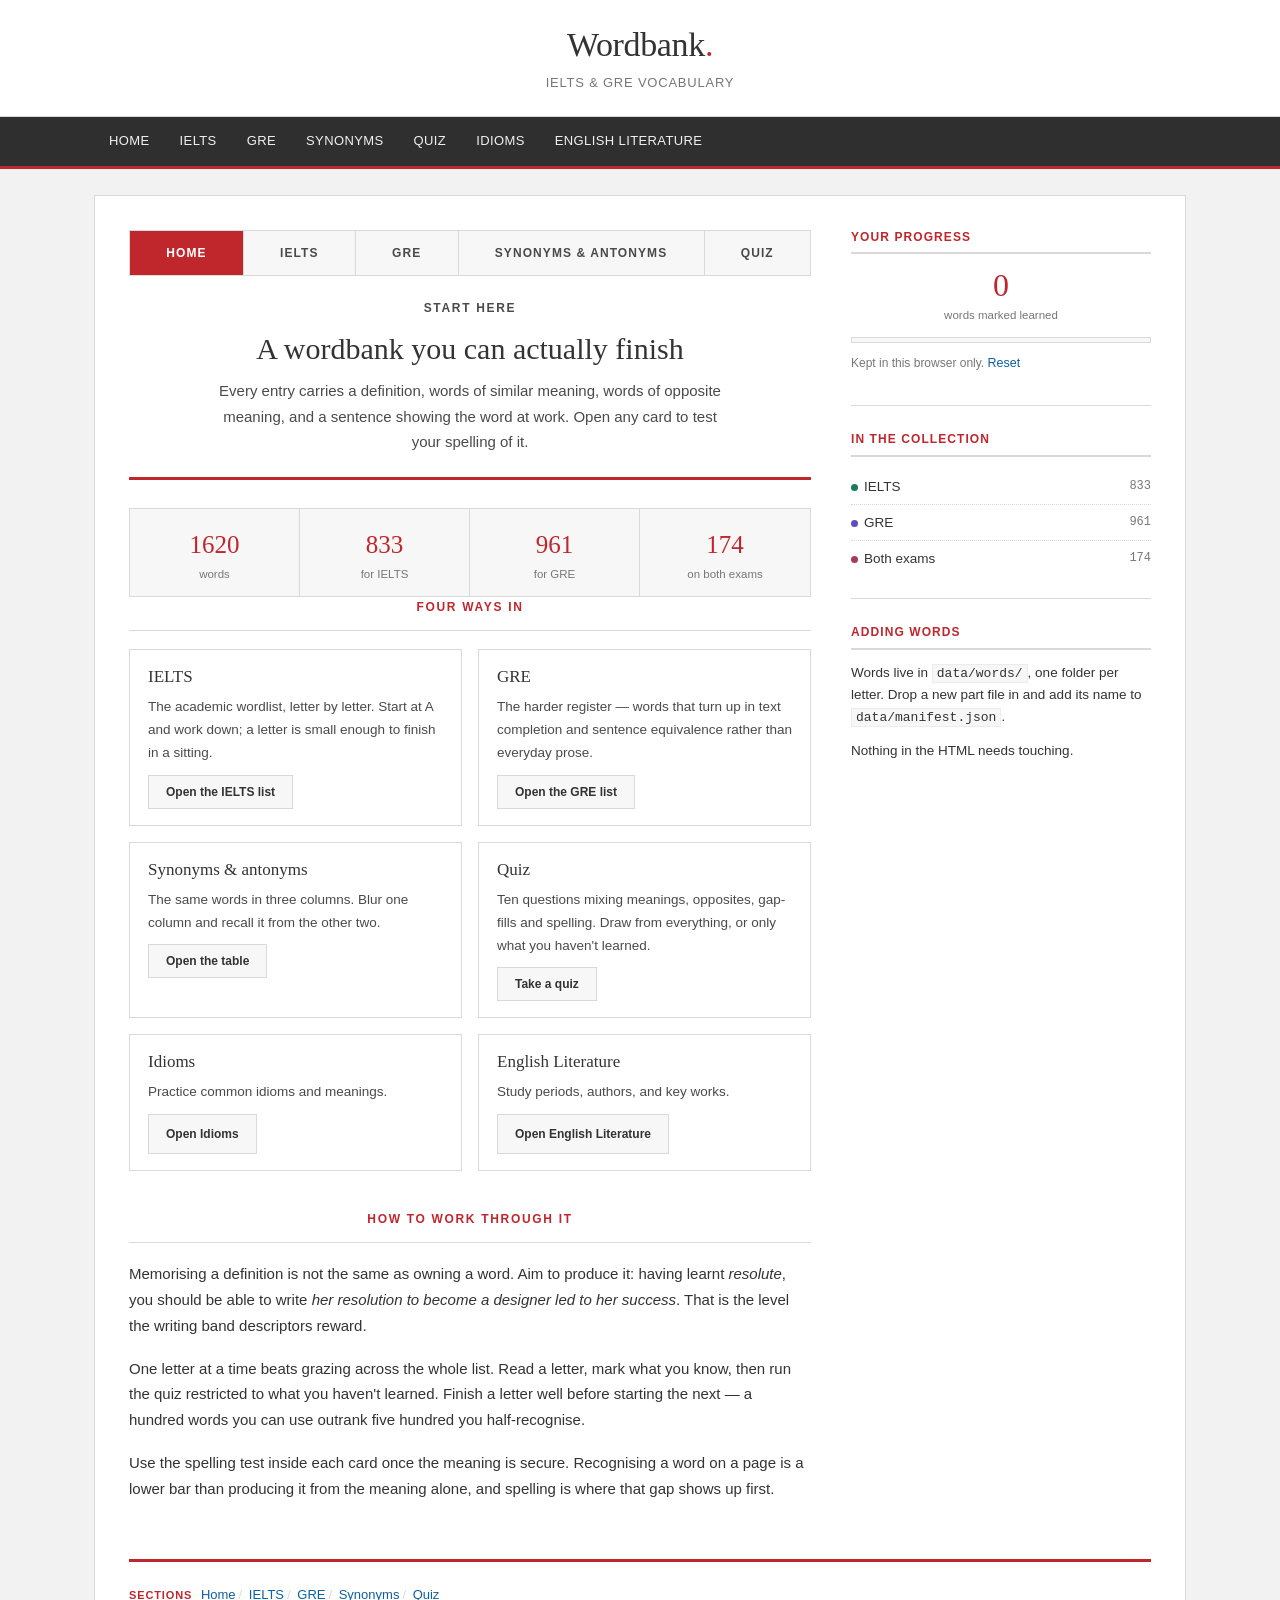
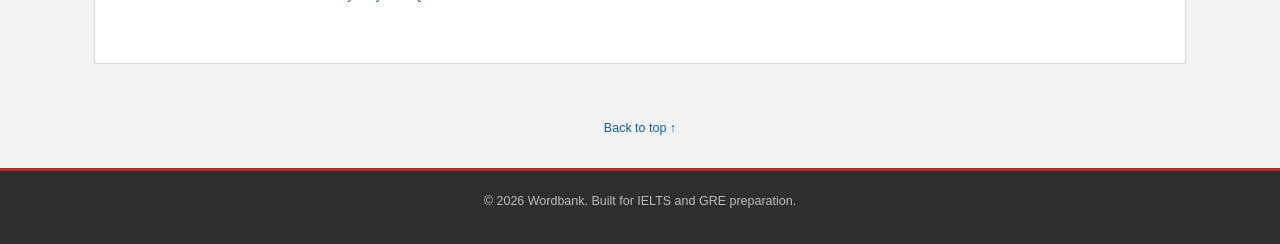
<file: index.html>
<!DOCTYPE html>
<html lang="en">
<head>
<meta charset="utf-8">
<meta name="viewport" content="width=device-width, initial-scale=1">
<title>IELTS &amp; GRE vocabulary</title>
<meta name="description" content="Academic vocabulary for IELTS and GRE — definitions, synonyms, antonyms, example sentences, a spelling drill and a quiz.">
<link rel="stylesheet" href="assets/style.css">
<link rel="stylesheet" href="assets/vocab.css">
</head>

<body data-page="vocab" id="top">

<header class="site-header">
  <div class="wrap">
    <a class="brand" href="index.html">Wordbank<span class="dot">.</span></a>
    <p class="site-tagline">IELTS &amp; GRE vocabulary</p>
  </div>
</header>

<nav class="site-nav" aria-label="Main">
  <div class="wrap">
    <button class="nav-burger" id="navBurger" aria-expanded="false" aria-controls="navLinks">Menu</button>
    <ul class="nav-links" id="navLinks">
      <li><a href="#" data-go="home">Home</a></li>
      <li><a href="#" data-go="ielts">IELTS</a></li>
      <li><a href="#" data-go="gre">GRE</a></li>
      <li><a href="#" data-go="pairs">Synonyms</a></li>
      <li><a href="#" data-go="quiz">Quiz</a></li>
      <li><a href="idioms.html">Idioms</a></li>
      <li><a href="english-literature.html">English Literature</a></li>
    </ul>
  </div>
</nav>

<main>
<div class="wrap">
<div id="page-main">

  <!-- Shown until the JSON loads, and left in place if it can't. -->
  <div class="state-panel" id="bootState">
    <h3 id="bootTitle">Loading the wordbank</h3>
    <p id="bootMsg">Reading data/manifest.json.</p>
  </div>

  <div id="app" class="is-hidden">

    <div class="tabs" role="tablist" aria-label="Sections">
      <button role="tab" id="tab-home"  aria-controls="panel-home"  aria-selected="true">Home</button>
      <button role="tab" id="tab-ielts" aria-controls="browseTools" aria-selected="false">IELTS</button>
      <button role="tab" id="tab-gre"   aria-controls="browseTools"   aria-selected="false">GRE</button>
      <button role="tab" id="tab-pairs" aria-controls="browseTools" aria-selected="false">Synonyms &amp; antonyms</button>
      <button role="tab" id="tab-quiz"  aria-controls="panel-quiz"  aria-selected="false">Quiz</button>
    </div>

    <!-- Shared browsing controls: letter rail, search, filters. Hidden on
         Home and Quiz. -->
    <div id="browseTools" class="is-hidden" role="tabpanel">
      <div class="letter-rail" id="rail"></div>
      <div class="toolbar">
        <input type="search" id="q" placeholder="Search a word, meaning or synonym" aria-label="Search words">
        <select id="fPos" aria-label="Filter by word type"><option value="">All word types</option></select>
        <select id="fShow" aria-label="Filter by progress">
          <option value="">Learned and not</option>
          <option value="unlearned">Not learned yet</option>
          <option value="learned">Learned only</option>
        </select>
      </div>
      <div class="result-line">
        <span id="count">&nbsp;</span>
        <span id="pairTools" class="is-hidden">
          <label for="pairHide">Drill:</label>
          <select id="pairHide" style="font:inherit;font-size:12.5px;padding:3px 6px;border:1px solid var(--rule);">
            <option value="none">show everything</option>
            <option value="syn">blur the synonyms</option>
            <option value="ant">blur the opposites</option>
          </select>
        </span>
      </div>
      <p id="busy" class="muted is-hidden" style="font-size:12.5px;">Loading words…</p>

      <!-- One results area, shared by IELTS, GRE and Synonyms. The tab
           decides which of the two renderers fills it. -->
      <div class="word-grid" id="grid"></div>
      <div id="pairs" class="is-hidden"></div>
      <div class="load-more is-hidden" id="moreWrap"><button class="btn" id="more">Show 40 more</button></div>
    </div>

    <!-- HOME ----------------------------------------------------------- -->
    <section id="panel-home" role="tabpanel" aria-labelledby="tab-home">
      <div class="page-head">
        <p class="eyebrow">Start here</p>
        <h1>A wordbank you can actually finish</h1>
        <p>Every entry carries a definition, words of similar meaning, words of opposite meaning, and a sentence showing the word at work. Open any card to test your spelling of it.</p>
      </div>

      <div class="stat-rail">
        <div class="stat-well"><span class="n" id="tWords">0</span><span class="l">words</span></div>
        <div class="stat-well"><span class="n" id="tIelts">0</span><span class="l">for IELTS</span></div>
        <div class="stat-well"><span class="n" id="tGre">0</span><span class="l">for GRE</span></div>
        <div class="stat-well"><span class="n" id="tBoth">0</span><span class="l">on both exams</span></div>
      </div>

      <section>
        <p class="eyebrow">Four ways in</p>
        <div class="how-grid">
          <div class="how-card">
            <h3>IELTS</h3>
            <p>The academic wordlist, letter by letter. Start at A and work down; a letter is small enough to finish in a sitting.</p>
            <button class="btn" data-go="ielts">Open the IELTS list</button>
          </div>
          <div class="how-card">
            <h3>GRE</h3>
            <p>The harder register — words that turn up in text completion and sentence equivalence rather than everyday prose.</p>
            <button class="btn" data-go="gre">Open the GRE list</button>
          </div>
          <div class="how-card">
            <h3>Synonyms &amp; antonyms</h3>
            <p>The same words in three columns. Blur one column and recall it from the other two.</p>
            <button class="btn" data-go="pairs">Open the table</button>
          </div>
          <div class="how-card">
            <h3>Quiz</h3>
            <p>Ten questions mixing meanings, opposites, gap-fills and spelling. Draw from everything, or only what you haven't learned.</p>
            <button class="btn" data-go="quiz">Take a quiz</button>
          </div>
          <div class="how-card">
  <h3>Idioms</h3>
  <p>Practice common idioms and meanings.</p>
  <a class="btn" href="idioms.html">Open Idioms</a>
</div>

<div class="how-card">
  <h3>English Literature</h3>
  <p>Study periods, authors, and key works.</p>
  <a class="btn" href="english-literature.html">Open English Literature</a>
</div>
        </div>
      </section>

      <section>
        <p class="eyebrow">How to work through it</p>
        <p>Memorising a definition is not the same as owning a word. Aim to produce it: having learnt <em>resolute</em>, you should be able to write <em>her resolution to become a designer led to her success</em>. That is the level the writing band descriptors reward.</p>
        <p>One letter at a time beats grazing across the whole list. Read a letter, mark what you know, then run the quiz restricted to what you haven't learned. Finish a letter well before starting the next — a hundred words you can use outrank five hundred you half-recognise.</p>
        <p>Use the spelling test inside each card once the meaning is secure. Recognising a word on a page is a lower bar than producing it from the meaning alone, and spelling is where that gap shows up first.</p>
      </section>
    </section>

    <!-- QUIZ ------------------------------------------------------------ -->
    <section id="panel-quiz" role="tabpanel" aria-labelledby="tab-quiz" hidden>
      <div class="quiz-stage" id="quizStage"></div>
    </section>

  </div><!-- /#app -->

  <!-- SIDEBAR ---------------------------------------------------------- -->
  <aside class="sidebar">
    <div class="widget">
      <h4>Your progress</h4>
      <div class="progress-fig">
        <span class="n" id="knownN">0</span>
        <span class="l">words marked learned</span>
      </div>
      <div class="meter-track"><div class="meter-fill" id="knownBar"></div></div>
      <p class="muted" style="font-size:12px;margin-top:10px;">Kept in this browser only.
        <button class="link-btn" id="resetProgress">Reset</button>
      </p>
    </div>

    <div class="widget">
      <h4>In the collection</h4>
      <ul>
        <li class="legend-key"><span><span class="tag-dot project"></span>IELTS</span><span class="n" id="nIelts">0</span></li>
        <li class="legend-key"><span><span class="tag-dot publication"></span>GRE</span><span class="n" id="nGre">0</span></li>
        <li class="legend-key"><span><span class="tag-dot experience"></span>Both exams</span><span class="n" id="nBoth">0</span></li>
      </ul>
    </div>

    <div class="widget">
      <h4>Adding words</h4>
      <p>Words live in <code>data/words/</code>, one folder per letter. Drop a new part file in and add its name to <code>data/manifest.json</code>.</p>
      <p>Nothing in the HTML needs touching.</p>
    </div>
  </aside>

  <div class="page-nav">
    <p class="page-nav-browse">
      <span class="pn-label">Sections</span>
      <a href="#" data-go="home">Home</a><span class="pn-sep">/</span>
      <a href="#" data-go="ielts">IELTS</a><span class="pn-sep">/</span>
      <a href="#" data-go="gre">GRE</a><span class="pn-sep">/</span>
      <a href="#" data-go="pairs">Synonyms</a><span class="pn-sep">/</span>
      <a href="#" data-go="quiz">Quiz</a>
    </p>
  </div>

</div><!-- /#page-main -->
</div><!-- /.wrap -->
</main>

<p class="to-top"><a href="#top">Back to top &uarr;</a></p>

<footer class="site-footer">
  <div class="wrap">
    <p>&copy; <span id="yr"></span> Wordbank. Built for IELTS and GRE preparation.</p>
  </div>
</footer>

<!-- WORD CARD -->
<div class="modal-overlay" id="overlay" role="dialog" aria-modal="true" aria-label="Word card">
  <div class="modal-panel word-detail">
    <button class="modal-close" id="closeCard" aria-label="Close">&times;</button>
    <div id="cardBody"></div>
  </div>
</div>

<script src="assets/app.js"></script>
</body>
</html>
</file>
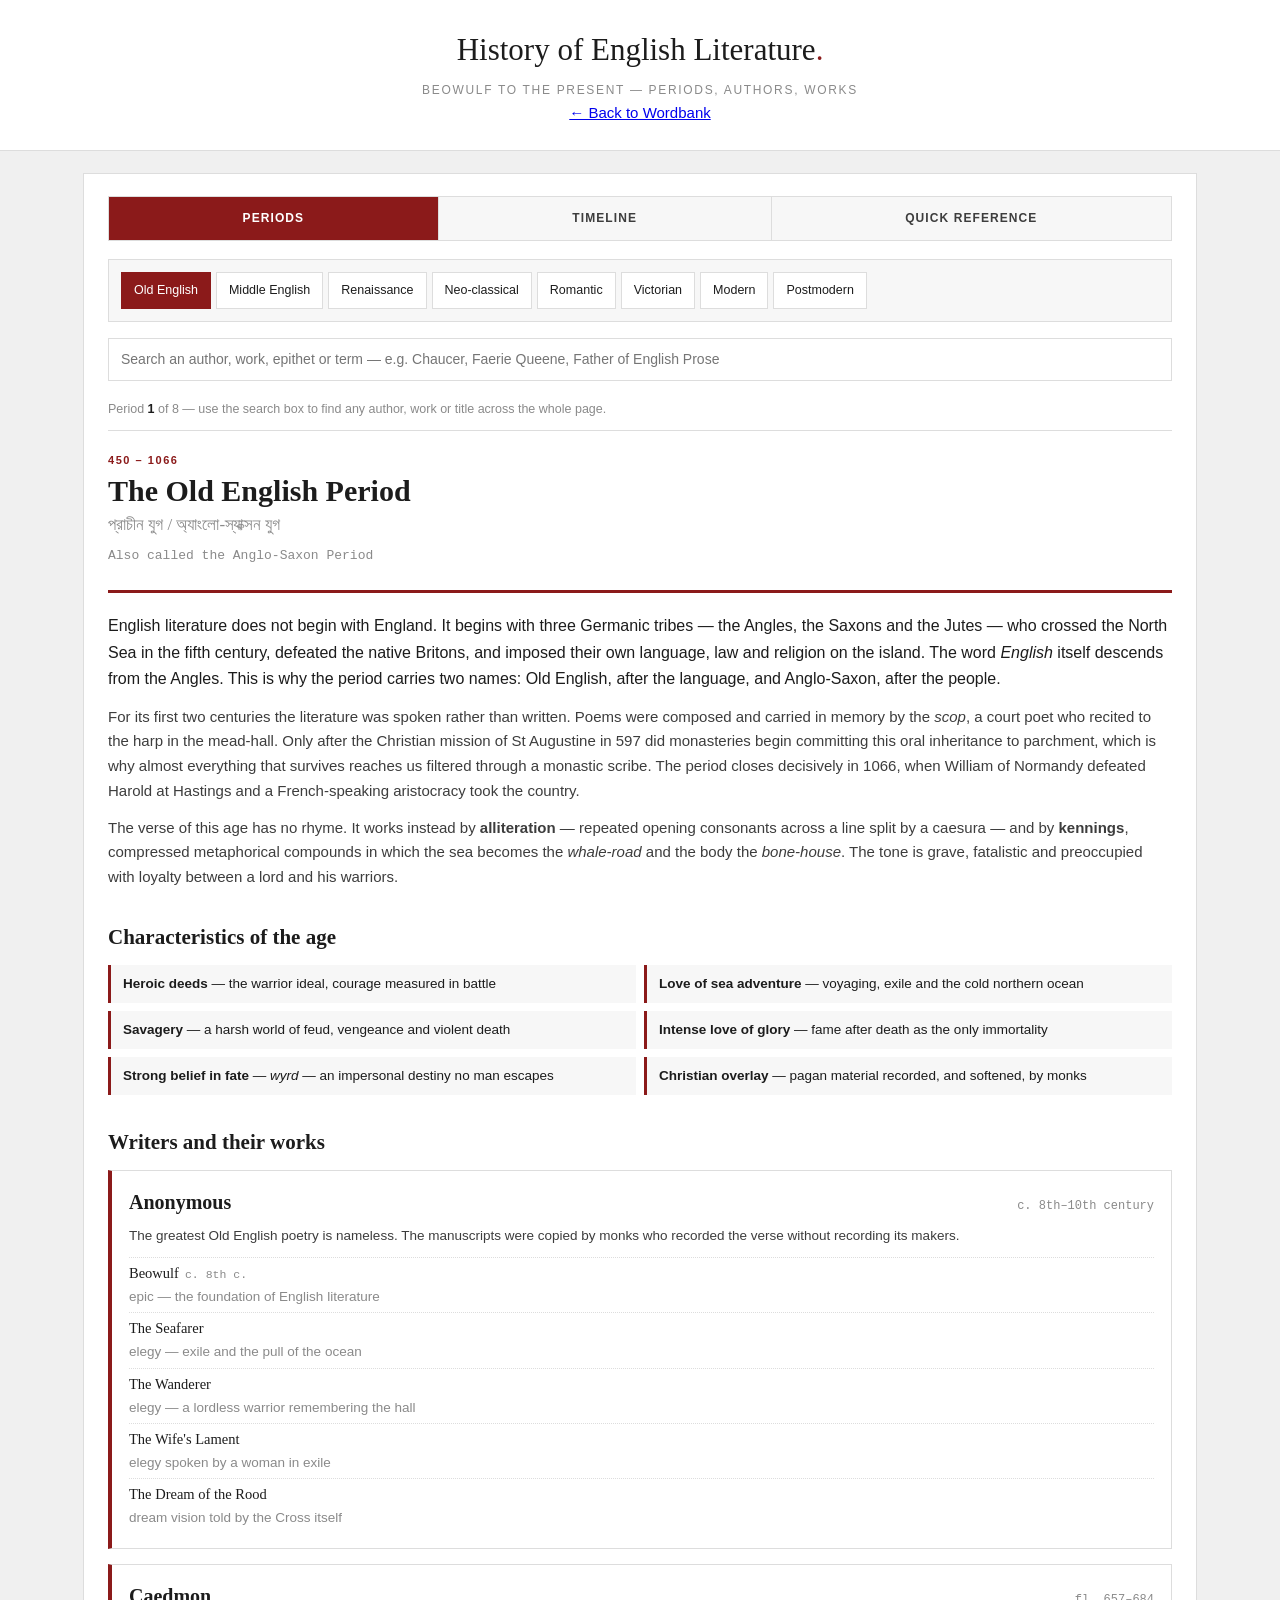
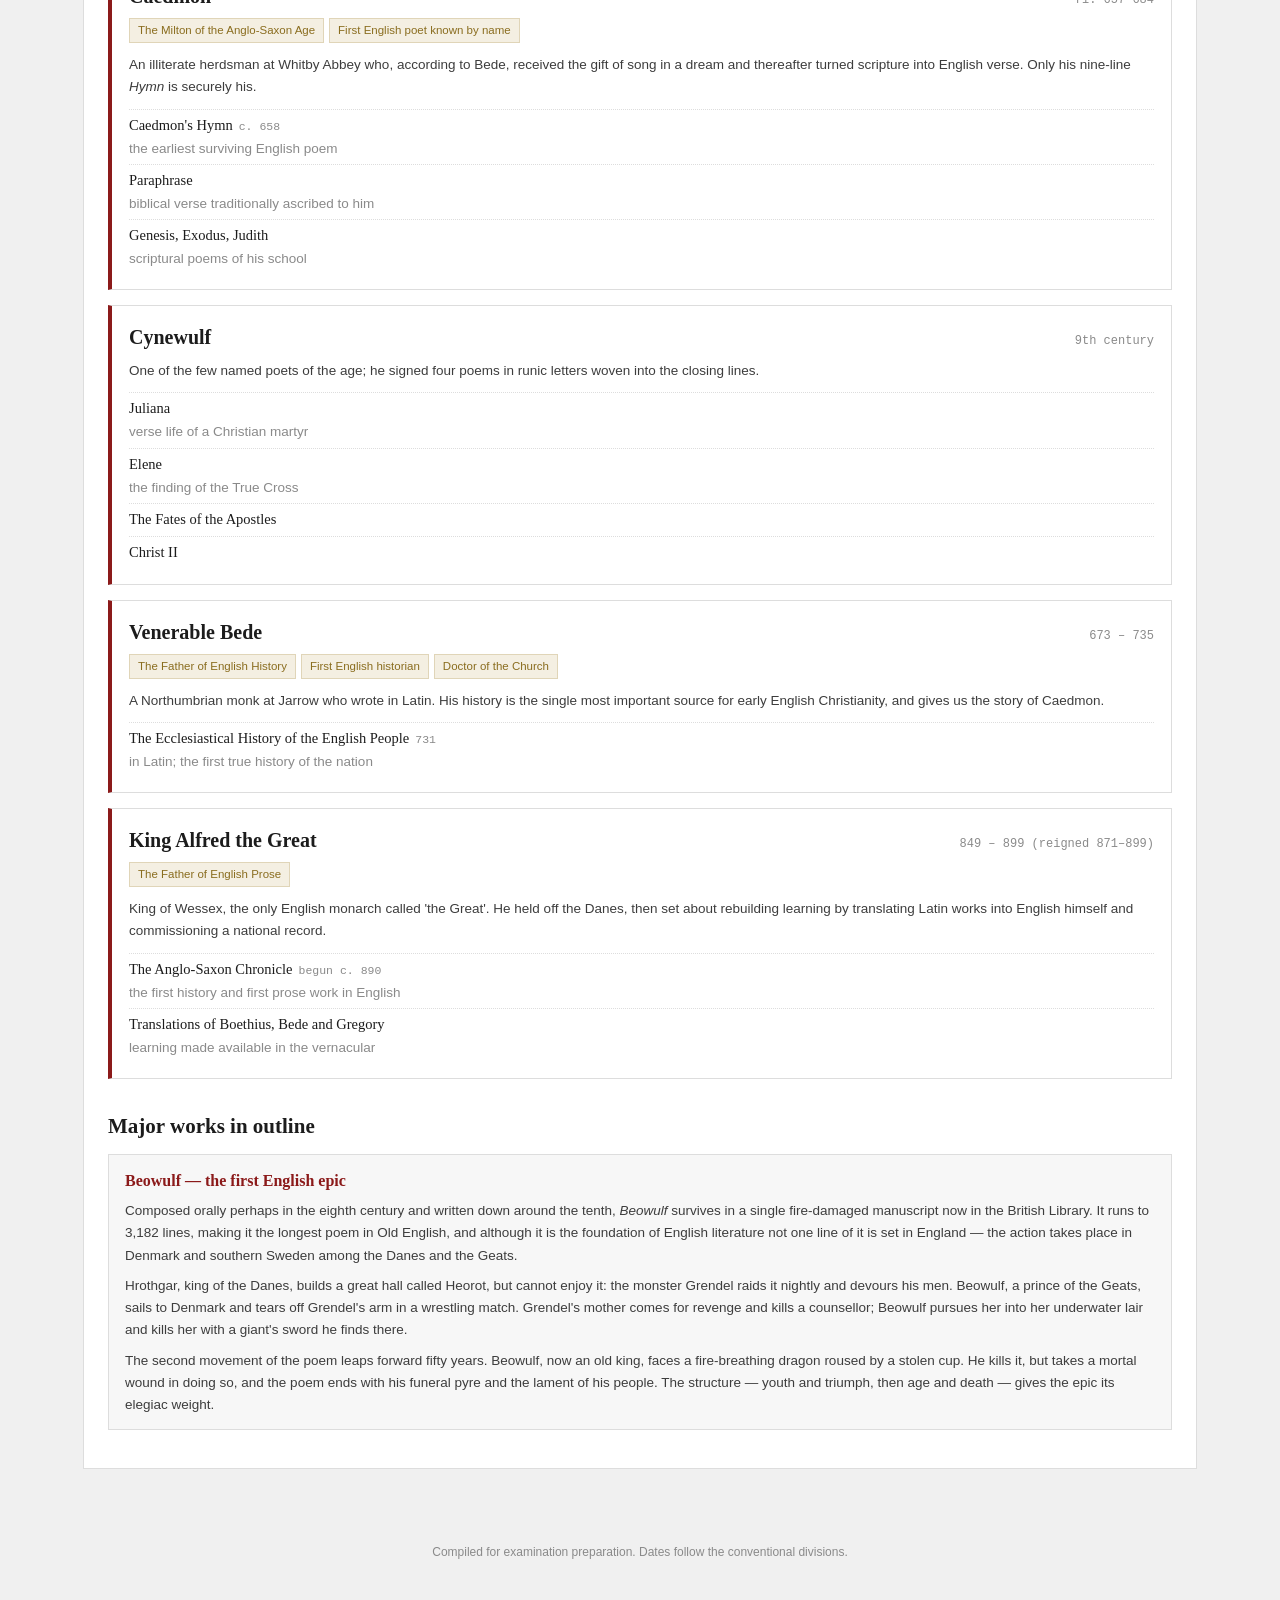
<file: english-literature.html>
<!DOCTYPE html>
<html lang="en">
<head>
<meta charset="utf-8">
<meta name="viewport" content="width=device-width, initial-scale=1">
<title>History of English Literature — periods, authors, works</title>
<meta name="description" content="A period-by-period history of English literature from Beowulf to the present: dates, characteristics, major authors, key works and the epithets examiners ask about.">
<style>
/* ==========================================================================
   Self-contained. Drop it next to style.css and delete the :root block if you
   want the page to inherit your site's tokens instead.
   ========================================================================== */
:root{
  --canvas:#fff; --tint:#f7f7f7; --ink:#1c1c1c; --ink-soft:#3d3d3d;
  --muted:#8a8a8a; --rule:#ddd; --rule-soft:#ececec;
  --red:#8b1a1a; --link:#1a4d8f; --green:#2c6e49; --gold:#8a6d1f;
  --font-head:Georgia,'Times New Roman',serif;
  --font-body:-apple-system,BlinkMacSystemFont,'Segoe UI',Roboto,sans-serif;
  --font-mono:ui-monospace,SFMono-Regular,Menlo,monospace;
}
*{box-sizing:border-box}
body{margin:0;background:#f0f0f0;color:var(--ink);font-family:var(--font-body);font-size:15px;line-height:1.65}
.wrap{max-width:1150px;margin:0 auto;padding:0 18px}

.site-header{background:var(--canvas);border-bottom:1px solid var(--rule);padding:24px 0;text-align:center}
.brand{font-family:var(--font-head);font-size:31px;color:var(--ink);text-decoration:none}
.brand .dot{color:var(--red)}
.tagline{font-size:12px;letter-spacing:.14em;text-transform:uppercase;color:var(--muted);margin:6px 0 0}
main{padding:22px 0 50px}
.panel{background:var(--canvas);border:1px solid var(--rule);padding:22px 24px}

/* tabs */
.tabs{display:flex;flex-wrap:wrap;border:1px solid var(--rule);margin-bottom:18px}
.tabs button{flex:1 1 auto;font:inherit;font-size:12px;font-weight:bold;letter-spacing:.09em;
  text-transform:uppercase;padding:12px 14px;background:var(--tint);color:var(--ink-soft);
  border:0;border-right:1px solid var(--rule);cursor:pointer}
.tabs button:last-child{border-right:0}
.tabs button:hover{color:var(--red)}
.tabs button[aria-selected="true"]{background:var(--red);color:#fff}

/* period rail */
.rail{display:flex;flex-wrap:wrap;gap:5px;padding:12px;background:var(--tint);border:1px solid var(--rule);margin-bottom:16px}
.rail button{font:inherit;font-size:12.5px;padding:7px 12px;border:1px solid var(--rule);
  background:var(--canvas);color:var(--ink);cursor:pointer}
.rail button:hover{border-color:var(--red);color:var(--red)}
.rail button[aria-pressed="true"]{background:var(--red);border-color:var(--red);color:#fff}

.searchbar{display:flex;gap:10px;margin-bottom:18px}
.searchbar input{flex:1;font:inherit;font-size:14px;padding:9px 12px;border:1px solid var(--rule);background:var(--canvas)}
.hint{font-size:12.5px;color:var(--muted);padding-bottom:10px;border-bottom:1px solid var(--rule);margin-bottom:20px}
.hint strong{color:var(--ink)}

/* period header */
.period-head{border-bottom:3px solid var(--red);padding-bottom:12px;margin-bottom:20px}
.period-kicker{font-size:11px;font-weight:bold;letter-spacing:.14em;text-transform:uppercase;color:var(--red);margin:0 0 4px}
.period-head h2{font-family:var(--font-head);font-size:30px;margin:0;line-height:1.2}
.period-head .bn{font-family:var(--font-head);font-size:17px;color:var(--muted);margin:2px 0 0}
.period-dates{font-family:var(--font-mono);font-size:13px;color:var(--muted);margin-top:6px}

h3{font-family:var(--font-head);font-size:21px;margin:26px 0 10px;padding-top:4px}
h4{font-family:var(--font-head);font-size:17px;margin:20px 0 8px}
p{margin:0 0 12px;color:var(--ink-soft)}
.lead{font-size:16px;color:var(--ink)}

.traits{display:grid;grid-template-columns:repeat(2,minmax(0,1fr));gap:8px;list-style:none;padding:0;margin:0 0 16px}
.traits li{background:var(--tint);border-left:3px solid var(--red);padding:8px 12px;font-size:13.5px}
.traits b{color:var(--ink)}

table{width:100%;border-collapse:collapse;margin:0 0 18px;font-size:13.5px}
th,td{border:1px solid var(--rule);padding:9px 11px;text-align:left;vertical-align:top}
th{background:#2b2b2b;color:#fff;font-size:11px;letter-spacing:.08em;text-transform:uppercase;font-weight:bold}
tbody tr:nth-child(even){background:#fafafa}
td .w{font-family:var(--font-head);font-size:14.5px}

/* author card */
.author{border:1px solid var(--rule);border-left:4px solid var(--red);padding:15px 17px;margin:0 0 15px;background:var(--canvas)}
.author-top{display:flex;justify-content:space-between;align-items:baseline;gap:12px;flex-wrap:wrap;margin-bottom:4px}
.author-name{font-family:var(--font-head);font-size:20px;margin:0}
.author-dates{font-family:var(--font-mono);font-size:12px;color:var(--muted)}
.epithet{display:inline-block;background:#f4efe2;border:1px solid #e0d5b8;color:var(--gold);
  font-size:11.5px;padding:2px 8px;margin:0 5px 5px 0}
.works{margin:10px 0 0;padding:0;list-style:none;font-size:13.5px}
.works li{padding:4px 0;border-top:1px dotted var(--rule)}
.works .t{font-family:var(--font-head);font-size:14.5px;color:var(--ink)}
.works .y{font-family:var(--font-mono);font-size:11.5px;color:var(--muted);margin-left:6px}
.works .g{color:var(--muted)}

.plot{background:var(--tint);border:1px solid var(--rule);padding:13px 16px;margin:0 0 16px}
.plot h5{font-family:var(--font-head);font-size:16px;margin:0 0 6px;color:var(--red)}
.plot p{font-size:13.5px;margin-bottom:8px}
.plot p:last-child{margin-bottom:0}
.quote{border-left:3px solid var(--red);padding:4px 0 4px 14px;margin:12px 0;font-family:var(--font-head);
  font-style:italic;font-size:14.5px;color:var(--ink-soft)}

.callout{background:#f4f7fa;border:1px solid #d3e0ec;padding:13px 16px;margin:16px 0;font-size:13.5px}
.callout b{color:var(--link)}

/* quick reference */
.qr-controls{display:flex;gap:10px;align-items:center;flex-wrap:wrap;margin-bottom:14px}
.btn{font:inherit;font-size:13px;padding:8px 16px;border:1px solid var(--rule);background:var(--canvas);color:var(--ink);cursor:pointer}
.btn:hover{border-color:var(--red);color:var(--red)}
table.hideAns td.ans{color:transparent;background:#efefef;cursor:pointer;user-select:none}
table.hideAns td.ans.open{color:inherit;background:inherit}

.empty{border:1px solid var(--rule);background:var(--tint);padding:26px;text-align:center;color:var(--ink-soft)}
.is-hidden{display:none!important}
footer{text-align:center;font-size:12px;color:var(--muted);padding:24px 0 40px}
mark{background:#fff2a8;color:inherit}

@media(max-width:860px){
  .traits{grid-template-columns:minmax(0,1fr)}
  .tabs button{flex:1 1 50%}
  .period-head h2{font-size:24px}
  table{font-size:12.5px}
  th,td{padding:7px 8px}
}
</style>
</head>
<body id="top">

<header class="site-header">
  <div class="wrap">
    <a class="brand" href="#top">History of English Literature<span class="dot">.</span></a>
    <p class="tagline">Beowulf to the present — periods, authors, works</p>
     <a href="index.html">← Back to Wordbank</a>
  </div>
</header>

<main>
   
<div class="wrap">
  <div class="panel">

    <div class="tabs" role="tablist">
      <button role="tab" id="tab-periods" aria-selected="true">Periods</button>
      <button role="tab" id="tab-timeline" aria-selected="false">Timeline</button>
      <button role="tab" id="tab-ref" aria-selected="false">Quick reference</button>
    </div>

    <!-- PERIODS ============================================================ -->
    <section id="panel-periods">
      <div class="rail" id="rail"></div>
      <div class="searchbar">
        <input type="search" id="q" placeholder="Search an author, work, epithet or term — e.g. Chaucer, Faerie Queene, Father of English Prose">
      </div>
      <p class="hint" id="hint">&nbsp;</p>
      <div id="content"></div>
    </section>

    <!-- TIMELINE =========================================================== -->
    <section id="panel-timeline" class="is-hidden">
      <div class="period-head">
        <p class="period-kicker">At a glance</p>
        <h2>The periods and their dates</h2>
        <p class="period-dates">Following the division set out by M. H. Abrams in <em>A Glossary of Literary Terms</em></p>
      </div>
      <p>Period boundaries are conveniences, not facts. Historians disagree by a decade here or there, and the same stretch of years often carries two names at once — the Shakespearean Age sits inside the Elizabethan, the Puritan Age overlaps the Caroline and the Commonwealth. The dates below are the ones most commonly set in examinations.</p>
      <table>
        <thead><tr><th style="width:44px">#</th><th>Period</th><th style="width:120px">Dates</th><th>Named after</th></tr></thead>
        <tbody id="tl"></tbody>
      </table>
      <div class="callout">
        <b>Why the names differ.</b> English literary periods are named in three ways: after a monarch (Elizabethan, Jacobean, Caroline, Victorian, Edwardian), after a dominant writer (the Age of Chaucer, of Dryden, of Pope, of Johnson), or after a movement or historical condition (Renaissance, Restoration, Romantic, Modern). Where a period has two names, an examiner may use either.
      </div>
    </section>

    <!-- QUICK REFERENCE ==================================================== -->
    <section id="panel-ref" class="is-hidden">
      <div class="period-head">
        <p class="period-kicker">High-yield</p>
        <h2>Epithets, firsts and fathers</h2>
        <p class="period-dates">The titles and "firsts" that questions turn on</p>
      </div>
      <div class="qr-controls">
        <button class="btn" id="toggleAns">Hide the answers</button>
        <span style="font-size:12.5px;color:var(--muted)" id="qrHint">Tap a hidden cell to reveal it</span>
      </div>

      <h3>Titles given to writers</h3>
      <table id="t-epithets"><thead><tr><th style="width:46%">Title</th><th>Writer</th></tr></thead><tbody></tbody></table>

      <h3>Firsts in English literature</h3>
      <table id="t-firsts"><thead><tr><th style="width:46%">The first…</th><th>Answer</th></tr></thead><tbody></tbody></table>

      <h3>Who wrote what</h3>
      <table id="t-works"><thead><tr><th style="width:46%">Work</th><th>Author</th></tr></thead><tbody></tbody></table>

      <h3>Famous lines and their source</h3>
      <table id="t-quotes"><thead><tr><th style="width:56%">Line</th><th>Source</th></tr></thead><tbody></tbody></table>
    </section>

  </div>
</div>
</main>

<footer>Compiled for examination preparation. Dates follow the conventional divisions.</footer>

<script>
/* ==========================================================================
   All content lives in PERIODS. Add an author by pushing to a period's
   `authors` array; add a period by pushing to PERIODS.
   ========================================================================== */
var PERIODS = [
{
id:"old", nav:"Old English", title:"The Old English Period", bn:"প্রাচীন যুগ / অ্যাংলো-স্যাক্সন যুগ",
dates:"450 – 1066", also:"Also called the Anglo-Saxon Period",
named:"The Angles and Saxons, Germanic tribes who settled Britain",
intro:[
"English literature does not begin with England. It begins with three Germanic tribes — the Angles, the Saxons and the Jutes — who crossed the North Sea in the fifth century, defeated the native Britons, and imposed their own language, law and religion on the island. The word <em>English</em> itself descends from the Angles. This is why the period carries two names: Old English, after the language, and Anglo-Saxon, after the people.",
"For its first two centuries the literature was spoken rather than written. Poems were composed and carried in memory by the <em>scop</em>, a court poet who recited to the harp in the mead-hall. Only after the Christian mission of St Augustine in 597 did monasteries begin committing this oral inheritance to parchment, which is why almost everything that survives reaches us filtered through a monastic scribe. The period closes decisively in 1066, when William of Normandy defeated Harold at Hastings and a French-speaking aristocracy took the country.",
"The verse of this age has no rhyme. It works instead by <strong>alliteration</strong> — repeated opening consonants across a line split by a caesura — and by <strong>kennings</strong>, compressed metaphorical compounds in which the sea becomes the <em>whale-road</em> and the body the <em>bone-house</em>. The tone is grave, fatalistic and preoccupied with loyalty between a lord and his warriors."
],
traits:[
["Heroic deeds","the warrior ideal, courage measured in battle"],
["Love of sea adventure","voyaging, exile and the cold northern ocean"],
["Savagery","a harsh world of feud, vengeance and violent death"],
["Intense love of glory","fame after death as the only immortality"],
["Strong belief in fate","<em>wyrd</em> — an impersonal destiny no man escapes"],
["Christian overlay","pagan material recorded, and softened, by monks"]
],
authors:[
{name:"Anonymous", dates:"c. 8th–10th century", ep:[],
 note:"The greatest Old English poetry is nameless. The manuscripts were copied by monks who recorded the verse without recording its makers.",
 works:[["Beowulf","c. 8th c.","epic — the foundation of English literature"],
        ["The Seafarer","","elegy — exile and the pull of the ocean"],
        ["The Wanderer","","elegy — a lordless warrior remembering the hall"],
        ["The Wife's Lament","","elegy spoken by a woman in exile"],
        ["The Dream of the Rood","","dream vision told by the Cross itself"]]},
{name:"Caedmon", dates:"fl. 657–684", ep:["The Milton of the Anglo-Saxon Age","First English poet known by name"],
 note:"An illiterate herdsman at Whitby Abbey who, according to Bede, received the gift of song in a dream and thereafter turned scripture into English verse. Only his nine-line <em>Hymn</em> is securely his.",
 works:[["Caedmon's Hymn","c. 658","the earliest surviving English poem"],
        ["Paraphrase","","biblical verse traditionally ascribed to him"],
        ["Genesis, Exodus, Judith","","scriptural poems of his school"]]},
{name:"Cynewulf", dates:"9th century", ep:[],
 note:"One of the few named poets of the age; he signed four poems in runic letters woven into the closing lines.",
 works:[["Juliana","","verse life of a Christian martyr"],
        ["Elene","","the finding of the True Cross"],
        ["The Fates of the Apostles","",""],
        ["Christ II","",""]]},
{name:"Venerable Bede", dates:"673 – 735", ep:["The Father of English History","First English historian","Doctor of the Church"],
 note:"A Northumbrian monk at Jarrow who wrote in Latin. His history is the single most important source for early English Christianity, and gives us the story of Caedmon.",
 works:[["The Ecclesiastical History of the English People","731","in Latin; the first true history of the nation"]]},
{name:"King Alfred the Great", dates:"849 – 899 (reigned 871–899)", ep:["The Father of English Prose"],
 note:"King of Wessex, the only English monarch called 'the Great'. He held off the Danes, then set about rebuilding learning by translating Latin works into English himself and commissioning a national record.",
 works:[["The Anglo-Saxon Chronicle","begun c. 890","the first history and first prose work in English"],
        ["Translations of Boethius, Bede and Gregory","","learning made available in the vernacular"]]}
],
plots:[
{t:"Beowulf — the first English epic",
 p:["Composed orally perhaps in the eighth century and written down around the tenth, <em>Beowulf</em> survives in a single fire-damaged manuscript now in the British Library. It runs to 3,182 lines, making it the longest poem in Old English, and although it is the foundation of English literature not one line of it is set in England — the action takes place in Denmark and southern Sweden among the Danes and the Geats.",
    "Hrothgar, king of the Danes, builds a great hall called Heorot, but cannot enjoy it: the monster Grendel raids it nightly and devours his men. Beowulf, a prince of the Geats, sails to Denmark and tears off Grendel's arm in a wrestling match. Grendel's mother comes for revenge and kills a counsellor; Beowulf pursues her into her underwater lair and kills her with a giant's sword he finds there.",
    "The second movement of the poem leaps forward fifty years. Beowulf, now an old king, faces a fire-breathing dragon roused by a stolen cup. He kills it, but takes a mortal wound in doing so, and the poem ends with his funeral pyre and the lament of his people. The structure — youth and triumph, then age and death — gives the epic its elegiac weight."]}
],
extra:""
},

{
id:"middle", nav:"Middle English", title:"The Middle English Period", bn:"মধ্যযুগ",
dates:"1066 – 1500", also:"Divided into the Anglo-Norman Period, the Age of Chaucer and the Barren Age",
named:"The transitional state of the language between Old and Modern English",
intro:[
"The Norman Conquest of 1066 did to English what no invasion has done since: it removed the language from public life. For roughly three hundred years the court spoke French, the church and the scholars wrote Latin, and English survived as the unwritten speech of the conquered majority. When it re-emerged as a literary language in the fourteenth century it had been transformed — its inflections worn away, its vocabulary flooded with French words, its poetry newly willing to rhyme.",
"The period is conventionally divided in three. The <strong>Anglo-Norman Period</strong> (1066–1350) produced little in English itself. The <strong>Age of Chaucer</strong> (1340–1400) is the summit, when Geoffrey Chaucer proved that the London dialect could carry poetry equal to anything in Europe. The <strong>Barren Age</strong> (1400–1485) that follows is a genuine trough: Chaucer's imitators had his manner without his intelligence, and little of lasting value was written until the Renaissance arrived.",
"Two forces shape the writing. Religion remains dominant, but after about 1350 a secular literature emerges alongside it — Chaucer's pilgrims are on a religious journey and tell almost entirely worldly tales. And the code of <strong>chivalry</strong>, imported with the Normans, supplies the romance: knights, quests, courtly love and the matter of King Arthur."
],
traits:[
["Love","courtly love — the knight's idealised service to a lady"],
["Religion","church-centred writing, allegory, saints' lives"],
["Chivalry","the knightly code, quest romance, Arthurian matter"],
["French and Latin influence","vocabulary, verse forms and subject matter"],
["The rise of rhyme","alliterative verse gives way to rhymed stanzas"],
["Emerging realism","Chaucer's pilgrims as observed social types"]
],
authors:[
{name:"Geoffrey Chaucer", dates:"c. 1340 – 1400", ep:["The Father of English Poetry","The Father of English Literature","First National Poet of England","The Morning Star of the Renaissance"],
 note:"Born in London, a soldier under Edward III, later a customs official and diplomat whose travels took him to Italy, where Dante, Petrarch and Boccaccio changed his idea of what poetry could do. He was the first writer buried in what became Poets' Corner, Westminster Abbey — his tomb is why it exists.",
 works:[["The Canterbury Tales","c. 1387–1400","his masterpiece; unfinished"],
        ["Troilus and Criseyde","c. 1385","his first complete long work"],
        ["The Book of the Duchess","c. 1370","elegy for Blanche of Lancaster"],
        ["The House of Fame","c. 1380","dream vision"],
        ["The Parliament of Fowls","c. 1382","dream vision; birds choose mates"],
        ["The Legend of Good Women","c. 1386",""]]},
{name:"William Langland", dates:"c. 1332 – 1386", ep:[],
 note:"A poet of protest who wrote in the old alliterative measure rather than the new rhymed verse. His target was the corruption of the clergy and the neglect of the poor.",
 works:[["Piers Plowman","1362","allegorical dream vision; social satire"]]},
{name:"John Wycliffe", dates:"c. 1320 – 1384", ep:["The Morning Star of the Reformation","Father of English Prose (a title also given to Alfred)"],
 note:"A theologian who attacked the wealth and authority of the church and insisted that ordinary people should be able to read scripture themselves. His followers were called Lollards; his bones were later dug up and burned.",
 works:[["The first complete English Bible","c. 1382","translated from the Latin Vulgate"]]},
{name:"John Gower", dates:"c. 1330 – 1408", ep:["The Moral Gower"],
 note:"Chaucer's friend and contemporary, and unusual in writing substantial works in all three languages of the age — English, French and Latin.",
 works:[["Confessio Amantis","1390","a lover's confession, in English"],
        ["Vox Clamantis","","in Latin"],
        ["Mirour de l'Omme","","in French"]]},
{name:"Sir Thomas Malory", dates:"c. 1415 – 1471", ep:[],
 note:"Compiled the scattered French and English Arthurian romances into a single continuous story while himself in prison. Printed by Caxton in 1485.",
 works:[["Le Morte d'Arthur","1485","the first prose romance in English"]]},
{name:"William Caxton", dates:"c. 1422 – 1491", ep:["The first English printer"],
 note:"Not a poet but decisive for literature: he set up the first printing press in England at Westminster in 1476, and by choosing the London dialect for his editions helped fix standard written English.",
 works:[["The Recuyell of the Historyes of Troye","1473","first book printed in English"],
        ["Printed editions of Chaucer, Gower and Malory","",""]]},
{name:"Other writers of the period", dates:"", ep:[],
 note:"",
 works:[["Geoffrey Gaimar — Estorie des Engleis","c. 1140","history in Anglo-Norman"],
        ["Thomas of Britain — Tristan","c. 1170","romance"],
        ["Anonymous — Sir Gawain and the Green Knight","c. 1375","the finest alliterative romance"],
        ["John Lydgate — Troy Book; Siege of Thebes","",""],
        ["William Dunbar — The Dance of the Seven Deadly Sins","",""]]}
],
plots:[
{t:"The Canterbury Tales",
 p:["Thirty pilgrims meet at the Tabard Inn in Southwark, bound for the shrine of Thomas Becket at Canterbury. Harry Bailly, the host, proposes that each tell two tales going and two returning, with a free supper for the best. That would have produced some 120 tales; Chaucer completed twenty-four, and no pilgrim tells more than one. The frame is left unfinished, but the fragment runs to roughly 17,000 lines.",
    "What makes the work revolutionary is the General Prologue, which introduces the pilgrims one by one — knight, miller, prioress, wife of Bath, pardoner, cook — as individuals rather than types, observed with an irony that never quite hardens into contempt. Chaucer includes himself among them, and gives himself the worst tale on purpose. Six hundred years later the portraits remain the most alive thing in medieval English."]},
{t:"Piers Plowman",
 p:["The poet falls asleep in the Malvern Hills and dreams of a field full of folk — lords, labourers, merchants, friars — assembled between a tower (Truth) and a dungeon (Falsehood). They wish to go on pilgrimage to Truth but have no guide, until a humble ploughman named Piers offers to lead them on one condition: that each first help him plough his half-acre. Most refuse, or slip away from the work.",
    "The dreamer then searches for the truly good, and finds almost none among the clergy. By the poem's close Piers has become identified with Christ himself. It is at once a religious allegory and the fiercest social criticism written in medieval England."]}
],
extra:"<div class='callout'><b>The Barren Age (1400–1485).</b> The eighty-five years between Chaucer's death and the accession of the Tudors are called the Barren Age or Dark Age of English literature. Chaucer had no successor of comparable power; his followers reproduced his forms without his substance, and the Wars of the Roses consumed the country's energies. The one great exception is Malory's <em>Le Morte d'Arthur</em>, completed at the very end of the period.</div>"
},

{
id:"renaissance", nav:"Renaissance", title:"The Renaissance Period", bn:"রেনেসাঁর যুগ",
dates:"1500 – 1660", also:"Preparation · Elizabethan · Jacobean · Caroline · Commonwealth",
named:"The French <em>renaissance</em> — rebirth, the revival of classical learning",
intro:[
"<em>Renaissance</em> means rebirth, and what was reborn was classical antiquity. The movement began in fourteenth-century Florence and reached England late, arriving with the new learning of Greek, the printing press, the Reformation and the discovery of the Americas. Its effect on literature was total: writers turned from anonymous devotion to individual ambition, from allegory to observation, from Latin to a confident vernacular.",
"The period is subdivided by reign. The <strong>Preparation</strong> (1500–1558) lays foundations — the sonnet is imported, blank verse invented, the first English comedy and tragedy written. The <strong>Elizabethan Age</strong> (1558–1603) is the summit, the Golden Age of English Literature, called <em>a nest of singing birds</em>. The <strong>Jacobean</strong> (1603–1625) turns darker and more inward. The <strong>Caroline</strong> (1625–1649) belongs to Charles I and the approaching civil war, and the <strong>Commonwealth</strong> (1649–1660) to Cromwell, whose Puritan government closed the theatres in 1642 and ended a great age of drama at a stroke.",
"Two literary developments matter above all: the arrival of <strong>drama</strong> as the dominant form, carried by Marlowe, Shakespeare and Jonson, and the arrival of the <strong>sonnet</strong>, imported from Petrarch by Wyatt and Surrey and remade into the English or Shakespearean form of three quatrains and a couplet."
],
traits:[
["Passion for knowledge","the revival of Greek and Latin learning"],
["Desire for wealth and power","ambition as a subject, not a sin"],
["Love of adventure","voyages, exploration, the New World"],
["Patriotism","national feeling after the Armada of 1588"],
["Love of beauty","sensuous imagery, the cult of the sonnet"],
["Humanism","man as the measure; life on earth worth living"]
],
authors:[
{name:"Sir Thomas More", dates:"1478 – 1535", ep:[],
 note:"Lawyer, Lord Chancellor and finally martyr — executed by Henry VIII for refusing to accept the king as head of the church. He wrote <em>Utopia</em> in Latin; it appeared in English only after his death.",
 works:[["Utopia","1516","Latin; English translation 1551. The Greek means 'no place'"]]},
{name:"Sir Thomas Wyatt", dates:"1503 – 1542", ep:["Introduced the sonnet into English"],
 note:"Diplomat and lyric poet who brought the Petrarchan sonnet back from Italy. Nothing was published in his lifetime; his poems appeared fifteen years after his death.",
 works:[["Songs and Sonnets (Tottel's Miscellany)","1557","with the Earl of Surrey"]]},
{name:"Henry Howard, Earl of Surrey", dates:"1517 – 1547", ep:["Introduced blank verse into English"],
 note:"Wyatt's collaborator, and the man who gave English poetry its most important metre — unrhymed iambic pentameter — in his translation of the <em>Aeneid</em>. Executed at thirty.",
 works:[["Translation of Virgil's Aeneid, Books II and IV","c. 1540","first English blank verse"],
        ["Poems in Tottel's Miscellany","1557",""]]},
{name:"Nicholas Udall", dates:"1504 – 1556", ep:["Wrote the first English comedy"],
 note:"Headmaster of Eton, and author of the play generally counted the first true comedy in English.",
 works:[["Ralph Roister Doister","c. 1553","the first English comedy"]]},
{name:"Thomas Sackville & Thomas Norton", dates:"1536–1608 · 1532–1584", ep:["Wrote the first English tragedy"],
 note:"Their <em>Gorboduc</em> is the first English tragedy and the first English play in blank verse — a British king divides his kingdom between two sons, who destroy each other and the state. Shakespeare would use the same premise in <em>King Lear</em>.",
 works:[["Gorboduc, or Ferrex and Porrex","1561","first English tragedy; first play in blank verse"]]},
{name:"Edmund Spenser", dates:"1552 – 1599", ep:["The Poet's Poet","The Prince of Poets"],
 note:"Born in London, educated at Cambridge, and buried near Chaucer in Westminster Abbey. He invented the nine-line <strong>Spenserian stanza</strong>, later used by Byron, Keats and Shelley.",
 works:[["The Faerie Queene","1590–96","his masterpiece; unfinished epic allegory"],
        ["The Shepheardes Calender","1579","pastoral; dedicated to Sidney"],
        ["Amoretti","1595","sonnet sequence"],
        ["Epithalamion","1595","marriage ode"],
        ["Astrophel","1596","elegy for Sidney"]]},
{name:"Sir Philip Sidney", dates:"1554 – 1586", ep:["The first English critic"],
 note:"Soldier, courtier and the age's ideal of the complete gentleman; he died at thirty-one of a wound at Zutphen. None of his work was published in his lifetime.",
 works:[["An Apology for Poetry","1595","also called The Defence of Poesie; first major English criticism"],
        ["Astrophel and Stella","1591","108 sonnets; the first English sonnet sequence"],
        ["Arcadia","1590","prose pastoral romance"]]},
{name:"Francis Bacon", dates:"1561 – 1626", ep:["The Father of the English Essay","Master of aphorism and terseness"],
 note:"Lawyer, philosopher, Lord Chancellor, and finally disgraced for taking bribes. His essays are famously compressed — argument stripped to its bones. He also gave scientific method its early modern statement.",
 works:[["Essays","1597, expanded 1625","Of Studies, Of Truth, Of Revenge, Of Marriage and Single Life, Of Great Place, Of Death, Of Friendship"],
        ["The Advancement of Learning","1605",""],
        ["Novum Organum","1620","in Latin; inductive method"],
        ["The New Atlantis","1626","utopia"]]},
{name:"Christopher Marlowe", dates:"1564 – 1593", ep:["The Father of English Tragedy","True founder of English drama","Pioneer of blank verse in drama"],
 note:"Born in Canterbury two months before Shakespeare; killed in a tavern brawl at Deptford at twenty-nine, probably as a government agent. His 'mighty line' made blank verse the natural speech of the English stage.",
 works:[["Doctor Faustus","c. 1592","the scholar who sells his soul"],
        ["Tamburlaine the Great","1587","the shepherd who conquers the East"],
        ["The Jew of Malta","c. 1589",""],
        ["Edward II","c. 1592","history play"],
        ["The Passionate Shepherd to His Love","1599","pastoral lyric"]]},
{name:"William Shakespeare", dates:"1564 – 1616", ep:["The Bard of Avon","The Swan of Avon","England's national poet"],
 note:"Born and died at Stratford-upon-Avon, on 23 April in both cases. He came to London as an actor with the Lord Chamberlain's Men, later the King's Men, and wrote some 37 plays and 154 sonnets. Though he wrote a dozen plays under James I, he is counted an Elizabethan. Most of his verse is blank verse — unrhymed iambic pentameter.",
 works:[["Tragedies","","Hamlet · Macbeth · King Lear · Othello · Romeo and Juliet · Julius Caesar · Antony and Cleopatra · Coriolanus · Timon of Athens · Titus Andronicus · Troilus and Cressida"],
        ["Comedies","","Twelfth Night · The Merchant of Venice · As You Like It · A Midsummer Night's Dream · Much Ado About Nothing · The Comedy of Errors · The Taming of the Shrew · All's Well That Ends Well · Measure for Measure · Love's Labour's Lost · The Merry Wives of Windsor"],
        ["Romances / late plays","","The Tempest · The Winter's Tale · Cymbeline · Pericles"],
        ["Histories","","Richard II · Richard III · King John · Henry IV, V, VI, VIII"],
        ["Poetry","","154 Sonnets · Venus and Adonis · The Rape of Lucrece · A Lover's Complaint · The Phoenix and the Turtle"]]},
{name:"Ben Jonson", dates:"1572 – 1637", ep:["Father of the Comedy of Humours","Poet Laureate"],
 note:"Bricklayer, soldier, actor and dramatist; he killed a fellow actor in a duel and escaped hanging by pleading benefit of clergy. His followers called themselves the Sons of Ben. His gravestone in Westminster Abbey reads <em>O Rare Ben Jonson</em>.",
 works:[["Volpone, or The Fox","1606","satire on greed built on beast fable"],
        ["The Alchemist","1610",""],
        ["Every Man in His Humour","1598","Shakespeare acted in it"],
        ["Epicoene, or The Silent Woman","1609",""],
        ["Bartholomew Fair","1614",""]]},
{name:"The University Wits", dates:"1580s–1590s", ep:[],
 note:"A group of young Oxford and Cambridge men who professionalised the English stage in the decade before Shakespeare: <strong>Christopher Marlowe, Thomas Kyd, Robert Greene, Thomas Nashe, John Lyly, George Peele</strong> and <strong>Thomas Lodge</strong>. Kyd is strictly not a graduate, but is always counted with them.",
 works:[["Thomas Kyd — The Spanish Tragedy","c. 1587","the first revenge tragedy; model for Hamlet"],
        ["John Lyly — Euphues: The Anatomy of Wit","1578","gave the language the word 'euphuism'"],
        ["Robert Greene — Friar Bacon and Friar Bungay","c. 1589",""],
        ["Thomas Nashe — The Unfortunate Traveller","1594","early picaresque fiction"],
        ["George Peele — The Arraignment of Paris","1584",""],
        ["Thomas Lodge — Rosalynde","1590","source of As You Like It"]]},
{name:"John Donne", dates:"1572 – 1631", ep:["The Poet of Love","Leader of the Metaphysical Poets"],
 note:"Born Catholic, converted to Anglicanism, and rose to be Dean of St Paul's. His poetry broke with smooth Elizabethan sweetness — abrupt, argumentative, learned, and yoking the most unlikely things together in the <strong>metaphysical conceit</strong>, as when two lovers become the twin legs of a compass.",
 works:[["The Good Morrow","","aubade"],
        ["The Sun Rising","","'Busy old fool, unruly sun'"],
        ["The Canonization","","'For God's sake hold your tongue, and let me love'"],
        ["A Valediction: Forbidding Mourning","","the compass conceit"],
        ["Death be not Proud","","Holy Sonnet X"],
        ["The Flea","",""]]},
{name:"John Webster", dates:"c. 1580 – 1634", ep:[],
 note:"The greatest tragedian after Shakespeare, and the darkest — his plays are studies in corruption, cruelty and the terror of death.",
 works:[["The Duchess of Malfi","1614","revenge tragedy"],
        ["The White Devil","1612","revenge tragedy"]]},
{name:"The Cavalier Poets", dates:"1620s–1640s", ep:["Sons of Ben"],
 note:"Courtly, secular, elegant poets who supported Charles I against Parliament: <strong>Robert Herrick, Thomas Carew, Sir John Suckling, Richard Lovelace</strong> and <strong>Abraham Cowley</strong>. They followed Ben Jonson, wrote short polished lyrics, and returned again and again to <em>carpe diem</em> — seize the day.",
 works:[["Robert Herrick — To Daffodils; Hesperides","1648","'Gather ye rosebuds while ye may'"],
        ["Richard Lovelace — To Althea, from Prison","1642","'Stone walls do not a prison make'"],
        ["Sir John Suckling — Ballad upon a Wedding","",""],
        ["Thomas Carew — An Elegy upon the Death of Dr Donne","",""]]},
{name:"George Herbert", dates:"1593 – 1633", ep:["The saint of the Metaphysical school"],
 note:"Cambridge orator turned country parson, persuaded to religion partly by Donne. His devotional poems, none published in his lifetime, include shaped or pattern poems printed in the outline of their subject.",
 works:[["The Temple","1633","posthumous collection"],
        ["Easter Wings","","a pattern poem shaped like wings"],
        ["The Collar","","rebellion and submission"],
        ["The Pulley","",""]]},
{name:"John Milton", dates:"1608 – 1674", ep:["The greatest English epic poet","The Master of the Grand Style"],
 note:"Cambridge-educated, met Galileo in Italy, then gave twenty years to political prose as Latin Secretary to Cromwell's republic. He went completely blind in 1652 and composed <em>Paradise Lost</em> by dictation. At the Restoration his books were burned and he narrowly escaped execution.",
 works:[["Paradise Lost","1667","epic in blank verse; the Fall of Man"],
        ["Paradise Regained","1671","Christ's temptation in the wilderness"],
        ["Samson Agonistes","1671","tragedy on the Greek model"],
        ["Lycidas","1637","pastoral elegy for Edward King"],
        ["Areopagitica","1644","prose; against censorship"],
        ["On His Blindness","c. 1655","sonnet — 'They also serve who only stand and wait'"]]},
{name:"Andrew Marvell", dates:"1621 – 1678", ep:["The last of the Metaphysical Poets"],
 note:"Milton's assistant as Latin Secretary, and later the man who probably saved Milton's life at the Restoration. Most of his poetry appeared only after his death.",
 works:[["To His Coy Mistress","","the great carpe diem poem"],
        ["The Definition of Love","",""],
        ["The Garden","",""],
        ["An Horatian Ode upon Cromwell's Return from Ireland","1650",""]]},
{name:"Other writers", dates:"", ep:[],
 note:"",
 works:[["King James I — the Authorised Version of the Bible","1611","the King James Bible; James was called 'the wisest fool in Christendom'"],
        ["Thomas Hobbes — Leviathan","1651","political philosophy"],
        ["Henry Vaughan — Silex Scintillans; The Retreat","1650","metaphysical; influenced Wordsworth"],
        ["Cyril Tourneur — The Revenger's Tragedy","1607",""],
        ["Jeremy Taylor — Holy Living; Holy Dying","1650–51",""]]}
],
plots:[
{t:"The Faerie Queene",
 p:["Spenser planned twelve books, one for each of twelve moral virtues, each following a knight sent out by Gloriana, Queen of Fairyland, on one day of her twelve-day festival. He finished six and part of a seventh. The poem works on several allegorical levels at once — moral, political, religious and chivalric.",
    "In Book I the Redcrosse Knight, representing Holiness and England's St George, is accompanied by Una — the one true faith — and deceived by Duessa, who stands for the Roman church and falsehood; he finally slays the dragon. Book II follows Sir Guyon, Temperance, who overcomes the enchantress Acrasia. Later books give us Britomart (Chastity), Sir Artegall (Justice) and Sir Calidore (Courtesy). Gloriana herself is Elizabeth I, and Prince Arthur, who rescues the other knights, represents Magnificence."]},
{t:"Doctor Faustus",
 p:["A brilliant scholar exhausts logic, medicine, law and theology, finds them all insufficient, and turns to necromancy. He signs a contract in his own blood with Lucifer, through the devil Mephistophilis: twenty-four years of unlimited knowledge and power, after which his soul is forfeit.",
    "What he does with that power is the tragedy. He plays tricks on the Pope, conjures Helen of Troy — 'Was this the face that launch'd a thousand ships?' — and squanders godlike power on entertainment. A Good Angel and an Evil Angel contend for him throughout, and he repeatedly tries to repent, but cannot. The final soliloquy, as the clock strikes toward midnight, is among the most terrifying speeches in English drama."]},
{t:"Hamlet",
 p:["Prince Hamlet returns to Elsinore to find his father dead, his uncle Claudius on the throne, and his mother Gertrude married to Claudius within a month — 'Frailty, thy name is woman!' His father's ghost reveals that Claudius poisoned him and demands revenge.",
    "Hamlet feigns madness while he seeks proof, staging a play, <em>The Murder of Gonzago</em>, whose plot mirrors the crime; Claudius's reaction confirms his guilt. But Hamlet delays, and the delay destroys everyone around him: Polonius killed by accident, Ophelia driven mad and drowned, Laertes turned into an instrument of revenge. In the final duel the poisoned foil and poisoned cup kill Gertrude, Laertes, Claudius and Hamlet himself.",
    "It belongs to the tradition of <strong>revenge tragedy</strong> founded by Kyd's <em>The Spanish Tragedy</em>, but Shakespeare turns the form inward: the obstacle is not an external enemy but the hero's own consciousness."]},
{t:"Macbeth",
 p:["Three witches greet Macbeth, a Scottish general, as Thane of Glamis, Thane of Cawdor, and king hereafter. When the second title arrives that same day, the third becomes an ambition. Urged on by Lady Macbeth, he murders King Duncan under his own roof at Inverness.",
    "The crown brings no security. Macbeth kills Banquo, whose descendants the witches promised the throne, and is haunted by his ghost; he slaughters Macduff's family; Scotland becomes a charnel house. Lady Macbeth, who had been the stronger of the two, disintegrates into sleepwalking guilt — 'All the perfumes of Arabia will not sweeten this little hand' — and dies by her own hand.",
    "The witches' final prophecies destroy him by being literally true and entirely misleading: no man of woman born can harm him, and he is safe till Birnam Wood comes to Dunsinane. The wood comes as camouflage, and Macduff was delivered by caesarean section."]},
{t:"Paradise Lost",
 p:["Milton's stated purpose is to 'justify the ways of God to men'. The epic opens not in Eden but in Hell, with Satan and his rebel angels lying on the burning lake after their defeat — a beginning <em>in medias res</em>, as classical epic requires. Satan rouses them, builds Pandemonium, and resolves on revenge through God's new creation, declaring it 'Better to reign in Hell, than serve in Heaven'.",
    "He makes his way to Eden, tempts Eve in the form of a serpent, and she and then Adam eat the forbidden fruit. They are expelled, but the ending is not despair: the archangel Michael shows Adam the future redemption, and the pair leave Paradise hand in hand with 'the world all before them'. Blake's remark that Milton was 'of the Devil's party without knowing it' points to the poem's central puzzle — Satan's magnificent energy in the early books."]}
],
extra:"<div class='callout'><b>The Metaphysical Poets.</b> The name was Dr Johnson's, and he meant it as a criticism: in these poets, he said, 'the most heterogeneous ideas are yoked by violence together'. The group — <strong>Donne, Herbert, Marvell, Vaughan, Crashaw and Cowley</strong> — is marked by intellectual argument in verse, abrupt colloquial openings, elaborate conceits drawn from science and geography, and a fusion of passion with logic. Largely dismissed for two centuries, they were restored to the first rank by T. S. Eliot in 1921.</div>"
},

{
id:"neoclassical", nav:"Neo-classical", title:"The Neo-Classical Period", bn:"নিওক্ল্যাসিক্যাল যুগ",
dates:"1660 – 1798", also:"Restoration · Augustan · Age of Sensibility",
named:"Its imitation of classical Greek and Roman models",
intro:[
"With the monarchy restored in 1660 the theatres reopened, and English writing changed character completely. The new ideal was classical: order, balance, correctness, reason, decorum. Writers took Horace, Virgil and Juvenal as models and aimed not at inspiration but at judgement. The characteristic verse form is the <strong>heroic couplet</strong> — rhymed iambic pentameter, closed and epigrammatic — and the characteristic mode is <strong>satire</strong>.",
"The age divides in three. The <strong>Restoration</strong> (1660–1700) is dominated by Dryden and by the comedy of manners, witty and sexually frank. The <strong>Augustan Age</strong> (1700–1745), named for the Roman emperor under whom Latin literature flourished, belongs to Pope and Swift, and is also called the Age of Pope. The <strong>Age of Sensibility</strong> (1745–1798), or Age of Johnson, sees the classical temper give way to feeling, melancholy and an interest in the primitive — a transition into Romanticism, which is why it is also called the Pre-Romantic Age.",
"The period's other great event has nothing to do with poetry. Between Defoe in 1719 and Richardson, Fielding, Sterne and Smollett in the 1740s and 1750s, the <strong>English novel</strong> comes into being as a serious literary form — realistic, prose, concerned with ordinary private lives."
],
traits:[
["Reason over emotion","judgement, good sense, restraint"],
["Satire","the dominant mode — Dryden, Pope, Swift"],
["The heroic couplet","closed, balanced, epigrammatic verse"],
["Imitation of the classics","Horace, Virgil, Juvenal as models"],
["Urban and social","the city, the coffee house, society as subject"],
["The rise of the novel","Defoe, Richardson, Fielding, Sterne"]
],
authors:[
{name:"John Dryden", dates:"1631 – 1700", ep:["The Father of English Criticism","First Poet Laureate (1668)","The age is called the Age of Dryden"],
 note:"He dominated every form of his age — verse satire, drama, translation and criticism — and made the heroic couplet the standard measure of English poetry for the next century.",
 works:[["Absalom and Achitophel","1681","political satire on a biblical frame"],
        ["Mac Flecknoe","1682","mock-heroic satire"],
        ["An Essay of Dramatic Poesy","1668","criticism, in dialogue"],
        ["All for Love","1677","blank-verse Antony and Cleopatra"],
        ["The Hind and the Panther","1687",""]]},
{name:"John Bunyan", dates:"1628 – 1688", ep:[],
 note:"A tinker's son and Nonconformist preacher who spent twelve years in Bedford jail for preaching without a licence, and wrote there. His allegory has been said to stand next to the Bible in English-speaking households.",
 works:[["The Pilgrim's Progress","1678","religious allegory"],
        ["The Holy War","1682",""],
        ["Grace Abounding to the Chief of Sinners","1666","spiritual autobiography"]]},
{name:"Daniel Defoe", dates:"1660 – 1731", ep:["Father of the English novel (a title shared with Fielding and Richardson)","Father of English journalism"],
 note:"Merchant, pamphleteer, spy and prolific journalist who turned to fiction late and wrote it as though it were fact — his novels present themselves as authentic memoirs.",
 works:[["Robinson Crusoe","1719","often called the first English novel"],
        ["Moll Flanders","1722",""],
        ["A Journal of the Plague Year","1722",""],
        ["Captain Singleton","1720",""],
        ["Roxana","1724",""]]},
{name:"Jonathan Swift", dates:"1667 – 1745", ep:["The greatest prose satirist in English"],
 note:"Born in Dublin, Dean of St Patrick's Cathedral there. His satire is savage rather than genial — where Pope mocks, Swift attacks. He lost his reason in later life. His own epitaph speaks of savage indignation that could no longer tear his heart.",
 works:[["Gulliver's Travels","1726","satire on humanity in four voyages"],
        ["A Tale of a Tub","1704","satire on religious corruption"],
        ["The Battle of the Books","1704",""],
        ["A Modest Proposal","1729","the most ferocious irony in English"]]},
{name:"Alexander Pope", dates:"1688 – 1744", ep:["The greatest of English mock-heroic poets","Master of the heroic couplet"],
 note:"Catholic, self-educated, and permanently crippled by tuberculosis of the spine, standing four foot six. He is the most quoted English poet after Shakespeare, and the first to live entirely on the earnings of his writing — his Homer translation made him independent.",
 works:[["The Rape of the Lock","1712, expanded 1714","mock-heroic on a stolen lock of hair"],
        ["An Essay on Criticism","1711","'A little learning is a dangerous thing'"],
        ["An Essay on Man","1733–34","'The proper study of mankind is man'"],
        ["The Dunciad","1728","satire on dullness"],
        ["Translations of the Iliad and Odyssey","1715–26",""]]},
{name:"Samuel Richardson", dates:"1689 – 1761", ep:["Father of the English novel of character"],
 note:"A printer who began by compiling a book of model letters and discovered a novel inside it. His works are <strong>epistolary</strong> — told entirely through letters — and gave English fiction its first sustained interior life.",
 works:[["Pamela, or Virtue Rewarded","1740","the first modern English novel by some accounts"],
        ["Clarissa","1748","his masterpiece; one of the longest novels in English"],
        ["Sir Charles Grandison","1753",""]]},
{name:"Henry Fielding", dates:"1707 – 1754", ep:["The Father of the English Novel"],
 note:"Playwright, magistrate and founder of the Bow Street Runners. He began writing fiction to ridicule Richardson's <em>Pamela</em>, and produced in <em>Tom Jones</em> the first great comic novel in English.",
 works:[["Tom Jones","1749","his masterpiece"],
        ["Joseph Andrews","1742","began as a parody of Pamela"],
        ["Shamela","1741","direct burlesque of Pamela"],
        ["Amelia","1751",""],
        ["Jonathan Wild","1743",""]]},
{name:"Samuel Johnson", dates:"1709 – 1784", ep:["Dr Johnson — the age is called the Age of Johnson","The greatest English lexicographer"],
 note:"Poet, essayist, critic, biographer and dictionary-maker, and the most formidable conversationalist of his century — preserved for us by Boswell's biography, generally called the finest in the language.",
 works:[["A Dictionary of the English Language","1755","nine years' work, largely single-handed"],
        ["Preface to Shakespeare","1765","criticism"],
        ["Lives of the Poets","1779–81",""],
        ["Rasselas","1759","philosophical tale"],
        ["London","1738","verse satire"]]},
{name:"Thomas Gray", dates:"1716 – 1771", ep:["The Graveyard Poet"],
 note:"A retiring Cambridge professor who published very little, and secured immortality with a single poem — the most quoted in English before Wordsworth.",
 works:[["Elegy Written in a Country Churchyard","1751","'Full many a flower is born to blush unseen'"],
        ["The Bard","1757",""],
        ["Ode on a Distant Prospect of Eton College","1747",""]]},
{name:"Restoration and 18th-century dramatists", dates:"", ep:[],
 note:"Restoration comedy — the <strong>comedy of manners</strong> — is witty, cynical and sexually frank, and was attacked for immorality by Jeremy Collier in 1698. Later in the century Goldsmith and Sheridan revived stage comedy in a gentler key.",
 works:[["William Congreve — The Way of the World","1700","the finest comedy of manners"],
        ["William Wycherley — The Country Wife","1675",""],
        ["Aphra Behn — Oroonoko; The Rover","1688, 1677","the first professional woman writer in English"],
        ["Oliver Goldsmith — She Stoops to Conquer","1773",""],
        ["Richard Brinsley Sheridan — The School for Scandal; The Rivals","1777, 1775",""]]},
{name:"Other writers", dates:"", ep:[],
 note:"",
 works:[["Joseph Addison & Richard Steele — The Tatler; The Spectator","1709, 1711","the periodical essay"],
        ["Laurence Sterne — Tristram Shandy","1759–67","experimental fiction two centuries early"],
        ["Tobias Smollett — Roderick Random","1748","picaresque"],
        ["Edward Gibbon — The Decline and Fall of the Roman Empire","1776–89",""],
        ["James Boswell — The Life of Samuel Johnson","1791","the greatest English biography"],
        ["Oliver Goldsmith — The Vicar of Wakefield; The Deserted Village","1766, 1770",""],
        ["Thomas Percy — Reliques of Ancient English Poetry","1765","ballad revival; pre-Romantic"],
        ["William Collins — Odes","1746","pre-Romantic"]]}
],
plots:[
{t:"The Pilgrim's Progress",
 p:["Christian, burdened by a load on his back and the knowledge that his city is doomed, sets out for the Celestial City on the advice of Evangelist. His wife and children refuse to come. He struggles through the Slough of Despond, is directed at the Wicket Gate, and loses his burden at the sight of the Cross.",
    "The journey is a map of the Christian life drawn as a landscape: the Palace Beautiful, the Valley of Humiliation where he fights the fiend Apollyon, the Valley of the Shadow of Death, Vanity Fair where his companion Faithful is martyred, Doubting Castle and its Giant Despair, the Delectable Mountains, and at last the River of Death, crossed with Hopeful, into the Celestial City. A second part follows his wife Christiana and their children on the same road."]},
{t:"Gulliver's Travels",
 p:["Four voyages, each a different angle of attack on human self-importance. In <strong>Lilliput</strong> Gulliver is a giant among six-inch people whose politics consist of a war over which end of an egg to break and whose court appointments are decided by rope-dancing — English party politics in miniature.",
    "In <strong>Brobdingnag</strong> the proportions reverse: he is a doll among giants, and when he proudly describes European government to their philosopher king, the king concludes that Gulliver's countrymen are the most pernicious race of little vermin on the earth. In <strong>Laputa</strong> Swift turns on abstract science — projectors labour to extract sunbeams from cucumbers while their country falls into ruin.",
    "In the fourth voyage he reaches the land of the <strong>Houyhnhnms</strong>, rational horses, who keep as beasts the filthy human-shaped <strong>Yahoos</strong>. Gulliver comes to loathe his own species so completely that on returning home he cannot bear the smell of his wife. The book is read as a children's story and written as one of the bleakest indictments of humanity ever composed."]},
{t:"The Rape of the Lock",
 p:["A real quarrel between two Catholic families — a young lord cut a lock of hair from a society beauty — gave Pope the occasion for a mock-heroic poem: the full machinery of classical epic applied to a trivial subject, so that the mismatch becomes the joke and the criticism.",
    "Belinda sails up the Thames guarded by sylphs commanded by Ariel; her dressing table is described as an altar and her hairpins as armour; the Baron sacrifices to Love and then, at the card table over coffee, severs the lock with a pair of scissors. A mock battle follows, and the lock ascends to become a star. The poem mocks the vanity of fashionable society while conveying its glitter exactly."]}
],
extra:""
},

{
id:"romantic", nav:"Romantic", title:"The Romantic Period", bn:"রোমান্টিক যুগ",
dates:"1798 – 1832", also:"Opens with Lyrical Ballads, closes with the Reform Act and Scott's death",
named:"The Romantic movement — imagination, nature and individual feeling",
intro:[
"The Romantic period has the tidiest boundaries in English literature. It begins in 1798 with the publication of <em>Lyrical Ballads</em> by Wordsworth and Coleridge, and ends in 1832 with the first Reform Act and the death of Sir Walter Scott. In between, poetry was remade.",
"Everything the neo-classical age valued, the Romantics reversed. Where Pope wrote for a drawing room, Wordsworth wrote about a leech-gatherer in the language 'really used by men'. Reason gave way to <strong>imagination</strong>, the city to <strong>nature</strong>, society to the <strong>solitary individual</strong>, classical order to <strong>spontaneity</strong> — Wordsworth's famous definition is that poetry is 'the spontaneous overflow of powerful feelings recollected in tranquillity'. Childhood became a serious subject, the supernatural a legitimate one, and the poet a kind of prophet.",
"The engine behind it was political. The French Revolution of 1789 convinced a generation that the world could be made new — 'Bliss was it in that dawn to be alive', wrote Wordsworth — and its collapse into terror and Napoleonic empire drove many of them inward. The period is usually described in two generations: the older Wordsworth, Coleridge, Blake and Scott; the younger Byron, Shelley and Keats, all three of whom died abroad and young."
],
traits:[
["Imagination","the supreme faculty, superior to reason"],
["Nature","not scenery but a moral and spiritual presence"],
["The individual","solitude, subjectivity, the poet's own mind"],
["Simplicity of language","ordinary speech, ordinary rural subjects"],
["The supernatural","the Gothic, the strange, the visionary"],
["Medievalism and the past","ballads, romance, the Middle Ages"],
["Melancholy and longing","yearning for the unattainable"],
["Revolutionary politics","liberty, and disillusion after France"]
],
authors:[
{name:"William Blake", dates:"1757 – 1827", ep:["Pre-Romantic; poet, painter and engraver"],
 note:"An engraver by trade who saw visions from childhood, printed his own illuminated books, and was thought mad by most who knew him. He belongs before the Romantic movement proper but anticipates all of it.",
 works:[["Songs of Innocence","1789","'The Lamb'"],
        ["Songs of Experience","1794","'The Tyger', 'London'"],
        ["The Marriage of Heaven and Hell","1790–93",""],
        ["Jerusalem; Milton","","'And did those feet in ancient time'"]]},
{name:"William Wordsworth", dates:"1770 – 1850", ep:["The Poet of Nature","The High Priest of Nature","Poet Laureate 1843"],
 note:"With Coleridge he launched the movement, and in the Preface to the second edition of <em>Lyrical Ballads</em> wrote its manifesto. He is one of the <strong>Lake Poets</strong>, with Coleridge and Southey, named for the Lake District where they settled.",
 works:[["Lyrical Ballads","1798","with Coleridge; opens the Romantic age"],
        ["The Prelude","1850","autobiographical epic, published posthumously"],
        ["Tintern Abbey","1798",""],
        ["I Wandered Lonely as a Cloud","1807","'the daffodils'"],
        ["Ode: Intimations of Immortality","1807",""],
        ["The Solitary Reaper; Michael; The World Is Too Much with Us","",""]]},
{name:"Samuel Taylor Coleridge", dates:"1772 – 1834", ep:["Poet of the supernatural","Founder of English Romantic criticism"],
 note:"Wordsworth's collaborator, a critic and philosopher of the first rank, and an opium addict whose greatest poems are all unfinished or nearly so. In their division of labour Wordsworth took the ordinary and made it strange; Coleridge took the supernatural and made it believable.",
 works:[["The Rime of the Ancient Mariner","1798","opens Lyrical Ballads"],
        ["Kubla Khan","1816","'a vision in a dream'; a fragment"],
        ["Christabel","1816","unfinished"],
        ["Biographia Literaria","1817","criticism; 'willing suspension of disbelief'"],
        ["Dejection: An Ode","1802",""]]},
{name:"Lord Byron", dates:"1788 – 1824", ep:["Creator of the Byronic hero"],
 note:"The most famous writer in Europe in his lifetime — 'I awoke one morning and found myself famous' — and the most scandalous. He left England in 1816 amid rumours of incest, and died of fever at Missolonghi while fighting for Greek independence.",
 works:[["Don Juan","1819–24","satiric epic; unfinished"],
        ["Childe Harold's Pilgrimage","1812–18",""],
        ["She Walks in Beauty","1814",""],
        ["The Prisoner of Chillon","1816",""],
        ["Manfred","1817",""]]},
{name:"Percy Bysshe Shelley", dates:"1792 – 1822", ep:["The poet of revolt and hope"],
 note:"Expelled from Oxford for a pamphlet on atheism, a lifelong radical, and drowned in a boating accident off Italy a month before his thirtieth birthday. His declaration that poets are 'the unacknowledged legislators of the world' closes his <em>Defence of Poetry</em>.",
 works:[["Ode to the West Wind","1819","'If Winter comes, can Spring be far behind?'"],
        ["To a Skylark","1820",""],
        ["Prometheus Unbound","1820","lyrical drama"],
        ["Adonais","1821","elegy for Keats"],
        ["Ozymandias","1818",""],
        ["A Defence of Poetry","1821","prose"]]},
{name:"John Keats", dates:"1795 – 1821", ep:["The Poet of Beauty","The Poet of Sensuousness"],
 note:"Trained as a surgeon, abandoned it for poetry, produced his greatest work in a single astonishing year — 1819 — and died of tuberculosis in Rome at twenty-five. His self-composed epitaph reads: 'Here lies one whose name was writ in water.'",
 works:[["Ode on a Grecian Urn","1819","'Beauty is truth, truth beauty'"],
        ["Ode to a Nightingale","1819",""],
        ["To Autumn","1819",""],
        ["Ode on Melancholy; Ode to Psyche","1819",""],
        ["The Eve of St Agnes","1820",""],
        ["Endymion","1818","'A thing of beauty is a joy for ever'"],
        ["La Belle Dame sans Merci","1819","ballad"]]},
{name:"Sir Walter Scott", dates:"1771 – 1832", ep:["The Father of the historical novel"],
 note:"Began as a poet and turned to fiction, inventing the historical novel and making Scotland a subject for European literature. He published the novels anonymously as 'the author of Waverley'.",
 works:[["Waverley","1814","the first historical novel"],
        ["Ivanhoe","1819",""],
        ["Rob Roy","1817",""],
        ["The Lady of the Lake","1810","narrative poem"]]},
{name:"Jane Austen", dates:"1775 – 1817", ep:["Mistress of irony and the novel of manners"],
 note:"She wrote during the Romantic period but is not of it — no wild nature, no revolution, no visionary excess, but the comedy of three or four families in a country village, observed with unmatched precision. All her novels were published anonymously.",
 works:[["Pride and Prejudice","1813",""],
        ["Sense and Sensibility","1811",""],
        ["Emma","1815",""],
        ["Mansfield Park","1814",""],
        ["Northanger Abbey","1817","satire on the Gothic novel"],
        ["Persuasion","1817",""]]},
{name:"Essayists and other novelists", dates:"", ep:[],
 note:"",
 works:[["Charles Lamb — Essays of Elia","1823","under the pen name Elia"],
        ["William Hazlitt — Table Talk; The Spirit of the Age","1821, 1825","criticism"],
        ["Thomas De Quincey — Confessions of an English Opium-Eater","1821",""],
        ["Mary Shelley — Frankenstein","1818","the Gothic novel's masterpiece"],
        ["Robert Southey — Poet Laureate 1813","","the third Lake Poet"]]}
],
plots:[
{t:"The Rime of the Ancient Mariner",
 p:["An old sailor stops a guest on his way to a wedding and compels him to hear his story. On a voyage south the ship is driven into ice, and an albatross appears and is greeted as a good omen — whereupon the Mariner shoots it, for no reason the poem ever supplies. That motiveless act is the centre of everything that follows.",
    "The wind dies, the ship is becalmed under a burning sun — 'Water, water, every where, / Nor any drop to drink' — and the crew hang the dead bird around his neck. A spectral ship arrives carrying Death and Life-in-Death, who dice for the crew; all two hundred die, and the Mariner alone lives on among the corpses. Only when he blesses the water-snakes unawares does the spell break and the albatross fall from his neck. He is condemned to wander and retell the tale, and the moral he draws — that we must love all creatures — is famously too small for the horror that produced it."]},
{t:"Ode on a Grecian Urn",
 p:["Keats addresses a Greek vase, reading its carved scenes: lovers who will never kiss but whose love will never fade, a piper whose unheard melodies are sweeter than heard ones, a town emptied forever of the people going to sacrifice. Art holds life still at the moment of greatest intensity, and the cost of that permanence is that nothing in it can ever be completed.",
    "The poem ends with the urn's own pronouncement — 'Beauty is truth, truth beauty, — that is all / Ye know on earth, and all ye need to know' — a line critics have argued over for two centuries."]}
],
extra:""
},

{
id:"victorian", nav:"Victorian", title:"The Victorian Period", bn:"ভিক্টোরীয় যুগ",
dates:"1832 – 1901", also:"Named for the reign of Queen Victoria (1837–1901)",
named:"Queen Victoria",
intro:[
"The Victorian age is the age of the novel. A vastly expanded reading public, cheap serial publication in monthly parts and circulating libraries made fiction the dominant literary form for the first time, and the great Victorian novelists wrote for an audience that spanned the whole middle class.",
"It is also an age of doubt. Industrialisation created enormous wealth and appalling cities; geology and then Darwin's <em>Origin of Species</em> (1859) undermined the literal authority of scripture; and the resulting crisis of faith runs through the period's best poetry, most explicitly in Tennyson's <em>In Memoriam</em> and Arnold's <em>Dover Beach</em>. The confident public surface — moral earnestness, respectability, imperial self-assurance — sits above a persistent private anxiety.",
"Literature took on social work. Dickens attacked the workhouse, the debtors' prison and the law; Gaskell and Kingsley wrote industrial novels; Carlyle and Ruskin denounced the whole machinery of Victorian commerce. Toward the end of the century the mood shifts again with <strong>Aestheticism</strong> and the doctrine of art for art's sake, and with the pessimism of Hardy and the Decadents of the 1890s."
],
traits:[
["The novel dominant","serial publication; a mass reading public"],
["Social criticism","poverty, industry, education, class, reform"],
["Faith and doubt","science, Darwin, and the crisis of belief"],
["Moral earnestness","duty, respectability, the domestic ideal"],
["Realism","detailed observation of contemporary society"],
["The dramatic monologue","Browning's contribution to poetry"],
["Imperialism","the empire as setting and assumption"],
["Aestheticism at the close","art for art's sake; the Decadents"]
],
authors:[
{name:"Alfred, Lord Tennyson", dates:"1809 – 1892", ep:["Poet Laureate 1850–1892","The representative voice of the age"],
 note:"Laureate for forty-two years, the most popular poet England has had, and the one who gave Victorian doubt its most enduring expression in the long elegy for his friend Arthur Hallam.",
 works:[["In Memoriam A.H.H.","1850","elegy in 133 sections; seventeen years' work"],
        ["Idylls of the King","1859–85","Arthurian cycle"],
        ["Ulysses","1842","'To strive, to seek, to find, and not to yield'"],
        ["The Charge of the Light Brigade","1854",""],
        ["The Lady of Shalott","1832",""],
        ["Break, Break, Break; Crossing the Bar","",""]]},
{name:"Robert Browning", dates:"1812 – 1889", ep:["Master of the dramatic monologue"],
 note:"His characteristic form puts a single speaker in a charged moment and lets him reveal, unwittingly, far more than he intends. He eloped with Elizabeth Barrett to Italy in 1846.",
 works:[["My Last Duchess","1842","the definitive dramatic monologue"],
        ["The Ring and the Book","1868–69","a murder told twelve times over"],
        ["Fra Lippo Lippi; Andrea del Sarto","1855",""],
        ["Rabbi Ben Ezra","1864",""],
        ["Pippa Passes","1841","'God's in his heaven — All's right with the world!'"]]},
{name:"Matthew Arnold", dates:"1822 – 1888", ep:["The critic of the age"],
 note:"Poet, school inspector and the most influential critic of his century, who argued that in the absence of religion, culture and poetry must do religion's work.",
 works:[["Dover Beach","1867","'the melancholy, long, withdrawing roar' of faith"],
        ["Culture and Anarchy","1869","criticism of society"],
        ["The Scholar Gipsy; Thyrsis","1853, 1866",""],
        ["Essays in Criticism","1865, 1888",""]]},
{name:"Charles Dickens", dates:"1812 – 1870", ep:["The greatest Victorian novelist","Master of caricature and social protest"],
 note:"Sent to work in a blacking factory at twelve when his father was imprisoned for debt — an experience that shaped everything he wrote. He published in monthly parts, which explains the cliffhangers and the enormous casts.",
 works:[["Great Expectations","1861",""],
        ["David Copperfield","1850","his own favourite; largely autobiographical"],
        ["A Tale of Two Cities","1859","'It was the best of times, it was the worst of times'"],
        ["Oliver Twist","1838",""],
        ["Hard Times","1854","industrial England and utilitarian education"],
        ["Bleak House","1853","the law's delays"],
        ["The Pickwick Papers","1836","his first success"],
        ["A Christmas Carol","1843",""]]},
{name:"The Brontë sisters", dates:"Charlotte 1816–55 · Emily 1818–48 · Anne 1820–49", ep:[],
 note:"Three sisters in an isolated Yorkshire parsonage who first published under the male pen names Currer, Ellis and Acton Bell. All three died young.",
 works:[["Charlotte — Jane Eyre","1847","'Reader, I married him'"],
        ["Emily — Wuthering Heights","1847","her only novel"],
        ["Anne — The Tenant of Wildfell Hall","1848",""],
        ["Charlotte — Villette; Shirley","1853, 1849",""]]},
{name:"George Eliot", dates:"1819 – 1880", ep:["The most intellectual of Victorian novelists"],
 note:"Mary Ann Evans wrote under a man's name to be taken seriously and to protect her private life — she lived openly with a married man for over twenty years. <em>Middlemarch</em> is regularly named the greatest novel in English.",
 works:[["Middlemarch","1871–72","'a study of provincial life'"],
        ["The Mill on the Floss","1860",""],
        ["Silas Marner","1861",""],
        ["Adam Bede","1859",""],
        ["Daniel Deronda","1876",""]]},
{name:"Thomas Hardy", dates:"1840 – 1928", ep:["The novelist of Wessex","Poet of pessimism"],
 note:"He set his novels in a half-imagined 'Wessex' and was so wounded by the reception of <em>Jude the Obscure</em> that he abandoned fiction entirely and spent his last thirty years writing poetry, in which he is equally major.",
 works:[["Tess of the d'Urbervilles","1891",""],
        ["Far from the Madding Crowd","1874",""],
        ["The Mayor of Casterbridge","1886",""],
        ["Jude the Obscure","1895","his last novel"],
        ["The Return of the Native","1878",""],
        ["The Darkling Thrush; Poems 1912–13","","poetry"]]},
{name:"Oscar Wilde", dates:"1854 – 1900", ep:["Leader of the Aesthetic movement","The wittiest man of his age"],
 note:"Irish playwright, poet and aphorist, the public face of art for art's sake, ruined by imprisonment for homosexuality in 1895 and dead in Paris at forty-six.",
 works:[["The Importance of Being Earnest","1895","'A trivial comedy for serious people'"],
        ["The Picture of Dorian Gray","1890","his only novel"],
        ["Lady Windermere's Fan; An Ideal Husband","1892, 1895",""],
        ["The Ballad of Reading Gaol","1898",""],
        ["De Profundis","1905","prose, written in prison"]]},
{name:"Other Victorian writers", dates:"", ep:[],
 note:"",
 works:[["Elizabeth Barrett Browning — Sonnets from the Portuguese","1850","'How do I love thee? Let me count the ways'"],
        ["Thomas Carlyle — Sartor Resartus; The French Revolution","1836, 1837",""],
        ["John Ruskin — Modern Painters; Unto This Last","1843, 1862","art and social criticism"],
        ["John Stuart Mill — On Liberty; The Subjection of Women","1859, 1869",""],
        ["Dante Gabriel Rossetti & Christina Rossetti","","the Pre-Raphaelites; 'Goblin Market' 1862"],
        ["Algernon Charles Swinburne — Poems and Ballads","1866",""],
        ["W. M. Thackeray — Vanity Fair","1848","'a novel without a hero'"],
        ["Elizabeth Gaskell — North and South; Mary Barton","1855, 1848","industrial novels"],
        ["Anthony Trollope — Barchester Towers","1857",""],
        ["Lewis Carroll — Alice's Adventures in Wonderland","1865",""],
        ["Rudyard Kipling — Kim; The Jungle Book","1901, 1894","Nobel Prize 1907"],
        ["Robert Louis Stevenson — Treasure Island; Dr Jekyll and Mr Hyde","1883, 1886",""],
        ["Gerard Manley Hopkins","","'sprung rhythm'; published 1918, long after his death"]]}
],
plots:[
{t:"My Last Duchess",
 p:["The Duke of Ferrara shows an envoy a portrait of his previous wife, painted on the wall behind a curtain only he may draw. As he talks, he reveals that she smiled at everyone, thanked people for small kindnesses, and ranked his 'nine-hundred-years-old name' with anybody's gift — so he 'gave commands; / Then all smiles stopped together'.",
    "He is negotiating for his next wife, and he says all this to her family's representative without any awareness of what he has confessed. That gap — between what the speaker intends to say and what the reader hears — is what the dramatic monologue exists to produce."]}
],
extra:""
},

{
id:"modern", nav:"Modern", title:"The Modern Period", bn:"আধুনিক যুগ",
dates:"1901 – 1939", also:"Edwardian (1901–1910) · Georgian (1910–1936)",
named:"Modernism — the deliberate break with nineteenth-century form",
intro:[
"Modern literature is a literature of rupture. The First World War destroyed the moral confidence of the nineteenth century; Freud made the mind opaque to itself; Marx and Darwin had already unsettled society and species; Einstein unsettled space and time. Writers concluded that inherited forms could no longer hold experience, and set about breaking them.",
"In fiction this produced the <strong>stream of consciousness</strong> — Joyce and Woolf abandoning external plot for the unedited flow of a mind — and the abandonment of the reliable narrator. In poetry it produced free verse, fragmentation, allusion and difficulty, above all in <em>The Waste Land</em> (1922), which remains the central document of English modernism. 1922 is the movement's annus mirabilis: <em>Ulysses</em> and <em>The Waste Land</em> in a single year.",
"Two subordinate labels: the <strong>Edwardian</strong> period (1901–1910) covers the reign of Edward VII, when Shaw, Wells and Galsworthy still wrote confident social fiction and drama; the <strong>Georgian</strong> (1910–1936) covers George V, and includes both the pastoral Georgian poets and the War Poets who destroyed their idiom from the trenches."
],
traits:[
["Break with tradition","inherited forms rejected as inadequate"],
["Stream of consciousness","interior monologue; the unedited mind"],
["Fragmentation","broken structure, juxtaposition, collage"],
["Allusion and difficulty","the reader expected to work"],
["Alienation","the isolated individual in the modern city"],
["Loss of faith and certainty","no reliable narrator, no fixed truth"],
["Myth as scaffolding","ancient patterns under modern chaos"],
["War","the trenches as the century's defining experience"]
],
authors:[
{name:"T. S. Eliot", dates:"1888 – 1965", ep:["The central figure of English modernism","Nobel Prize 1948"],
 note:"American-born, later a British subject, and the poet-critic who reshaped both the writing and the reading of poetry in English. His criticism gave us the 'objective correlative' and the 'dissociation of sensibility', and restored the Metaphysical poets to favour.",
 works:[["The Waste Land","1922","edited by Ezra Pound; the key modernist poem"],
        ["The Love Song of J. Alfred Prufrock","1915",""],
        ["Four Quartets","1943",""],
        ["Murder in the Cathedral","1935","verse drama on Becket"],
        ["The Hollow Men","1925","'This is the way the world ends / Not with a bang but a whimper'"],
        ["Tradition and the Individual Talent","1919","criticism"]]},
{name:"James Joyce", dates:"1882 – 1941", ep:["Master of the stream of consciousness"],
 note:"An Irishman who left Dublin at twenty-two and wrote about nothing else for the rest of his life from Trieste, Zurich and Paris. <em>Ulysses</em> maps a single Dublin day — 16 June 1904, now Bloomsday — onto the structure of the <em>Odyssey</em>.",
 works:[["Ulysses","1922","one day in Dublin; banned for obscenity for years"],
        ["A Portrait of the Artist as a Young Man","1916",""],
        ["Dubliners","1914","short stories, ending with 'The Dead'"],
        ["Finnegans Wake","1939","seventeen years' work in a private language"]]},
{name:"Virginia Woolf", dates:"1882 – 1941", ep:["Central figure of the Bloomsbury Group"],
 note:"Novelist, essayist and critic who dissolved conventional plot into consciousness and time. <em>A Room of One's Own</em> is a founding text of feminist criticism — a woman needs money and a room of her own if she is to write fiction.",
 works:[["Mrs Dalloway","1925","a single day in London"],
        ["To the Lighthouse","1927",""],
        ["Orlando","1928",""],
        ["The Waves","1931",""],
        ["A Room of One's Own","1929","essay"]]},
{name:"W. B. Yeats", dates:"1865 – 1939", ep:["The greatest Irish poet","Nobel Prize 1923"],
 note:"He began as a late Romantic writing Celtic twilight and remade himself in middle age into a hard, modern poet — the rare case of a writer whose best work is his last. Central to the Irish Literary Revival and the Abbey Theatre.",
 works:[["The Second Coming","1919","'Things fall apart; the centre cannot hold'"],
        ["Sailing to Byzantium","1928",""],
        ["Easter, 1916","1916","'A terrible beauty is born'"],
        ["The Lake Isle of Innisfree","1890",""],
        ["Among School Children; Leda and the Swan","1928",""]]},
{name:"George Bernard Shaw", dates:"1856 – 1950", ep:["Nobel Prize 1925","The greatest dramatist since Shakespeare, by his own estimate"],
 note:"Irish playwright, critic and socialist who used the stage for argument — his plays come with prefaces longer than the plays. He is the only person to hold both a Nobel Prize and an Academy Award.",
 works:[["Pygmalion","1913","later the source of My Fair Lady"],
        ["Man and Superman","1903",""],
        ["Saint Joan","1923",""],
        ["Arms and the Man","1894",""],
        ["Mrs Warren's Profession","1893",""]]},
{name:"D. H. Lawrence", dates:"1885 – 1930", ep:[],
 note:"A miner's son from Nottinghamshire whose novels of instinct, class and sexuality were repeatedly banned; the obscenity trial over <em>Lady Chatterley's Lover</em> came thirty years after his death.",
 works:[["Sons and Lovers","1913",""],
        ["Women in Love","1920",""],
        ["The Rainbow","1915","suppressed on publication"],
        ["Lady Chatterley's Lover","1928","unbanned in Britain only in 1960"]]},
{name:"The War Poets", dates:"1914 – 1918", ep:[],
 note:"Young officers who wrote from the Western Front and destroyed the patriotic rhetoric of the war from inside it. Owen's preface — 'My subject is War, and the pity of War. The Poetry is in the pity' — is their statement of intent. Owen was killed one week before the Armistice.",
 works:[["Wilfred Owen — Dulce et Decorum Est; Anthem for Doomed Youth","1917–18","'The old Lie'"],
        ["Siegfried Sassoon — Counter-Attack","1918",""],
        ["Rupert Brooke — The Soldier","1914","'some corner of a foreign field'; the early, patriotic voice"],
        ["Isaac Rosenberg — Break of Day in the Trenches","1916",""]]},
{name:"Other modern writers", dates:"", ep:[],
 note:"",
 works:[["E. M. Forster — A Passage to India; Howards End","1924, 1910",""],
        ["Joseph Conrad — Heart of Darkness; Lord Jim","1899, 1900","a Pole writing in his third language"],
        ["H. G. Wells — The Time Machine; The War of the Worlds","1895, 1898","science fiction"],
        ["Ezra Pound — Cantos; Hugh Selwyn Mauberley","","'Make it new'; edited The Waste Land"],
        ["Aldous Huxley — Brave New World","1932","dystopia"],
        ["W. H. Auden — The Age of Anxiety; September 1, 1939","","the leading poet of the 1930s"],
        ["John Galsworthy — The Forsyte Saga","1922","Nobel Prize 1932"],
        ["Katherine Mansfield — The Garden Party","1922","short stories"]]}
],
plots:[
{t:"The Waste Land",
 p:["Four hundred and thirty-four lines in five sections, built from fragments of dozens of texts in half a dozen languages, with the poet's own notes appended. There is no continuous narrative and no single speaker; voices surface and vanish — a Lithuanian aristocrat, a fortune teller, a pub conversation at closing time, a typist and a clerk, the Thames, the desert, the Ganges.",
    "Underneath runs the myth of the Fisher King and the search for the Grail, taken from Jessie Weston and Frazer: a wounded king, a barren land, and a quest that might restore fertility. Eliot's post-war Europe is that barren land — 'A heap of broken images' — and the poem's closing Sanskrit benediction, <em>Shantih shantih shantih</em>, offers a peace it does not quite claim to have reached."]}
],
extra:""
},

{
id:"postmodern", nav:"Postmodern", title:"The Postmodern Period", bn:"আধুনিকোত্তর যুগ",
dates:"1939 – present", also:"Also called the Contemporary Period",
named:"Its relation to, and reaction against, modernism",
intro:[
"The conventional starting point is 1939 — the outbreak of the Second World War and the deaths of Yeats and Freud in the same year. What follows is less a single movement than a set of conditions: the war and the Holocaust, the atomic bomb, the collapse of the British Empire, the rise of mass media, and the arrival in English literature of writers from the countries Britain once ruled.",
"Where modernism mourned the loss of order, postmodernism treats the loss as a given and often as an opportunity. Its habits are playful and self-aware — <strong>metafiction</strong> that admits it is fiction, unreliable narrators, pastiche, irony, mixing of high and popular forms, and a scepticism about any grand explanatory story. Absurdist drama arrives with Beckett, whose <em>Waiting for Godot</em> is a play in which, as one early critic said, nothing happens, twice.",
"The most consequential development is <strong>postcolonial literature</strong>. Writers from Africa, the Caribbean, South Asia and elsewhere took the English novel and made it carry their own histories — Achebe, Rushdie, Naipaul, Walcott, Soyinka, Gordimer, Coetzee, Adichie — so that English literature ceased to be the literature of England."
],
traits:[
["Metafiction","fiction that draws attention to its own fictiveness"],
["Irony and playfulness","parody, pastiche, black comedy"],
["Scepticism of grand narratives","no single explanatory story is trusted"],
["Fragmentation embraced","not lamented, as in modernism"],
["High and popular culture mixed","genre and literary boundaries dissolve"],
["Postcolonial voices","English literature written from everywhere"],
["Absurdism in drama","Beckett, Pinter, the Theatre of the Absurd"],
["Magic realism","the marvellous treated as ordinary"]
],
authors:[
{name:"Samuel Beckett", dates:"1906 – 1989", ep:["Central figure of the Theatre of the Absurd","Nobel Prize 1969"],
 note:"An Irishman who wrote first in French and translated himself into English, stripping drama and fiction down toward silence.",
 works:[["Waiting for Godot","1953","two men wait for someone who never comes"],
        ["Endgame","1957",""],
        ["Krapp's Last Tape","1958",""],
        ["Molloy; Malone Dies; The Unnamable","1951–53","the trilogy"]]},
{name:"George Orwell", dates:"1903 – 1950", ep:[],
 note:"Eric Blair, born in Bengal, educated at Eton, a policeman in Burma and a fighter in Spain. His two late books gave the language <em>Big Brother</em>, <em>doublethink</em>, <em>thoughtcrime</em> and <em>Orwellian</em>.",
 works:[["Nineteen Eighty-Four","1949","dystopia"],
        ["Animal Farm","1945","political allegory"],
        ["Homage to Catalonia","1938",""],
        ["Politics and the English Language","1946","essay"]]},
{name:"Harold Pinter", dates:"1930 – 2008", ep:["Nobel Prize 2005","The 'Pinter pause'"],
 note:"Master of menace in ordinary rooms and ordinary speech; his silences carry as much as his dialogue, and the adjective <em>Pinteresque</em> entered the language in his lifetime.",
 works:[["The Birthday Party","1957",""],
        ["The Caretaker","1960",""],
        ["The Homecoming","1965",""]]},
{name:"Chinua Achebe", dates:"1930 – 2013", ep:["The father of modern African literature"],
 note:"His first novel answered the European view of Africa from inside it, and is among the most widely read books ever written by an African author. The title comes from Yeats.",
 works:[["Things Fall Apart","1958",""],
        ["No Longer at Ease","1960",""],
        ["Arrow of God","1964",""]]},
{name:"Salman Rushdie", dates:"b. 1947", ep:["Booker Prize 1981; Booker of Bookers"],
 note:"Indian-born British writer whose blend of history, myth and magic realism reshaped the English novel — and whose fourth novel brought a fatwa and years in hiding.",
 works:[["Midnight's Children","1981",""],
        ["The Satanic Verses","1988",""],
        ["Shame","1983",""]]},
{name:"Poets after 1945", dates:"", ep:[],
 note:"",
 works:[["Philip Larkin — The Whitsun Weddings; High Windows","1964, 1974","the Movement"],
        ["Ted Hughes — The Hawk in the Rain; Crow","1957, 1970","Poet Laureate 1984"],
        ["Sylvia Plath — Ariel; The Bell Jar","1965, 1963","confessional poetry"],
        ["Seamus Heaney — Death of a Naturalist; North","1966, 1975","Nobel Prize 1995"],
        ["Dylan Thomas — Do Not Go Gentle into That Good Night","1951",""],
        ["Derek Walcott — Omeros","1990","Nobel Prize 1992"]]},
{name:"Novelists and dramatists after 1945", dates:"", ep:[],
 note:"",
 works:[["William Golding — Lord of the Flies","1954","Nobel Prize 1983"],
        ["Doris Lessing — The Golden Notebook","1962","Nobel Prize 2007"],
        ["V. S. Naipaul — A House for Mr Biswas","1961","Nobel Prize 2001"],
        ["Iris Murdoch — The Sea, The Sea","1978",""],
        ["John Fowles — The French Lieutenant's Woman","1969","metafiction"],
        ["Tom Stoppard — Rosencrantz and Guildenstern Are Dead","1966",""],
        ["John Osborne — Look Back in Anger","1956","the Angry Young Men"],
        ["Kazuo Ishiguro — The Remains of the Day","1989","Nobel Prize 2017"],
        ["Wole Soyinka","","Nobel Prize 1986; first African laureate"],
        ["J. M. Coetzee — Disgrace","1999","Nobel Prize 2003"],
        ["Chimamanda Ngozi Adichie — Half of a Yellow Sun","2006",""]]}
],
plots:[],
extra:"<div class='callout'><b>Movements and labels worth knowing.</b> <strong>The Angry Young Men</strong> (1950s) — working-class dissatisfaction in Osborne, Amis and Sillitoe. <strong>The Movement</strong> (1950s) — plain, formal, anti-romantic verse; Larkin its central figure. <strong>The Theatre of the Absurd</strong> — Beckett, Pinter, Ionesco; the term is Martin Esslin's. <strong>Confessional poetry</strong> — Plath, Lowell, Sexton; private trauma as public subject. <strong>Magic realism</strong> — the marvellous narrated as fact; reached English through Rushdie.</div>"
}
];

var REF = {
epithets:[
["Father of English Poetry / Father of English Literature","Geoffrey Chaucer"],
["Father of English Prose","King Alfred the Great (also John Wycliffe)"],
["Father of English Tragedy","Christopher Marlowe"],
["Father of the English Essay","Francis Bacon"],
["Father of the English Novel","Henry Fielding"],
["Father of English Criticism","John Dryden"],
["Father of English History","The Venerable Bede"],
["Father of the Historical Novel","Sir Walter Scott"],
["Father of Modern African Literature","Chinua Achebe"],
["The Bard of Avon / Swan of Avon","William Shakespeare"],
["The Poet's Poet","Edmund Spenser"],
["The Poet of Nature","William Wordsworth"],
["The Poet of Beauty","John Keats"],
["The Poet of Love","John Donne"],
["The Graveyard Poet","Thomas Gray"],
["The Milton of the Anglo-Saxon Age","Caedmon"],
["The Morning Star of the Reformation","John Wycliffe"],
["The Morning Star of the Renaissance","Geoffrey Chaucer"],
["The Last of the Metaphysical Poets","Andrew Marvell"],
["Master of the Dramatic Monologue","Robert Browning"],
["Master of Aphorism and Terseness","Francis Bacon"],
["The Wisest Fool in Christendom","King James I"],
["O Rare — (epitaph in Westminster Abbey)","Ben Jonson"]
],
firsts:[
["First epic in English","Beowulf"],
["First English poet known by name","Caedmon"],
["First history and first prose work in English","The Anglo-Saxon Chronicle"],
["First national poet of England","Geoffrey Chaucer"],
["First complete English translation of the Bible","John Wycliffe, c. 1382"],
["First romance in English prose","Le Morte d'Arthur, Sir Thomas Malory"],
["First book printed in English","The Recuyell of the Historyes of Troye, Caxton 1473"],
["First English comedy","Ralph Roister Doister, Nicholas Udall"],
["First English tragedy","Gorboduc, Sackville and Norton"],
["First English play in blank verse","Gorboduc"],
["Introduced the sonnet into English","Sir Thomas Wyatt"],
["Introduced blank verse into English","Henry Howard, Earl of Surrey"],
["First English sonnet sequence","Astrophel and Stella, Sir Philip Sidney"],
["First major work of English criticism","An Apology for Poetry, Sidney"],
["First revenge tragedy","The Spanish Tragedy, Thomas Kyd"],
["First Poet Laureate","John Dryden, 1668"],
["First English novel (commonly said)","Robinson Crusoe, Defoe 1719"],
["First English dictionary of note","Samuel Johnson, 1755"],
["First historical novel","Waverley, Sir Walter Scott 1814"],
["First professional woman writer in English","Aphra Behn"]
],
works:[
["The Canterbury Tales","Geoffrey Chaucer"],
["Piers Plowman","William Langland"],
["Utopia","Sir Thomas More"],
["The Faerie Queene","Edmund Spenser"],
["Doctor Faustus","Christopher Marlowe"],
["Volpone","Ben Jonson"],
["The Duchess of Malfi","John Webster"],
["Paradise Lost","John Milton"],
["The Pilgrim's Progress","John Bunyan"],
["Absalom and Achitophel","John Dryden"],
["Gulliver's Travels","Jonathan Swift"],
["The Rape of the Lock","Alexander Pope"],
["Tom Jones","Henry Fielding"],
["Pamela","Samuel Richardson"],
["Elegy Written in a Country Churchyard","Thomas Gray"],
["Lyrical Ballads","Wordsworth and Coleridge"],
["The Rime of the Ancient Mariner","S. T. Coleridge"],
["Ode on a Grecian Urn","John Keats"],
["Ozymandias","P. B. Shelley"],
["Don Juan","Lord Byron"],
["Pride and Prejudice","Jane Austen"],
["In Memoriam","Alfred, Lord Tennyson"],
["My Last Duchess","Robert Browning"],
["Dover Beach","Matthew Arnold"],
["Great Expectations","Charles Dickens"],
["Wuthering Heights","Emily Brontë"],
["Jane Eyre","Charlotte Brontë"],
["Middlemarch","George Eliot"],
["Tess of the d'Urbervilles","Thomas Hardy"],
["The Importance of Being Earnest","Oscar Wilde"],
["The Waste Land","T. S. Eliot"],
["Ulysses","James Joyce"],
["Mrs Dalloway","Virginia Woolf"],
["The Second Coming","W. B. Yeats"],
["Pygmalion","G. B. Shaw"],
["Sons and Lovers","D. H. Lawrence"],
["Waiting for Godot","Samuel Beckett"],
["Nineteen Eighty-Four","George Orwell"],
["Things Fall Apart","Chinua Achebe"],
["Midnight's Children","Salman Rushdie"]
],
quotes:[
["To be, or not to be, that is the question","Hamlet — Shakespeare"],
["Frailty, thy name is woman!","Hamlet — Shakespeare"],
["All the world's a stage","As You Like It — Shakespeare"],
["What's in a name?","Romeo and Juliet — Shakespeare"],
["All that glitters is not gold","The Merchant of Venice — Shakespeare"],
["Life's but a walking shadow","Macbeth — Shakespeare"],
["Cowards die many times before their deaths","Julius Caesar — Shakespeare"],
["Reading makes a full man…","Of Studies — Francis Bacon"],
["Better to reign in Hell, than serve in Heaven","Paradise Lost — Milton"],
["They also serve who only stand and wait","On His Blindness — Milton"],
["A little learning is a dangerous thing","An Essay on Criticism — Pope"],
["To err is human, to forgive divine","An Essay on Criticism — Pope"],
["Water, water, every where, nor any drop to drink","The Ancient Mariner — Coleridge"],
["A thing of beauty is a joy for ever","Endymion — Keats"],
["Beauty is truth, truth beauty","Ode on a Grecian Urn — Keats"],
["If Winter comes, can Spring be far behind?","Ode to the West Wind — Shelley"],
["Full many a flower is born to blush unseen","Elegy in a Country Churchyard — Gray"],
["Things fall apart; the centre cannot hold","The Second Coming — Yeats"],
["Not with a bang but a whimper","The Hollow Men — T. S. Eliot"],
["It was the best of times, it was the worst of times","A Tale of Two Cities — Dickens"]
]
};

(function(){
  var $=function(id){return document.getElementById(id);};
  var esc=function(s){return String(s==null?"":s).replace(/[&<>"]/g,function(c){
    return {"&":"&amp;","<":"&lt;",">":"&gt;",'"':"&quot;"}[c];});};
  var cur=0, tab="periods";

  /* --- period rail ------------------------------------------------- */
  $("rail").innerHTML = PERIODS.map(function(p,i){
    return '<button data-i="'+i+'">'+esc(p.nav)+'</button>';
  }).join("");
  $("rail").addEventListener("click",function(e){
    var b=e.target.closest("button[data-i]");
    if(!b) return;
    cur=+b.getAttribute("data-i"); $("q").value=""; draw();
  });

  function authorHTML(a){
    var eps=(a.ep||[]).map(function(e){return '<span class="epithet">'+esc(e)+'</span>';}).join("");
    var works=(a.works||[]).map(function(w){
      return '<li><span class="t">'+esc(w[0])+'</span>'+
             (w[1]?'<span class="y">'+esc(w[1])+'</span>':'')+
             (w[2]?'<br><span class="g">'+esc(w[2])+'</span>':'')+'</li>';
    }).join("");
    return '<div class="author">'+
      '<div class="author-top"><h4 class="author-name" style="margin:0">'+esc(a.name)+'</h4>'+
      (a.dates?'<span class="author-dates">'+esc(a.dates)+'</span>':'')+'</div>'+
      (eps?'<div>'+eps+'</div>':'')+
      (a.note?'<p style="font-size:13.5px;margin:6px 0 0">'+a.note+'</p>':'')+
      (works?'<ul class="works">'+works+'</ul>':'')+
    '</div>';
  }

  function periodHTML(p){
    var h='<div class="period-head">'+
      '<p class="period-kicker">'+esc(p.dates)+'</p>'+
      '<h2>'+esc(p.title)+'</h2>'+
      (p.bn?'<p class="bn">'+esc(p.bn)+'</p>':'')+
      (p.also?'<p class="period-dates">'+p.also+'</p>':'')+
    '</div>';
    h+=p.intro.map(function(t,i){return '<p'+(i===0?' class="lead"':'')+'>'+t+'</p>';}).join("");
    if(p.traits && p.traits.length){
      h+='<h3>Characteristics of the age</h3><ul class="traits">'+
        p.traits.map(function(t){return '<li><b>'+t[0]+'</b> — '+t[1]+'</li>';}).join("")+'</ul>';
    }
    h+='<h3>Writers and their works</h3>'+p.authors.map(authorHTML).join("");
    if(p.plots && p.plots.length){
      h+='<h3>Major works in outline</h3>'+p.plots.map(function(x){
        return '<div class="plot"><h5>'+esc(x.t)+'</h5>'+x.p.map(function(t){return '<p>'+t+'</p>';}).join("")+'</div>';
      }).join("");
    }
    if(p.extra) h+=p.extra;
    return h;
  }

  /* --- search ------------------------------------------------------ */
  function search(term){
    var t=term.toLowerCase(), hits=[];
    PERIODS.forEach(function(p,pi){
      p.authors.forEach(function(a){
        var hay=(a.name+" "+(a.ep||[]).join(" ")+" "+(a.note||"")+" "+
                 (a.works||[]).map(function(w){return w.join(" ");}).join(" ")).toLowerCase();
        if(hay.indexOf(t)>-1) hits.push({p:p,pi:pi,a:a});
      });
    });
    if(!hits.length){
      $("content").innerHTML='<div class="empty"><strong>No match for “'+esc(term)+'”.</strong><br>'+
        'Try a surname, a title, or a phrase like “father of”.</div>';
      $("hint").innerHTML="&nbsp;"; return;
    }
    var by={};
    hits.forEach(function(h){ (by[h.pi]=by[h.pi]||[]).push(h.a); });
    var html="";
    Object.keys(by).forEach(function(pi){
      var p=PERIODS[pi];
      html+='<div class="period-head" style="border-bottom-width:2px"><p class="period-kicker">'+esc(p.dates)+
            '</p><h2 style="font-size:22px">'+esc(p.title)+'</h2></div>'+
            by[pi].map(authorHTML).join("");
    });
    $("content").innerHTML=html;
    $("hint").innerHTML='<strong>'+hits.length+'</strong> match'+(hits.length===1?'':'es')+
      ' for “'+esc(term)+'” across '+Object.keys(by).length+' period'+(Object.keys(by).length===1?'':'s')+
      ' — <button class="btn" style="padding:2px 10px;font-size:12px" id="clearS">clear</button>';
    var c=$("clearS"); if(c) c.onclick=function(){ $("q").value=""; draw(); };
    mark(term);
  }

  function mark(term){
    var re=new RegExp("("+term.replace(/[.*+?^${}()|[\]\\]/g,"\\$&")+")","ig");
    var walk=function(node){
      for(var i=0;i<node.childNodes.length;i++){
        var n=node.childNodes[i];
        if(n.nodeType===3 && re.test(n.nodeValue)){
          var span=document.createElement("span");
          span.innerHTML=n.nodeValue.replace(re,"<mark>$1</mark>");
          n.parentNode.replaceChild(span,n); i++;
        } else if(n.nodeType===1 && n.tagName!=="MARK"){ walk(n); }
      }
    };
    walk($("content"));
  }

  function draw(){
    var t=$("q").value.trim();
    Array.prototype.forEach.call($("rail").querySelectorAll("button"),function(b){
      b.setAttribute("aria-pressed",String(!t && +b.getAttribute("data-i")===cur));
    });
    if(t){ search(t); return; }
    $("content").innerHTML=periodHTML(PERIODS[cur]);
    $("hint").innerHTML='Period <strong>'+(cur+1)+'</strong> of '+PERIODS.length+
      ' — use the search box to find any author, work or title across the whole page.';
    window.scrollTo({top:0,behavior:"smooth"});
  }
  $("q").addEventListener("input",draw);

  /* --- timeline ---------------------------------------------------- */
  var TL=[
   ["1","The Old English Period (Anglo-Saxon)","450 – 1066","The Angles and Saxons"],
   ["2","The Middle English Period","1066 – 1500","The state of the language"],
   ["","&nbsp;&nbsp;The Anglo-Norman Period","1066 – 1350","The Norman conquerors"],
   ["","&nbsp;&nbsp;The Age of Chaucer","1340 – 1400","Geoffrey Chaucer"],
   ["","&nbsp;&nbsp;The Barren / Dark Age","1400 – 1485","Its own sterility"],
   ["3","The Renaissance Period","1500 – 1660","The revival of learning"],
   ["","&nbsp;&nbsp;Preparation for the Renaissance","1500 – 1558",""],
   ["","&nbsp;&nbsp;The Elizabethan Age","1558 – 1603","Queen Elizabeth I"],
   ["","&nbsp;&nbsp;The Shakespearean Age","1590 – 1616","Shakespeare's working life"],
   ["","&nbsp;&nbsp;The Jacobean Age","1603 – 1625","James I (Latin <em>Jacobus</em>)"],
   ["","&nbsp;&nbsp;The Caroline Age","1625 – 1649","Charles I (Latin <em>Carolus</em>)"],
   ["","&nbsp;&nbsp;The Puritan Age","1620 – 1660","The Puritan ascendancy"],
   ["","&nbsp;&nbsp;The Commonwealth Period","1649 – 1660","Cromwell's republic"],
   ["4","The Neo-Classical Period","1660 – 1798","Imitation of the classics"],
   ["","&nbsp;&nbsp;The Restoration Period","1660 – 1700","The restored monarchy"],
   ["","&nbsp;&nbsp;The Augustan Age / Age of Pope","1700 – 1745","Emperor Augustus; Alexander Pope"],
   ["","&nbsp;&nbsp;The Age of Sensibility / Age of Johnson","1745 – 1798","Feeling; Dr Johnson"],
   ["5","The Romantic Period","1798 – 1832","The Romantic movement"],
   ["6","The Victorian Period","1832 – 1901","Queen Victoria"],
   ["7","The Modern Period","1901 – 1939","Modernism"],
   ["","&nbsp;&nbsp;The Edwardian Period","1901 – 1910","Edward VII"],
   ["","&nbsp;&nbsp;The Georgian Period","1910 – 1936","George V"],
   ["8","The Postmodern Period","1939 – present","Its reaction to modernism"]
  ];
  $("tl").innerHTML=TL.map(function(r){
    var main=r[0]!=="";
    return '<tr'+(main?' style="font-weight:bold"':'')+'><td>'+r[0]+'</td><td class="w">'+r[1]+
           '</td><td style="font-family:var(--font-mono);font-size:12px">'+r[2]+'</td><td>'+r[3]+'</td></tr>';
  }).join("");

  /* --- quick reference --------------------------------------------- */
  function fill(id,rows){
    $(id).querySelector("tbody").innerHTML=rows.map(function(r){
      return '<tr><td class="w">'+esc(r[0])+'</td><td class="ans">'+esc(r[1])+'</td></tr>';
    }).join("");
  }
  fill("t-epithets",REF.epithets);
  fill("t-firsts",REF.firsts);
  fill("t-works",REF.works);
  fill("t-quotes",REF.quotes);

  var hidden=false;
  $("toggleAns").onclick=function(){
    hidden=!hidden;
    ["t-epithets","t-firsts","t-works","t-quotes"].forEach(function(id){
      $(id).classList.toggle("hideAns",hidden);
      Array.prototype.forEach.call($(id).querySelectorAll("td.ans"),function(td){td.classList.remove("open");});
    });
    this.textContent=hidden?"Show the answers":"Hide the answers";
    $("qrHint").textContent=hidden?"Tap a hidden cell to reveal it":"";
  };
  $("panel-ref").addEventListener("click",function(e){
    var td=e.target.closest("td.ans");
    if(td && hidden) td.classList.toggle("open");
  });

  /* --- tabs -------------------------------------------------------- */
  ["periods","timeline","ref"].forEach(function(k){
    $("tab-"+k).addEventListener("click",function(){
      tab=k;
      ["periods","timeline","ref"].forEach(function(x){
        $("tab-"+x).setAttribute("aria-selected",String(x===k));
        $("panel-"+x).classList.toggle("is-hidden",x!==k);
      });
      window.scrollTo({top:0,behavior:"smooth"});
    });
  });

  draw();
})();
</script>
</body>
</html>
</file>
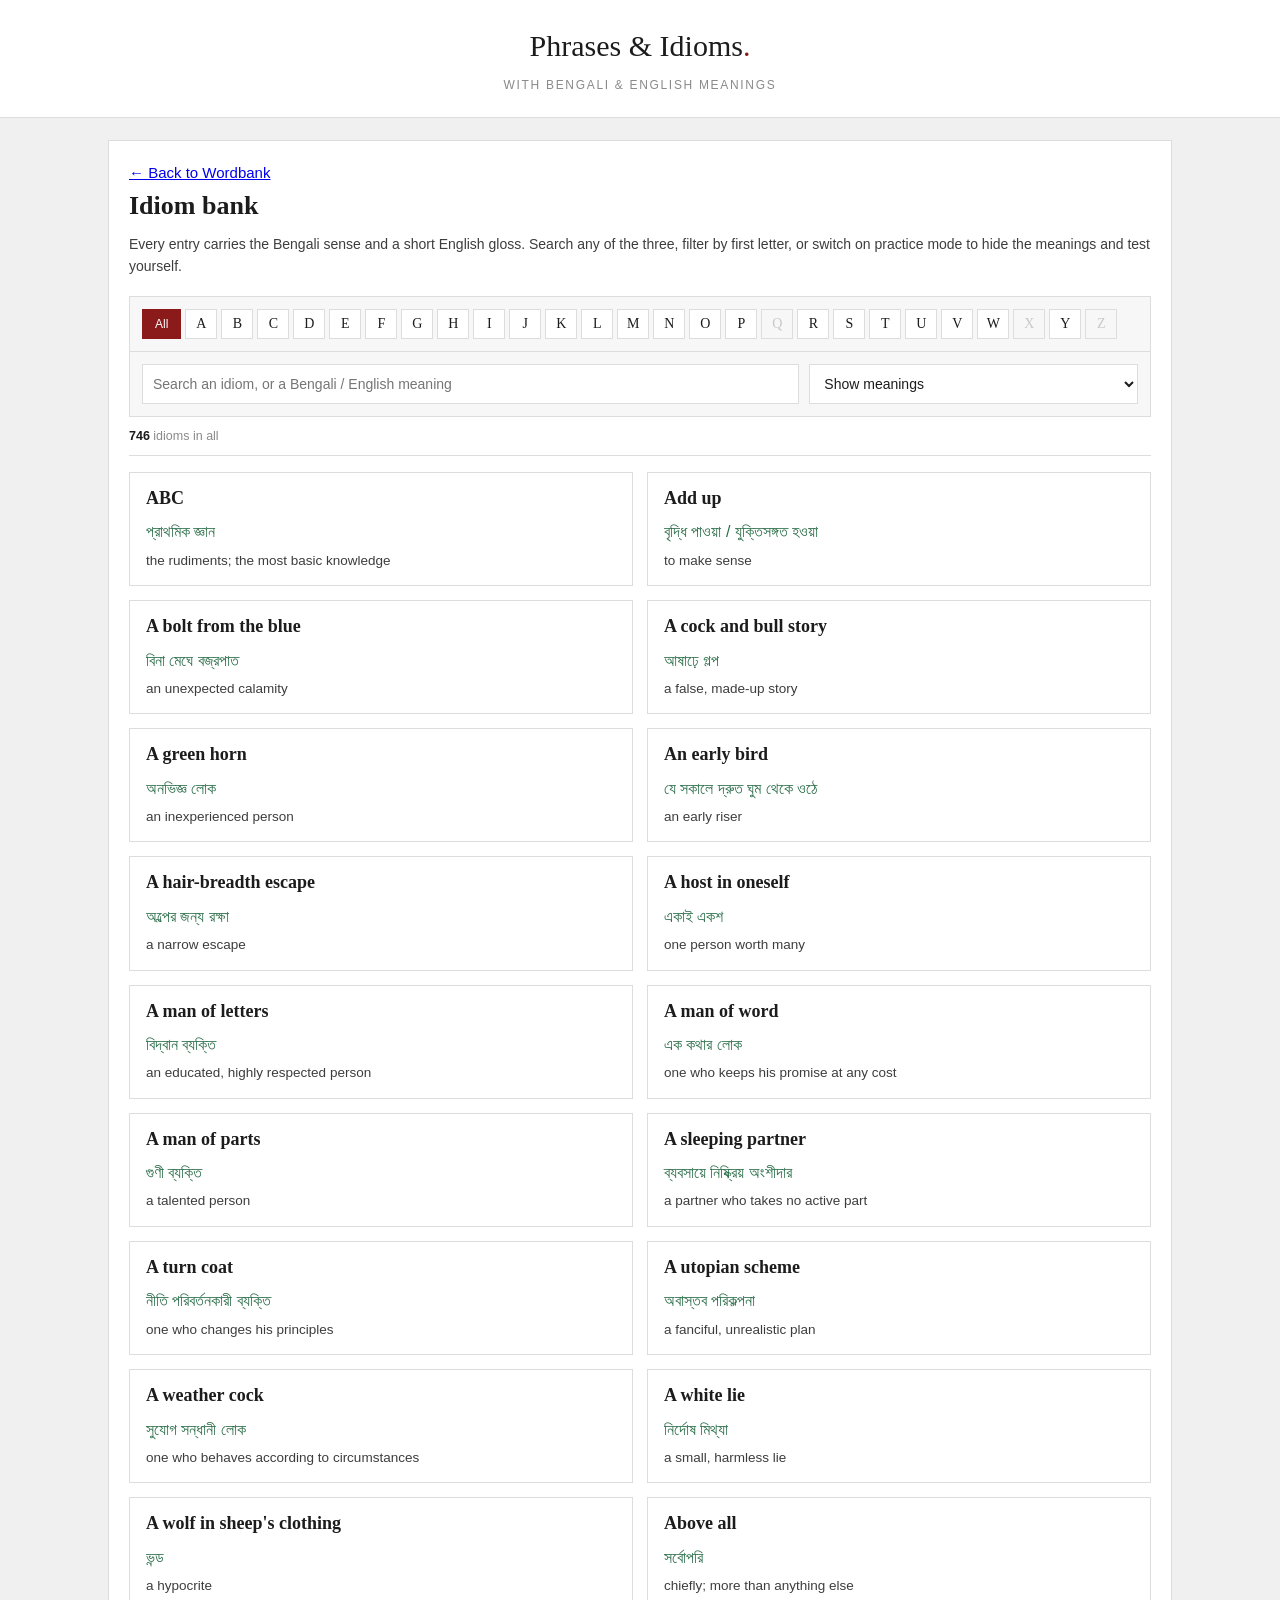
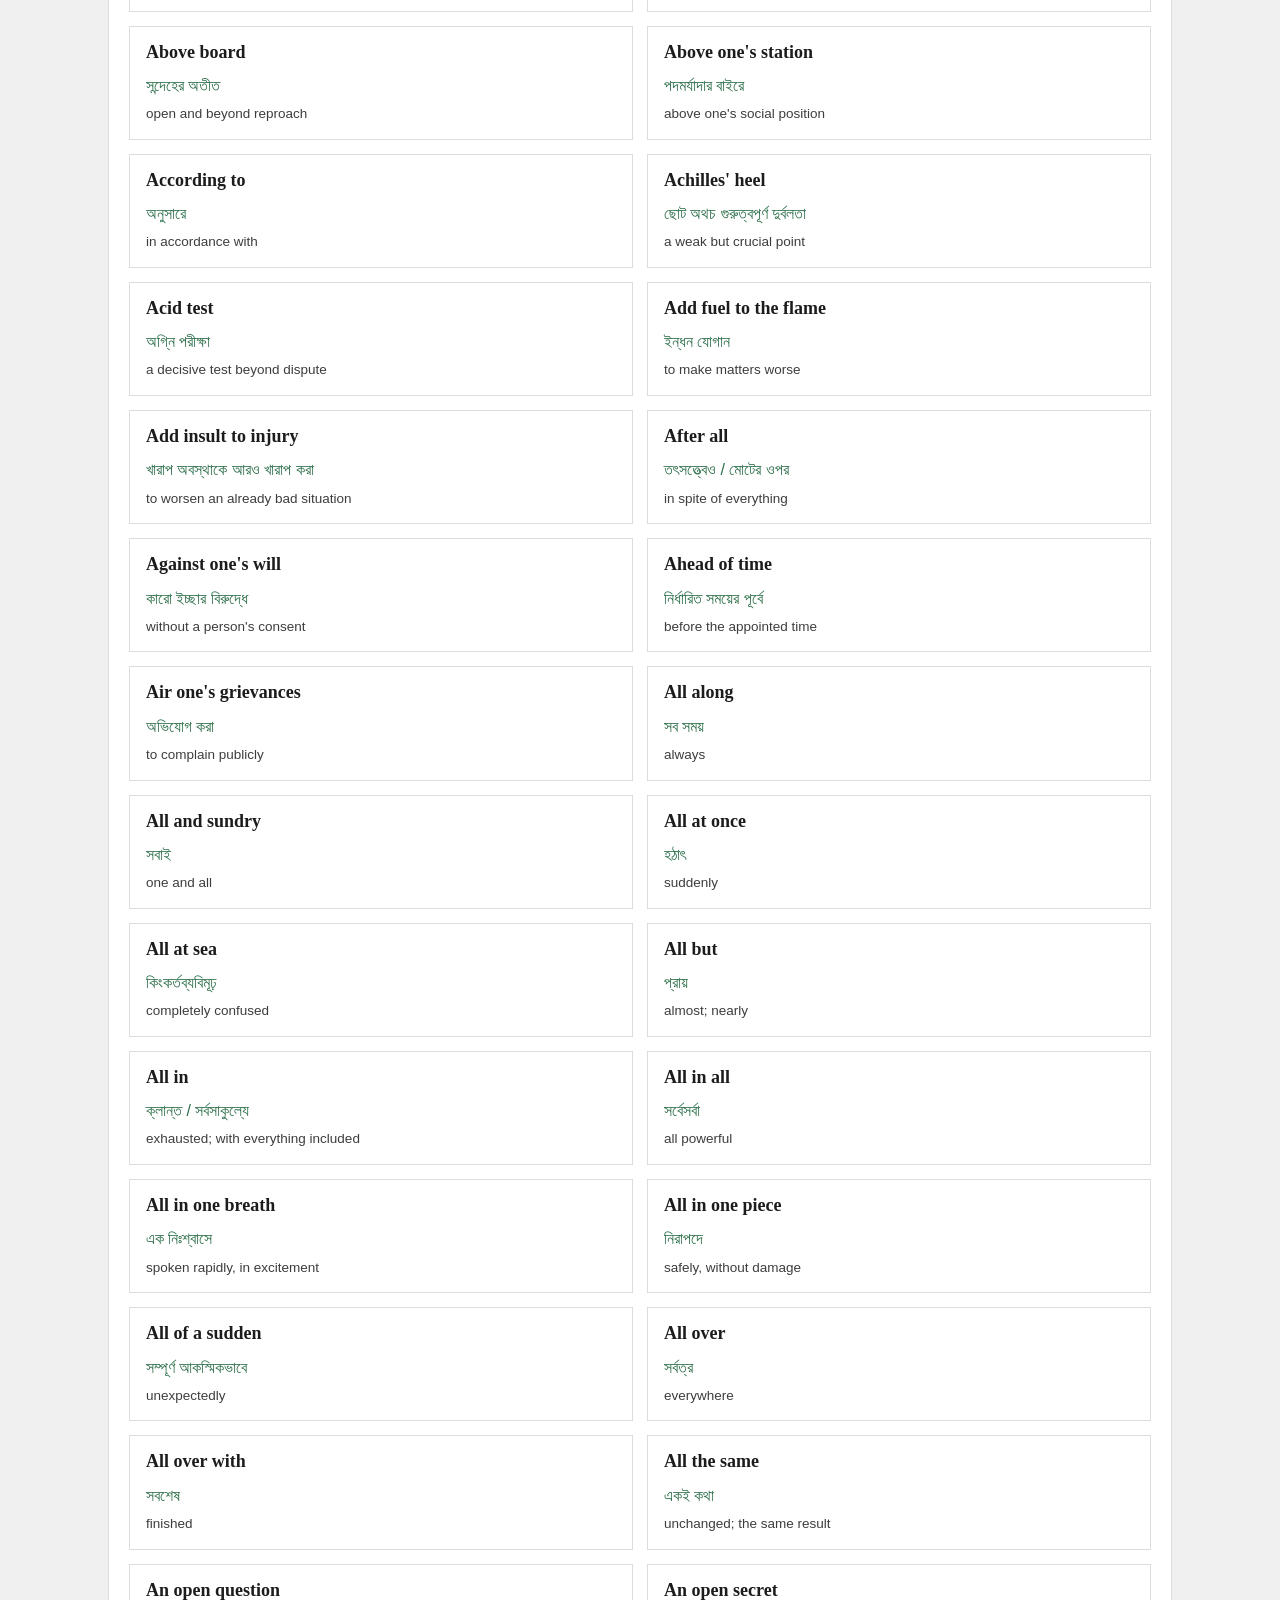
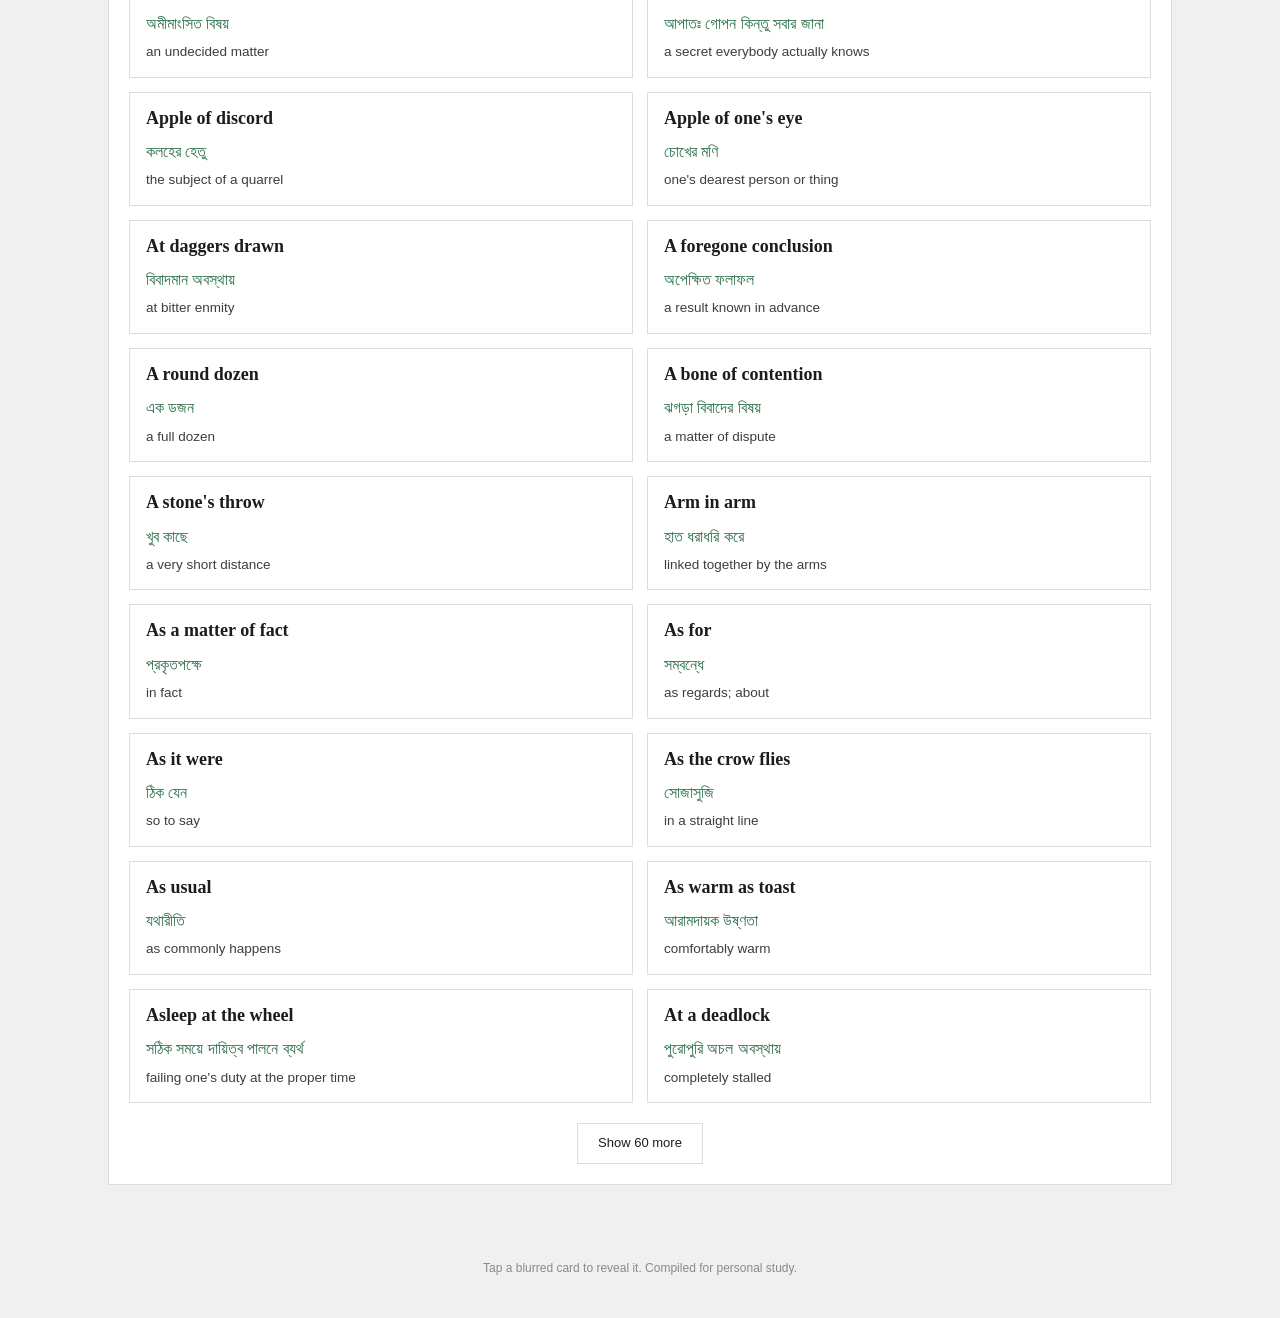
<file: idioms.html>
<!DOCTYPE html>
<html lang="en">
<head>
<meta charset="utf-8">
<meta name="viewport" content="width=device-width, initial-scale=1">
<title>Phrases &amp; Idioms — with Bengali meanings</title>
<meta name="description" content="English phrases and idioms with Bengali and English meanings. Search, filter by letter, and practise with the meanings hidden.">
<style>
/* ==========================================================================
   Self-contained. If you drop this next to style.css and link it, delete the
   :root block below and the page will inherit your site's tokens instead.
   ========================================================================== */
:root{
  --canvas:#fff; --tint:#f7f7f7; --ink:#1c1c1c; --ink-soft:#3d3d3d;
  --muted:#8a8a8a; --rule:#ddd; --rule-soft:#ececec;
  --red:#8b1a1a; --link:#1a4d8f; --green:#2c6e49;
  --font-head:Georgia,'Times New Roman',serif;
  --font-body:-apple-system,BlinkMacSystemFont,'Segoe UI',Roboto,sans-serif;
  --font-mono:ui-monospace,SFMono-Regular,Menlo,monospace;
}
*{box-sizing:border-box}
body{margin:0;background:#f0f0f0;color:var(--ink);font-family:var(--font-body);
     font-size:15px;line-height:1.6}
.wrap{max-width:1100px;margin:0 auto;padding:0 18px}

/* masthead */
.site-header{background:var(--canvas);border-bottom:1px solid var(--rule);padding:22px 0;text-align:center}
.brand{font-family:var(--font-head);font-size:30px;color:var(--ink);text-decoration:none}
.brand .dot{color:var(--red)}
.tagline{font-size:12px;letter-spacing:.14em;text-transform:uppercase;color:var(--muted);margin:6px 0 0}
main{padding:22px 0 50px}
.panel{background:var(--canvas);border:1px solid var(--rule);padding:20px}

.page-head h1{font-family:var(--font-head);font-size:26px;margin:0 0 6px}
.page-head p{margin:0 0 18px;color:var(--ink-soft);font-size:14px}

/* letter rail */
.rail{display:flex;flex-wrap:wrap;gap:4px;padding:12px;background:var(--tint);
      border:1px solid var(--rule);border-bottom:0}
.rail button{font-family:var(--font-head);font-size:14px;width:32px;height:30px;
      border:1px solid var(--rule);background:var(--canvas);color:var(--ink);cursor:pointer}
.rail button:hover:not(:disabled){border-color:var(--red);color:var(--red)}
.rail button[aria-pressed="true"]{background:var(--red);border-color:var(--red);color:#fff}
.rail button:disabled{color:#c8c8c8;background:var(--tint);cursor:default}
.rail .all{width:auto;padding:0 12px;font-family:var(--font-body);font-size:12px}

/* toolbar */
.toolbar{display:grid;grid-template-columns:minmax(0,2fr) minmax(0,1fr);gap:10px;
      padding:12px;background:var(--tint);border:1px solid var(--rule)}
.toolbar input,.toolbar select{font:inherit;font-size:14px;width:100%;padding:8px 10px;
      border:1px solid var(--rule);background:var(--canvas);color:var(--ink)}
.resultline{display:flex;justify-content:space-between;align-items:baseline;gap:12px;
      flex-wrap:wrap;font-size:12.5px;color:var(--muted);padding:9px 0;
      border-bottom:1px solid var(--rule);margin-bottom:16px}
.resultline strong{color:var(--ink)}

/* cards */
.grid{display:grid;grid-template-columns:repeat(2,minmax(0,1fr));gap:14px}
.card{border:1px solid var(--rule);background:var(--canvas);padding:14px 16px}
.card:hover{border-color:var(--red)}
.idiom{font-family:var(--font-head);font-size:18px;color:var(--ink);margin:0 0 8px;line-height:1.3}
.bn{font-size:16px;color:var(--green);margin:0 0 4px;line-height:1.7}
.en{font-size:13.5px;color:var(--ink-soft);margin:0}
.card.hide .bn,.card.hide .en{filter:blur(5px);cursor:pointer;user-select:none}
.card.hide.open .bn,.card.hide.open .en{filter:none}

.more{text-align:center;margin-top:20px}
.btn{font:inherit;font-size:13px;padding:9px 20px;border:1px solid var(--rule);
      background:var(--canvas);color:var(--ink);cursor:pointer}
.btn:hover{border-color:var(--red);color:var(--red)}
.empty{border:1px solid var(--rule);background:var(--tint);padding:26px;text-align:center;color:var(--ink-soft)}
footer{text-align:center;font-size:12px;color:var(--muted);padding:24px 0 40px}

@media(max-width:820px){
  .grid{grid-template-columns:minmax(0,1fr)}
  .toolbar{grid-template-columns:minmax(0,1fr)}
}
</style>
</head>
<body>

<header class="site-header">
  <div class="wrap">
    <a class="brand" href="#">Phrases &amp; Idioms<span class="dot">.</span></a>
    <p class="tagline">with Bengali &amp; English meanings</p>
  </div>
</header>

<main>
   
<div class="wrap">
  <div class="panel">

    <div class="page-head">
       <a href="index.html">← Back to Wordbank</a>
      <h1>Idiom bank</h1>
      <p>Every entry carries the Bengali sense and a short English gloss. Search any of the three, filter by first letter, or switch on practice mode to hide the meanings and test yourself.</p>
    </div>

    <div class="rail" id="rail"></div>

    <div class="toolbar">
      <input type="search" id="q" placeholder="Search an idiom, or a Bengali / English meaning" aria-label="Search">
      <select id="mode" aria-label="Display mode">
        <option value="show">Show meanings</option>
        <option value="hide">Practice — hide meanings</option>
      </select>
    </div>

    <div class="resultline">
      <span id="count">&nbsp;</span>
      <span id="hint"></span>
    </div>

    <div class="grid" id="grid"></div>
    <div class="more" id="moreWrap" hidden><button class="btn" id="more">Show 60 more</button></div>

  </div>
</div>
</main>

<footer>Tap a blurred card to reveal it. Compiled for personal study.</footer>

<script>
/* Each entry: [ idiom, Bengali meaning, English meaning ] */
var DATA = [
["ABC","প্রাথমিক জ্ঞান","the rudiments; the most basic knowledge"],
["Add up","বৃদ্ধি পাওয়া / যুক্তিসঙ্গত হওয়া","to make sense"],
["A bolt from the blue","বিনা মেঘে বজ্রপাত","an unexpected calamity"],
["A cock and bull story","আষাঢ়ে গল্প","a false, made-up story"],
["A green horn","অনভিজ্ঞ লোক","an inexperienced person"],
["An early bird","যে সকালে দ্রুত ঘুম থেকে ওঠে","an early riser"],
["A hair-breadth escape","অল্পের জন্য রক্ষা","a narrow escape"],
["A host in oneself","একাই একশ","one person worth many"],
["A man of letters","বিদ্বান ব্যক্তি","an educated, highly respected person"],
["A man of word","এক কথার লোক","one who keeps his promise at any cost"],
["A man of parts","গুণী ব্যক্তি","a talented person"],
["A sleeping partner","ব্যবসায়ে নিষ্ক্রিয় অংশীদার","a partner who takes no active part"],
["A turn coat","নীতি পরিবর্তনকারী ব্যক্তি","one who changes his principles"],
["A utopian scheme","অবাস্তব পরিকল্পনা","a fanciful, unrealistic plan"],
["A weather cock","সুযোগ সন্ধানী লোক","one who behaves according to circumstances"],
["A white lie","নির্দোষ মিথ্যা","a small, harmless lie"],
["A wolf in sheep's clothing","ভন্ড","a hypocrite"],
["Above all","সর্বোপরি","chiefly; more than anything else"],
["Above board","সন্দেহের অতীত","open and beyond reproach"],
["Above one's station","পদমর্যাদার বাইরে","above one's social position"],
["According to","অনুসারে","in accordance with"],
["Achilles' heel","ছোট অথচ গুরুত্বপূর্ণ দুর্বলতা","a weak but crucial point"],
["Acid test","অগ্নি পরীক্ষা","a decisive test beyond dispute"],
["Add fuel to the flame","ইন্ধন যোগান","to make matters worse"],
["Add insult to injury","খারাপ অবস্থাকে আরও খারাপ করা","to worsen an already bad situation"],
["After all","তৎসত্ত্বেও / মোটের ওপর","in spite of everything"],
["Against one's will","কারো ইচ্ছার বিরুদ্ধে","without a person's consent"],
["Ahead of time","নির্ধারিত সময়ের পূর্বে","before the appointed time"],
["Air one's grievances","অভিযোগ করা","to complain publicly"],
["All along","সব সময়","always"],
["All and sundry","সবাই","one and all"],
["All at once","হঠাৎ","suddenly"],
["All at sea","কিংকর্তব্যবিমূঢ়","completely confused"],
["All but","প্রায়","almost; nearly"],
["All in","ক্লান্ত / সর্বসাকুল্যে","exhausted; with everything included"],
["All in all","সর্বেসর্বা","all powerful"],
["All in one breath","এক নিঃশ্বাসে","spoken rapidly, in excitement"],
["All in one piece","নিরাপদে","safely, without damage"],
["All of a sudden","সম্পূর্ণ আকস্মিকভাবে","unexpectedly"],
["All over","সর্বত্র","everywhere"],
["All over with","সবশেষ","finished"],
["All the same","একই কথা","unchanged; the same result"],
["An open question","অমীমাংসিত বিষয়","an undecided matter"],
["An open secret","আপাতঃ গোপন কিন্তু সবার জানা","a secret everybody actually knows"],
["Apple of discord","কলহের হেতু","the subject of a quarrel"],
["Apple of one's eye","চোখের মণি","one's dearest person or thing"],
["At daggers drawn","বিবাদমান অবস্থায়","at bitter enmity"],
["A foregone conclusion","অপেক্ষিত ফলাফল","a result known in advance"],
["A round dozen","এক ডজন","a full dozen"],
["A bone of contention","ঝগড়া বিবাদের বিষয়","a matter of dispute"],
["A stone's throw","খুব কাছে","a very short distance"],
["Arm in arm","হাত ধরাধরি করে","linked together by the arms"],
["As a matter of fact","প্রকৃতপক্ষে","in fact"],
["As for","সম্বন্ধে","as regards; about"],
["As it were","ঠিক যেন","so to say"],
["As the crow flies","সোজাসুজি","in a straight line"],
["As usual","যথারীতি","as commonly happens"],
["As warm as toast","আরামদায়ক উষ্ণতা","comfortably warm"],
["Asleep at the wheel","সঠিক সময়ে দায়িত্ব পালনে ব্যর্থ","failing one's duty at the proper time"],
["At a deadlock","পুরোপুরি অচল অবস্থায়","completely stalled"],
["At a discount","অনাদৃত","not valued or encouraged"],
["At a low ebb","হ্রাস পাওয়া","declining"],
["At a loss","কিংকর্তব্যবিমূঢ়","confused, unable to decide"],
["At a pinch","প্রয়োজনের তাগিদে","in an emergency"],
["At a snail's pace","খুবই ধীরগতিতে","very slowly"],
["At a stretch","একটানা","continuously, without a break"],
["At all costs","যেভাবেই হোক","regardless of the cost"],
["At all events","যাই ঘটুক না কেন","in any case"],
["At all hazards","শত বাধাবিপত্তি সত্ত্বেও","despite every obstacle"],
["At any cost","যে কোন উপায়ে","by any means"],
["At any rate","যেভাবেই হোক","whatever happens"],
["At arm's length","দূরে","at a distance"],
["At bay","কোণঠাসা অবস্থা","cornered, unable to escape"],
["At best","বড়জোর","at the very most"],
["At bottom","মূলত","in essential character"],
["At ease","শান্তিতে, আরামে","in comfort and peace"],
["At every step","প্রতি পদক্ষেপে","at every stage"],
["At first glance","প্রথম দর্শনে","when first examined"],
["At first hand","সরাসরি","directly from the source"],
["At first sight","প্রথম দেখাতেই","at the first meeting"],
["At hand","নিকটে","near, within reach"],
["At home","দক্ষ","expert; thoroughly familiar with"],
["At large","সাধারণত / মুক্ত","in general; at liberty"],
["At last","অবশেষে","finally"],
["At least","কমপক্ষে","at the lowest estimate"],
["At length","অবশেষে / সবিস্তারে","in the end; in full detail"],
["At loggerheads","বিবাদে লিপ্ত","in a quarrel, at an impasse"],
["At one's back","গোপনে / অসাক্ষাতে","behind one's back"],
["At one's beck and call","কারো আজ্ঞাধীন","always ready to serve"],
["At one's disposal","কারো নিয়ন্ত্রণে","under one's control"],
["At one's elbow","হাতের কাছে","near at hand"],
["At one's finger-ends","নখদর্পণে","thoroughly familiar with"],
["At one's heels","পিছু পিছু","just behind"],
["At one's sweet will","কারো অভিরুচিতে","exactly as one pleases"],
["At one's wit's end","সম্পূর্ণ বিভ্রান্ত","utterly perplexed"],
["At random","এলোপাথাড়ি","without plan or order"],
["At sixes and sevens","বিশৃঙ্খলভাবে","in complete disorder"],
["At stake","বিপন্ন","in danger, at risk"],
["At the eleventh hour","শেষ মুহূর্তে","at the last possible moment"],
["At the heat of the moment","উত্তেজনার মুহূর্তে","in a moment of excitement"],
["At the latest","কিছুতেই পরে নয়","not later than"],
["At the outset","শুরুতেই","at the beginning"],
["At the verge of","সন্নিকটে","very near to"],
["At times","মাঝে মাঝে","occasionally"],
["At variance with","বিরোধী / মিলহীন","inconsistent with"],
["All Greek","দুর্বোধ্য","completely unintelligible"],
["A verbose speech","বহু শব্দে তৈরি দীর্ঘ বক্তব্য","a speech full of too many words"],
["A dark horse","অপরিচিত অথচ মেধাবী ব্যক্তি","an unknown person of surprising ability"],

["Back out","প্রতিশ্রুতি ভঙ্গ করা / পিছনে হটা","to withdraw from a promise"],
["Back up","সমর্থন করা","to support, to help"],
["Bad book","অনুগ্রহহীনতা","out of favour with someone"],
["Bad blood","বিদ্বেষ","ill feeling, enmity"],
["Bag and baggage","তল্পিতল্পাসহ","with all one's belongings"],
["Bare word","সাক্ষী প্রমাণহীন কথা","words without any witness"],
["Be a cold fish","অনুভূতিহীন মানুষ","a distant, unfeeling person"],
["Be a copy-cat","অনুকরণপ্রবণ","one who merely copies others"],
["Be a dead duck","মৃতপ্রায় / পরাজিত","finished; already failed"],
["Be-all and end-all","একমাত্র লক্ষ্য","the sole purpose"],
["Be on one's last legs","পতনের মুখে","about to collapse"],
["Bear up","সহ্য করা","to endure, to hold up"],
["Bear the brunt","তীব্রতা সহ্য করা","to withstand the worst of something"],
["Beat about the bush","অন্ধকারে ঢিল ছোঁড়া","to avoid coming to the point"],
["Beat black and blue","বেদম প্রহার করা","to beat severely"],
["Beat the air","নিষ্ফল চেষ্টা করা","to labour without result"],
["Beaten track","প্রচলিত ও পরিচিত ধারা","the familiar, well-worn way"],
["Because of","জন্য","on account of"],
["Bee line","সোজা পথ","the most direct route"],
["Beggar description","বর্ণনাতীত হওয়া","to be impossible to describe"],
["Before long","শীঘ্রই","soon"],
["Below the belt","অন্যায়ভাবে","unfairly, against the rules"],
["Below the mark","আদর্শমানের চেয়ে কম","below the standard"],
["Beside the mark","অপ্রাসঙ্গিক","irrelevant"],
["Between the cup and the lip","আশা ও বাস্তবতার মাঝখানে","between hope and reality"],
["Between the devil and the deep sea","উভয় সংকট","faced with two equally bad choices"],
["Betwixt and between","সিদ্ধান্তহীন","undecided, not settled"],
["Beyond doubt","নিঃসন্দেহে","undoubtedly"],
["Beyond measure","অপরিমিত","immeasurable"],
["Beyond the pale","অগ্রহণযোগ্য","unacceptable, outside the limits"],
["Bid adieu","বিদায় নেওয়া","to bid farewell"],
["Bid fair","উন্নতির ইঙ্গিত দেওয়া","to show signs of promise"],
["Bird's-eye view","সংক্ষিপ্ত পর্যবেক্ষণ","a brief overall survey"],
["Bite the dust","পরাজিত বা নিহত হওয়া","to be defeated or killed"],
["Black and white","লিখিতভাবে","in writing"],
["Black art","জাদুবিদ্যা","magic, sorcery"],
["Black sheep","কুলাঙ্গার","a person of bad reputation in a family"],
["Block head","বোকা লোক","a fool"],
["Blood feud","পুরুষানুক্রমিক বিবাদ","a feud carried down generations"],
["Blow one's own trumpet","নিজের ঢাক নিজে বাজানো","to boast about oneself"],
["Blow over","স্মরণে না থাকা","to pass by and be forgotten"],
["Blue blood","আভিজাত্য","noble birth"],
["Bolt from the blue","বিনা মেঘে বজ্রপাত","a sudden shock"],
["Bone of contention","কলহের কারণ","the subject of a dispute"],
["Book worm","গ্রন্থকীট","one who does nothing but read"],
["Bosom friend","অন্তরঙ্গ বন্ধু","a most intimate, trusted friend"],
["Bow and scrape","অতিশয় বিনয় দেখানো","to be excessively humble"],
["Break open","জোর করে ভাঙ্গা","to open by force"],
["Break the news","দুঃসংবাদ দেওয়া","to be the first to tell bad news"],
["Breathe one's last","শেষ নিঃশ্বাস ত্যাগ করা","to die"],
["Bring into play","কাজে লাগানো","to bring into action"],
["Bring to book","কৈফিয়ত চাওয়া","to call to account"],
["Bring to light","প্রকাশ করা","to reveal to the public"],
["Bring to mind","স্মরণ করা","to remember"],
["Bring to pass","ঘটানো","to cause to happen"],
["Broken reed","অবিশ্বস্ত ব্যক্তি","an unreliable person"],
["Brown study","দিবাস্বপ্ন","idle daydreaming"],
["Build castles in the air","আকাশ কুসুম কল্পনা করা","to cherish plans that can never happen"],
["Bull in a China shop","নন্দন কাননের দানব","a reckless destroyer"],
["Burning question","অতীব গুরুত্বপূর্ণ বিষয়","a topic of keen public interest"],
["Bury the hatchet","বিবাদ বন্ধ করা","to end a quarrel"],
["By all appearances","আপাতদৃষ্টিতে","apparently, from what one can see"],
["By and by","ক্রমশ / অচিরে","gradually; before long"],
["By all means","সর্বতোভাবে","in every possible way"],
["By chance","দৈবক্রমে","accidentally"],
["By degrees","একটু একটু করে","gradually"],
["By dint of","বদৌলতে","by means of"],
["By far","অত্যধিক পরিমাণে","by a great margin"],
["By fair means or foul","যে কোনভাবেই হোক","by any means, honest or not"],
["By fits and starts","অনিয়মিতভাবে","irregularly, with much stopping"],
["By hook or crook","ছলে-বলে-কৌশলে","by any means whatever"],
["By leaps and bounds","অতি দ্রুতগতিতে","very rapidly"],
["By no means","কিছুতেই নয়","not at all"],
["By the by","প্রসঙ্গক্রমে","incidentally"],
["By the sweat of one's brow","কঠোর পরিশ্রম দ্বারা","by hard labour"],
["By turns","পালাক্রমে","one after another"],
["By virtue of","বদৌলতে / কারণে","because of"],
["By way of","স্বরূপ","in the form of"],

["Call a spade a spade","অকপটে সত্য কথা বলা","to speak plainly, however unpleasant"],
["Call in question","সন্দেহ করা","to doubt"],
["Call into play","কাজে লাগানো","to bring into action"],
["Call to account","কৈফিয়ত দাবি করা","to demand an explanation"],
["Call to mind","স্মরণ করা","to remember"],
["Carry coal to New Castle","তেলা মাথায় তেল দেওয়া","to do something wholly redundant"],
["Carry into effect","সম্পাদন করা","to execute, to carry out"],
["Carry the day","জয়লাভ করা","to win"],
["Carry weight","গুরুত্বপূর্ণ হওয়া","to have influence"],
["Carte blanche","সম্পূর্ণ স্বাধীনতা","complete freedom to act as one pleases"],
["Case in point","প্রাসঙ্গিক উদাহরণ","a relevant example"],
["Cast pearls before swine","উলুবনে মুক্তা ছড়ানো","to offer something fine to those who cannot value it"],
["Catch a turtle","শক্ত লোকের পাল্লায় পড়া","to take on far too tough an opponent"],
["Cats and dogs","মুষলধারে","raining very heavily"],
["Cat's paw","কারো খেলার পুতুল","a person used as a tool by another"],
["Caught red-handed","হাতেনাতে ধরা পড়া","caught in the very act"],
["Chapter and verse","বিশদ সূত্র","detailed sources for a statement"],
["Cheek by jowl","পাশাপাশি","side by side, close together"],
["Chew the cud","গভীরভাবে চিন্তা করা","to ponder deeply"],
["Chicken-hearted man","ভীরু","a coward"],
["Chip of the old block","বাপ কা বেটা","a worthy son of a worthy father"],
["Clam up","নিশ্চুপ থাকা","to refuse to say anything"],
["Clamp down","কঠোর হওয়া","to become strict"],
["Cloak-and-dagger","গোপনীয়তা ও ষড়যন্ত্র","involving secrecy and plotting"],
["Close-fisted man","কঞ্জুস","a miser"],
["Cock and bull story","আষাঢ়ে গল্প","a silly, made-up story"],
["Come down in the world","সামাজিক বা অর্থনৈতিক অবনতি হওয়া","to lose one's social or financial standing"],
["Come home to roost","ঝামেলা পাকানো","to return and cause trouble"],
["Come in handy","উপযোগী হওয়া","to prove useful"],
["Come off with flying colours","জয়লাভ করা","to win handsomely"],
["Come round","আরোগ্য লাভ করা","to recover"],
["Come to a pretty pass","জটিল পরিস্থিতিতে পড়া","to reach an unfortunate state"],
["Come to grief","ব্যর্থ হওয়া","to fail; to meet misfortune"],
["Come to light","জানাজানি হওয়া","to become known"],
["Come to the fore","গুরুত্বপূর্ণ হয়ে ওঠা","to become prominent"],
["Come true","সত্য বলে প্রমাণিত হওয়া","to be realised"],
["Come to terms","বশ্যতা স্বীকার করা","to reach agreement; to learn to accept"],
["Come to a head","চরম অবস্থায় পৌঁছানো","to reach a crisis"],
["Come to nothing","ব্যর্থ হওয়া","to fail entirely"],
["Come to the point","আসল কথায় আসা","to reach the important part"],
["Come what may","যাই ঘটুক না কেন","whatever happens"],
["Crocodile tears","মায়াকান্না","insincere sorrow"],
["Curry favour","তোষামোদ করে প্রিয় হওয়া","to win favour by flattery"],
["Crying need","গুরুতর প্রয়োজন","an urgent necessity"],
["Cut a dash","জাঁক দেখানো","to make a showy impression"],
["Cut a sorry figure","হাস্যকর অবস্থা তৈরি করা","to make a poor, ridiculous impression"],
["Cut and dried","সুনির্দিষ্ট / অনাকর্ষণীয়","settled beforehand; routine and dull"],
["Cut and thrust","উত্তেজনাকর প্রতিযোগিতা","intense competition"],
["Cut the corner","সোজা পথে যাওয়া","to take a shortcut"],
["Cut one's wisdom teeth","বুদ্ধিমান হওয়া","to grow wise with experience"],
["Cut short","সংক্ষেপ করা","to shorten, to break off"],
["Cut to the quick","মর্মাহত হওয়া","to hurt someone deeply"],

["Daily grind","নিত্যদিনের কর্মসূচি","the everyday work routine"],
["Dark horse","অজ্ঞাত ব্যক্তি","a person whose abilities are unknown"],
["Day after day","দিনের পর দিন","every day without a break"],
["Dead against","তীব্র বিরোধী","bitterly opposed to"],
["Dead language","যে ভাষা এখন আর কথ্য নয়","a language no longer spoken"],
["Dead letter","অকার্যকর আইন","a law or custom no longer enforced"],
["Dead of night","গভীর রাত্রি","the middle of the night"],
["Die in harness","কর্মরত অবস্থায় মারা যাওয়া","to die while still at work"],
["Die out","নিঃশেষ হয়ে যাওয়া","to disappear gradually"],
["Dilly dally","গড়িমসি করা","to waste time, to loiter"],
["Do away with","রহিত করা / হত্যা করা","to abolish; to kill"],
["Do yeoman's service","বিশেষ উপকার করা","to render valuable service"],
["Dog-in-the-manger policy","নিজেও নেবে না অন্যকেও দেবে না","needlessly denying others what one cannot use"],
["Draw a blank","খুঁজে না পাওয়া","to find nothing; to get no response"],
["Drive into a corner","কোণঠাসা করা","to force into a difficult position"],
["Dyed-in-the-wool","অমোচনীয় / একগুঁয়ে","thoroughgoing and unchanging"],

["Eagle eye","তীক্ষ্ণ দৃষ্টি","a keenly watchful eye"],
["Eat humble pie","অপমান হজম করে ক্ষমা চাওয়া","to act humbly after being proved wrong"],
["Eat into vitals","জীবনী শক্তি নষ্ট করা","to sap the vitality of"],
["Eat one's words","কথা প্রত্যাহার করা","to withdraw what one has said"],
["Elbow-grease","কঠোর পরিশ্রম","hard physical work"],
["End in smoke","ফলপ্রসূ না হওয়া","to come to nothing"],
["Equal to","সমাধা করতে সমর্থ","able to handle or deal with"],
["Ever and anon","মাঝে মাঝে","every now and then"],
["Every inch","পুরোপুরি","completely, in every way"],
["Every now and then","মাঝে মাঝে","occasionally"],
["Every other day","একদিন অন্তর একদিন","on alternate days"],
["Eye-wash","প্রতারণার জন্য কিছু করা বা বলা","something said or done merely to deceive"],

["Face the music","শাস্তিভোগ করা","to face the consequences of one's actions"],
["Face to face","মুখোমুখি","in each other's presence"],
["Fair and square","সৎ","honest and just"],
["Fair weather friend","সুসময়ের বন্ধু","a friend only in good times"],
["Fall a prey to","শিকারে পরিণত হওয়া","to become a victim of"],
["Fall about","হাসিতে ফেটে পড়া","to laugh heartily"],
["Fall flat","সম্পূর্ণ ব্যর্থ হওয়া","to fail completely"],
["Fall foul of","কলহ করা","to quarrel with"],
["Fall in","যোগ দেওয়া / সম্মত হওয়া","to join with; to agree to"],
["Fall short of","ঘাটতি পড়া","to fail to reach a goal"],
["Far and away","সবদিক বিবেচনা করে","by a great margin"],
["Far and wide","চতুর্দিকে","all around"],
["Far cry","বিরাট পার্থক্য","a great difference"],
["Few and far between","বিরল","rare and widely scattered"],
["Fight shy of","এড়িয়ে চলা","to avoid"],
["Find fault with","খুঁত ধরা","to complain about"],
["Fine kettle of fish","অসন্তোষজনক পরিস্থিতি","a real mess"],
["Fire and fury","প্রচণ্ড রোষ ও উত্তেজনা","violent passion"],
["First and foremost","প্রথম ও সর্বাধিক গুরুত্বপূর্ণ","of the very greatest importance"],
["Fish in troubled water","ঘোলা পানিতে মাছ শিকার","to profit from a disturbed situation"],
["Fish out of water","অস্বস্তিকর অবস্থায় পতিত","a person quite out of their element"],
["Fit like a glove","মানানসই হওয়া","to fit perfectly"],
["Flare up","ক্ষণিকের জন্য উত্তেজিত হওয়া","to blaze up briefly in anger"],
["Flesh and blood","রক্ত-মাংস / আত্মীয়","human nature; one's own kin"],
["Fool's paradise","মূর্খের স্বর্গ","happiness built on vain hopes"],
["For good","চিরতরে","for ever"],
["For the sake of","নিমিত্তে","on account of"],
["For the time being","বর্তমান সময়ের জন্য","for the present"],
["Forty winks","স্বল্প সময়ের ঘুম","a short nap"],
["Fresh blood","উদ্যমী তরুণ সম্প্রদায়","new and enthusiastic people"],
["Free and easy","উদার ও সহজ","unrestrained, informal"],
["From bad to worse","ক্রমে খারাপের দিকে","getting steadily worse"],
["From hand to mouth","দিন এনে দিন খাওয়া","living with nothing to spare"],
["From head to foot","আপাদমস্তক","the whole body"],
["From pillar to post","এক আশ্রয় হতে অন্য আশ্রয়ে","from one place to another"],
["Full-fledged","পূর্ণাঙ্গ","fully developed"],

["Gain ground","অগ্রসর হওয়া","to make progress"],
["Gala day","আনন্দোৎসবের দিন","a day of festivity"],
["Get a red face","লজ্জায় রক্তিম হওয়া","to blush with embarrassment"],
["Get around","অভিজ্ঞতা অর্জন করা","to move about; to know a lot of life"],
["Get by heart","মুখস্থ করা","to memorise"],
["Get cold feet","ভয় পাওয়া","to lose one's nerve"],
["Get off","নামা / পার পাওয়া","to descend; to escape punishment"],
["Get on one's nerves","বিচলিত করা","to irritate someone"],
["Get rid of","মুক্ত হওয়া","to free oneself of"],
["Get the better of","প্রাধান্য লাভ করা","to gain the upper hand over"],
["Get the brush-off","প্রত্যাখ্যাত হওয়া","to be rebuffed or ignored"],
["Get wind of","তথ্য পাওয়া","to hear a rumour of"],
["Gift of the gab","বাকপটুতা","a natural talent for speaking"],
["Gild the lily","সুন্দরকে অকারণে সাজানো","to needlessly adorn what is already fine"],
["Give oneself airs","যা নয় তাই ভান করা","to put on false pretensions"],
["Give up","ত্যাগ করা / আত্মসমর্পণ করা","to surrender; to abandon"],
["Give up the ghost","মরে যাওয়া","to die"],
["Go astray","গোল্লায় যাওয়া / হারিয়ে যাওয়া","to leave the proper path; to get lost"],
["Go hard","কারো পক্ষে কঠিন হওয়া","to turn out badly for someone"],
["Go in for","অংশগ্রহণ করা","to take part in"],
["Go into details","বিস্তারিত বর্ণনা করা","to describe at length"],
["Go to the dogs","গোল্লায় যাওয়া","to be ruined"],
["Go to the wall","পরাজিত হওয়া","to fail; to be defeated"],
["Golden age","স্বর্ণযুগ","an age when art and letters flourish"],
["Golden opportunity","সুবর্ণ সুযোগ","an excellent chance"],
["Greek to (someone)","দুর্বোধ্য","completely unintelligible"],
["Green revolution","সবুজ বিপ্লব","a great rise in crop yields"],
["Grey matter","বুদ্ধি","intelligence, brains"],

["Hail from","কোন স্থান হতে আসা","to come originally from"],
["Hand in glove","ঘনিষ্ঠ","in very close association"],
["Hand over fist","দ্রুত","very rapidly"],
["Hand to hand","হাতে হাতে / মুখোমুখি","at close quarters"],
["Hang fire","অমীমাংসিত থাকা","to remain undecided"],
["Hang in the balance","অনিশ্চয়তার মধ্যে থাকা","to be in suspense"],
["Hang together","সঙ্গতিপূর্ণ হওয়া","to be consistent"],
["Hard and fast","বাধা-ধরা","fixed and rigid"],
["Hard nut to crack","জটিল প্রকৃতির মানুষ বা বিষয়","a difficult person or problem"],
["Hard times","দুঃসহ সময়","times of difficulty"],
["Hard up","অভাবগ্রস্ত","short of money"],
["Haunted house","ভুতুড়ে বাড়ি","a house said to be haunted"],
["Have a ball","আনন্দে সময় কাটানো","to have a really enjoyable time"],
["Have an axe to grind","স্বার্থ থাকা","to have a private interest to serve"],
["Have sticky fingers","চুরির মনোবৃত্তিসম্পন্ন হওয়া","to have a tendency to steal"],
["Have the gift of the gab","বাকপটু হওয়া","to be a fluent, effective speaker"],
["Head and ears","সম্পূর্ণরূপে","completely"],
["Head and tail","মাথামুন্ডু","the whole sense of a thing"],
["Heart and soul","সর্বান্তঃকরণে","earnestly, with total commitment"],
["Helter skelter","দিগ্বিদিক","in disorderly haste"],
["Henpecked husband","স্ত্রৈণ স্বামী","a husband ruled by his wife"],
["Here and there","সর্বত্র","from place to place"],
["High and low","ধনী ও গরীব","all classes of people"],
["High time","উপযুক্ত সময়","the proper, even overdue, time"],
["Hither and thither","এখানে সেখানে","here and there"],
["Hold forth","চালিয়ে যাওয়া","to speak at length"],
["Hold good","বলবৎ থাকা","to remain valid"],
["Hold one's tongue","চুপ করে থাকা","to keep silent"],
["Hold water","পরীক্ষায় উতরে যাওয়া","to stand up to scrutiny"],
["Hole and corner","গোপন","secret and underhand"],
["Holier-than-thou","অতিরিক্ত ধার্মিক হওয়ার ভান","self-righteous"],
["Horns of a dilemma","উভয় সংকট","a choice between two evils"],
["Hotch-potch","জগাখিচুড়ি","a disorderly mixture"],
["Hue and cry","শোরগোল","a loud public protest"],
["Hush money","ঘুষ","a bribe paid to keep something quiet"],

["Ill-gotten gains","অসৎ পথে উপার্জন","wealth acquired dishonestly"],
["In a body","একত্রে","all together as a group"],
["In a dead heat","ঠিক একই সময়ে","exactly tied"],
["In a flash","তাৎক্ষণিকভাবে","instantly"],
["In a fix","মুশকিলে পতিত","in a difficult situation"],
["In a hurry","তাড়াহুড়ার মধ্যে","hastily"],
["In a jiffy","খুব দ্রুত","very soon indeed"],
["In a nutshell","সংক্ষেপে","briefly, in a few words"],
["In accordance with","অনুসারে","according to"],
["In arrears","বকেয়াসহ","overdue in payment"],
["Inasmuch as","যেহেতু","since, because"],
["In black and white","লিখিতভাবে","in writing"],
["In broad daylight","প্রকাশ্য দিবালোকে","openly, in the daytime"],
["In case of","হেতু / ক্ষেত্রে","in the event of"],
["In cold blood","স্থির মস্তিষ্কে","deliberately and without feeling"],
["In defence of","সমর্থনে","in support of"],
["In detail","সবিস্তারে","leaving nothing out"],
["In fine","উপসংহারে","in short, to sum up"],
["In favour of","অনুকূলে","in support of"],
["In force","বলবৎ","in effect, operative"],
["In full swing","পুরোদমে","in full progress"],
["In good faith","সরল বিশ্বাসে","with honest intent"],
["In good stead","বিশেষ কাজে লাগা","to prove useful when needed"],
["In keeping with","সামঞ্জস্যপূর্ণ","consistent with"],
["In league","ষড়যন্ত্রে সহযোগী","in conspiracy with"],
["In lieu of","পরিবর্তে","instead of"],
["In no time","অতি শীঘ্র","very quickly"],
["In one's teens","কিশোর বয়সে","between thirteen and nineteen years old"],
["In order to","উদ্দেশ্যে","for the purpose of"],
["In regard to","সম্পর্কে","about, concerning"],
["In respect of","বিষয়ে","with reference to"],
["In queer street","অর্থাভাবে জটিল পরিস্থিতিতে","in difficulty, especially over money"],
["Instead of","পরিবর্তে","in place of"],
["In search of","সন্ধানে","seeking"],
["In season and out of season","সময়ে অসময়ে","at all times"],
["In spite of","সত্ত্বেও","notwithstanding"],
["In the dark","অজ্ঞ","kept uninformed"],
["In the event of","ঘটনাচক্রে","in case of"],
["In the face of","সরাসরি বিরোধিতার মুখে","in direct opposition to"],
["In the good books of","সুনজরে","in favour with"],
["In the guise of","ছদ্মবেশে","disguised as"],
["In the long run","পরিণামে","ultimately, over a long period"],
["In the nick of time","ঠিক সময়মত","just at the right moment"],
["In the teeth of","প্রত্যক্ষ বিরোধিতা সত্ত্বেও","in direct opposition to"],
["In the twinkling of an eye","চোখের পলকে","in an instant"],
["In the wake of","ফলে / পশ্চাতে","following, as a result of"],
["In vain","বৃথা","without success"],
["In view of","বিবেচনায়","in consideration of"],
["In vogue","প্রচলিত","currently in fashion"],
["Inferiority complex","হীনমন্যতা","a sense of one's own inferiority"],
["Ins and outs","খুঁটিনাটি","the full details"],
["Iron will","দৃঢ় সংকল্প","firm determination"],
["Irony of fate","ভাগ্যের পরিহাস","a cruel twist of fortune"],

["Jack of all trades","সবজান্তা","one who can do many things but excels at none"],
["Jam tomorrow","কখনও না আসা সুদিনের প্রতিশ্রুতি","good things always promised but never arriving"],
["Jaundiced eye","পক্ষপাতদুষ্ট দৃষ্টি","a prejudiced view"],
["Jekyll and Hyde","দ্বৈতসত্তা","a person with two opposite natures"],
["Joking apart","রসিকতা বাদ দিয়ে","speaking seriously now"],
["Jump the gun","সংকেতের আগেই শুরু করা","to start before the proper signal"],

["Keel over","মূর্ছা যাওয়া","to fall over in a faint"],
["Keep a good table","অতিথি সেবাপরায়ণ হওয়া","to be hospitable"],
["Keep abreast of","সমান তালে থাকা","to keep pace with"],
["Keep an eye out","নজর রাখা","to watch for"],
["Keep body and soul together","কোনমতে বেঁচে থাকা","to survive with great difficulty"],
["Keep house","গৃহের তত্ত্বাবধান করা","to manage a household"],
["Keep on an even keel","শান্ত থাকা","to remain calm and steady"],
["Keep the wolf from the door","অনশন ঠেকানো","to keep starvation away"],
["Kill time","সময় অপচয় করা","to pass idle time"],
["Kill two birds with one stone","এক ঢিলে দুই পাখি মারা","to gain two ends with a single act"],
["Kith and kin","জ্ঞাতি-কুটুম্ব","relatives"],
["Kiss the dust","নিহত হওয়া / নত হওয়া","to be defeated or killed"],
["Know no bounds","সীমাহীন হওয়া","to be boundless"],

["Lame excuse","বাজে অজুহাত","a poor, unconvincing plea"],
["Land a blow","ঘুষি মারা","to strike with the fist"],
["Landslide victory","বিশাল ব্যবধানে জয়","a victory by an enormous margin"],
["Last-ditch effort","শেষ চেষ্টা","a final, desperate attempt"],
["Laughing stock","উপহাসের পাত্র","an object of ridicule"],
["Lay bare","প্রকাশ করা","to expose"],
["Lay heads together","একত্রে পরামর্শ করা","to confer together"],
["Lay waste","বিধ্বস্ত করা","to devastate"],
["Lead by the nose","নাকে দড়ি দিয়ে ঘোরানো","to control completely"],
["Lead a cat and dog life","কলহপূর্ণ জীবনযাপন করা","to live constantly quarrelling"],
["Leading light","খ্যাতিমান ব্যক্তি","a prominent and respected figure"],
["Lead off","শুরু করা","to begin"],
["Leap in the dark","অবিবেচকের মত ঝুঁকি নেওয়া","a risky step taken blindly"],
["Learn by heart","মুখস্থ করা","to memorise thoroughly"],
["Learn the ropes","কাজের কৌশল রপ্ত করা","to learn how a job is done"],
["Leave no stone unturned","চেষ্টার ত্রুটি না করা","to try every possible means"],
["Let the cat out of the bag","অনিচ্ছাকৃতভাবে গোপন কথা প্রকাশ করা","to give away a secret unintentionally"],
["Lie in wait","ওঁৎ পেতে থাকা","to wait quietly in ambush"],
["Lie low","ঘাপটি মেরে থাকা","to keep out of sight"],
["Life of the party","প্রাণবন্ত ব্যক্তি","the liveliest person present"],
["Like a bolt out of the blue","বিনা মেঘে বজ্রপাত","suddenly and without warning"],
["Like a house on fire","অত্যন্ত দ্রুত / চমৎকারভাবে","very rapidly; extremely well"],
["Like crazy","পাগলের মত","furiously, very fast"],
["Lion's share","সিংহভাগ","the largest portion"],
["Listen to reason","যুক্তি মানা","to yield to sensible argument"],
["Live fast","উচ্ছৃঙ্খল জীবনযাপন করা","to lead a dissolute life"],
["Live from hand to mouth","দিন এনে দিন খাওয়া","to live with nothing to spare"],
["Loaves and fishes","সুযোগ-সুবিধা","the material benefits of office"],
["Long and short","মোট কথা","the plain truth of the matter"],
["Look after","খেয়াল রাখা","to take care of"],
["Look daggers at","কটমট করে তাকানো","to look at angrily"],
["Look down upon","অবজ্ঞা করা","to despise"],
["Look sharp","ত্বরান্বিত হওয়া","to make haste"],
["Loom large","গুরুত্বপূর্ণ হয়ে দেখা দেওয়া","to appear large and threatening"],
["Lose heart","নিরাশ হওয়া","to lose courage"],
["Lose ground","স্থানচ্যুত হওয়া","to fall behind, to become less powerful"],

["Maiden speech","প্রথম বক্তৃতা","a first public speech"],
["Make a clean breast of","অকপটে দোষ স্বীকার করা","to confess everything"],
["Make a clean sweep","সম্পূর্ণরূপে বাতিল করে নতুন করা","to clear something out completely"],
["Make a living","জীবিকা অর্জন করা","to earn one's living"],
["Make a mess of","তালগোল পাকানো","to manage badly"],
["Make believe","ভান করা","to pretend"],
["Make both ends meet","অল্প আয়ে সংসার চালানো","to live within slender means"],
["Make good","ক্ষতিপূরণ দেওয়া / সফল হওয়া","to compensate for; to succeed"],
["Make one's mark","খ্যাতি লাভ করা","to become distinguished"],
["Make sure of","নিশ্চিত হওয়া","to be certain about"],
["Man about town","কেতাদুরস্ত ব্যক্তি","a fashionable, sophisticated man"],
["Man in the moon","অসম্ভব বস্তু","an imaginary person or thing"],
["Man in the street","সাধারণ মানুষ","the ordinary person"],
["Man of letters","বিদ্বান / সাহিত্যিক","a learned man; a writer"],
["Man of parts","মেধাবী ব্যক্তি","a talented person"],
["Man of straw","অকেজো লোক","a worthless person"],
["Mealy-mouthed","সরাসরি নয় এমন","not frank or direct"],
["Meet one's Waterloo","চূড়ান্ত পরাজয়ের মুখোমুখি হওয়া","to meet one's final, insurmountable defeat"],
["Mend one's ways","আচরণের পরিবর্তন করা","to improve one's conduct"],
["Mind one's own business","নিজের কাজে ব্যস্ত থাকা","to attend only to one's own affairs"],
["Moot point","অমীমাংসিত বিষয়","an undecided question"],
["Mope around","হতাশাগ্রস্ত অবস্থায় ঘোরা","to move about in a dejected state"],
["More or less","কম-বেশি","approximately"],
["Move heaven and earth","যথাসাধ্য চেষ্টা করা","to try every possible means"],
["Mug's game","নির্বোধের কাজ","a foolish undertaking"],
["Muster strong","জমায়েত হওয়া","to gather in large numbers"],

["Narrow escape","অল্পের জন্য রক্ষা","a very close escape"],
["Neck and crop","সম্পূর্ণভাবে","completely"],
["Neck and neck","সমানে সমানে","exactly even in a contest"],
["Neither fish nor fowl","এটাও না ওটাও না","neither one thing nor the other"],
["Next to nothing","প্রায় কিছুই না","hardly anything at all"],
["Nip in the bud","অঙ্কুরে বিনাশ করা","to destroy at the very outset"],
["No matter what happens","যাই ঘটুক না কেন","in any event"],
["No spring chicken","আর তরুণ নয়","no longer young"],
["Nonetheless","তা সত্ত্বেও","in spite of that"],
["Not cricket","অন্যায়","unfair play"],
["Not hold water","যুক্তিতে না টেকা","to make no sense, to be illogical"],
["Not up to scratch","যথেষ্ট নয় এমন","not adequate"],
["Now and then","মাঝে মাঝে","occasionally"],
["Null and void","বাতিল","invalid, cancelled"],
["Nuts and bolts","খুঁটিনাটি বিষয়","the basic practical details"],

["Odds and ends","টুকিটাকি জিনিস","miscellaneous small items"],
["Odour of sanctity","ভাবগম্ভীর পবিত্র পরিবেশ","an air of excessive holiness"],
["Of course","স্বভাবতই","naturally"],
["Of late","সম্প্রতি","recently"],
["Of no avail","নিষ্ফল","of no use"],
["Of one's own accord","স্বেচ্ছাপ্রণোদিত হয়ে","voluntarily, without being asked"],
["Of the first water","উত্তম","of the very finest quality"],
["Off and on","মাঝে মাঝে","occasionally"],
["Off colour","অসুস্থ / রুচিহীন","slightly unwell; in bad taste"],
["Off the beaten track","অপরিচিত স্থানে","away from the usual route"],
["Off the cuff","প্রস্তুতিবিহীন","spontaneous, without preparation"],
["Old head on young shoulders","অল্প বয়সে পরিণত বুদ্ধি","young in years but mature in judgement"],
["On a par with","সমকক্ষ","equal to"],
["On behalf of","পক্ষে","as representative of"],
["On cloud nine","অত্যন্ত খুশি","extremely happy"],
["On foot","পায়ে হেঁটে","by walking"],
["On one's last legs","বিলীয়মান","near collapse or death"],
["On pain of","শাস্তির ভয় দেখিয়ে","subject to the penalty of"],
["On schedule","নির্ধারিত সময়ে","at the expected time"],
["On the alert","সতর্ক","watchful and attentive"],
["On the blink","অচল","not working properly"],
["On the eve of","পূর্বক্ষণে","just before"],
["On the lookout for","সন্ধানে","searching for"],
["On the mend","ক্রমে সুস্থ হওয়ার পথে","getting well again"],
["On the point of","কিছু করার মুহূর্তে","just about to"],
["On the whole","মোটের উপর","generally, considering everything"],
["On the score of","কারণে","on account of"],
["On the sly","গোপনে","secretly, sneakily"],
["On the spur of the moment","ক্ষণিকের উত্তেজনাবশে","on a sudden impulse"],
["On the verge of","দ্বারপ্রান্তে","just about to happen"],
["On the wane","হ্রাসমান","declining"],
["On tiptoe","পায়ের আঙ্গুলে ভর দিয়ে","standing or walking on the toes"],
["Once and again","একাধিকবার","repeatedly"],
["Once for all","শেষবারের মত","finally and irreversibly"],
["Once in a blue moon","কালেভদ্রে","very rarely indeed"],
["Once in a while","কদাচিৎ","occasionally"],
["One and all","প্রত্যেকে","everyone, individually and together"],
["Open secret","সবার জানা গোপন কথা","a secret known to all"],
["Out and out","সম্পূর্ণরূপে","thoroughly, completely"],
["Out of date","সেকেলে","old-fashioned, obsolete"],
["Out of doors","খোলা জায়গায়","in the open air"],
["Out of gear","অচল","out of order"],
["Out of pocket","কপর্দকহীন","having lost money; penniless"],
["Out of sorts","অসুস্থ","not feeling well"],
["Over again","পুনরায়","once more"],
["Over and above","অধিকন্তু","besides, in addition to"],
["Over and again","বারংবার","repeatedly"],
["Over head and ears","গভীরভাবে জড়িত","deeply involved"],

["Palmy days","সুসময়","days of prosperity"],
["Parrot-fashion","না বুঝে মুখস্থ বলা","repeating without any understanding"],
["Part and parcel","অপরিহার্য অংশ","an integral part"],
["Pass muster","নির্ধারিত মান বজায় রাখা","to meet the required standard"],
["Pass the buck","দায়িত্ব অন্যের ঘাড়ে চাপানো","to shift the blame to someone else"],
["Past master","দক্ষ ব্যক্তি","an expert"],
["Pay one's debt to society","প্রায়শ্চিত্ত করা","to serve one's sentence for a crime"],
["Pay the piper","ব্যয় বহন করা","to bear the cost"],
["Penny wise and pound foolish","বজ্র আঁটুনি ফস্কা গেরো","careful in small things, wasteful in large"],
["Perish the thought","চিন্তাও করা উচিত নয়","do not even consider it"],
["Pick holes in","দোষ ধরা","to find fault with"],
["Pick one's pocket","পকেট মারা","to steal from someone's pocket"],
["Pin money","হাতখরচ","a small allowance for personal spending"],
["Pinch and scrape","কষ্ট করে সঞ্চয় করা","to live on very little in order to save"],
["Pipe dream","অবাস্তব পরিকল্পনা","a hope impossible to realise"],
["Play ducks and drakes","ছিনিমিনি খেলা","to squander recklessly"],
["Play fast and loose","খেলা করা","to act unreliably with someone"],
["Play gooseberry","প্রেমিক জুটির সঙ্গ নষ্ট করা","to be the unwanted third person"],
["Play one false","ছলনা করা","to betray or cheat"],
["Play possum","মরার ভান করা","to feign sleep or death"],
["Play to the gallery","সস্তা জনপ্রিয়তা চাওয়া","to seek cheap popular applause"],
["Play tricks","প্রতারণা করা","to deceive or confuse someone"],
["Poke one's nose in","অনধিকার চর্চা করা","to interfere in others' affairs"],
["Point blank","সরাসরি","bluntly and directly"],
["Pop off","চলে যাওয়া / মরে যাওয়া","to leave suddenly; to die"],
["Prevail upon","বুঝিয়ে রাজি করানো","to persuade"],
["Pros and cons","পক্ষে ও বিপক্ষে যুক্তি","the arguments for and against"],
["Provide against","দুঃসময়ের জন্য সঞ্চয় করা","to lay something by for hard times"],
["Pull strings","প্রভাব খাটানো","to use influence behind the scenes"],
["Puppet in the hand","হাতের পুতুল","one wholly controlled by another"],

["Rag day","কলেজজীবনের হৈচৈপূর্ণ দিন","a boisterous college festival day"],
["Rank and file","সাধারণ সদস্য","the ordinary members, not the leaders"],
["Rant and rave","ক্রুদ্ধ হয়ে চিৎকার করা","to shout angrily and wildly"],
["Read between the lines","গূঢ় অর্থ বোঝার চেষ্টা করা","to find the hidden meaning"],
["Ready money","নগদ টাকা","cash"],
["Red handed","হাতেনাতে","caught in the very act"],
["Red letter day","উল্লেখযোগ্য দিবস","a memorable day"],
["Red tape","লাল ফিতার দৌরাত্ম্য","excessive official formality"],
["Right and left","এলোপাথাড়ি","on all sides, indiscriminately"],
["Ring the changes","বৈচিত্র্যের জন্য ভিন্নভাবে উপস্থাপন করা","to vary the way something is done"],
["Rise to the occasion","পরিস্থিতির সাথে তাল মিলিয়ে কর্মতৎপর হওয়া","to meet a challenge well"],
["Road-hog","অবিবেচক চালক","a selfish, careless driver"],
["Rock the boat","ঝামেলা পাকানো","to disturb a settled situation"],
["Romp home","সহজেই জয়লাভ করা","to win easily"],
["Rope of sand","বালির বাঁধ","a bond easily broken"],
["Root and branch","সমূলে","completely, thoroughly"],
["Run short","ফুরিয়ে যাওয়া","to come to an end"],
["Run the risk of","ঝুঁকি নেওয়া","to incur a danger"],
["Run through","দ্রুত শেষ করা","to use up rapidly"],

["Safe and sound","নিরাপদে","safe and unharmed"],
["Sail under false colours","ছদ্মবেশ ধারণ করা","to pretend to be what one is not"],
["Salt of the earth","শ্রেষ্ঠ ব্যক্তিগণ","people of the highest worth"],
["Save the day","খারাপ পরিস্থিতিতেও ভাল ফল করা","to rescue a situation expected to go badly"],
["Scapegoat","বলির পাঁঠা","one blamed for the faults of others"],
["Second thoughts","পুনর্বিবেচনার পর গৃহীত মত","an opinion formed on reconsideration"],
["Second to none","অদ্বিতীয়","surpassed by no other"],
["Scream blue murder","তীব্র চিৎকার করা","to protest very loudly"],
["Scrimp and save","কষ্ট করে সঞ্চয় করা","to be extremely thrifty"],
["Scylla and Charybdis","দুই দিকেই বিপদ","danger on both sides"],
["See the light","স্পষ্ট বুঝতে পারা","to understand clearly at last"],
["Set off","যাত্রা করা","to begin a journey"],
["Sharp practice","অসৎ আচরণ","dishonest dealing"],
["Sheet anchor","শেষ অবলম্বন","the final support"],
["Shirk one's duty","কর্তব্যে অবহেলা করা","to neglect one's task"],
["Short temper","রগচটা লোক","a quick-tempered person"],
["Shoulder to shoulder","কাঁধে কাঁধ রেখে","side by side, with a shared purpose"],
["Show off","জাঁক দেখানো","to display ostentatiously"],
["Simmer down","শান্ত হওয়া","to grow calm and quiet"],
["Sit on the fence","নিরপেক্ষ থাকা","to remain neutral in a dispute"],
["Skeleton in the closet","গোপন লজ্জাকর বিষয়","a hidden and shameful secret"],
["Skin and bone","অস্থিচর্মসার","extremely thin"],
["Slip of the tongue","অনিচ্ছাকৃত ভুল","an unintended error in speech"],
["Slow coach","ধীর স্বভাবের লোক","a person slow in action"],
["Small fry","চুনোপুঁটি","unimportant people or things"],
["Snake in the grass","গুপ্ত শত্রু","a secret and deceitful enemy"],
["So to speak","বলতে কি","as it were"],
["Soaked to the skin","ভিজে জবজবে","wet right through one's clothes"],
["Sooner or later","আগে অথবা পরে","eventually"],
["Sow one's wild oats","যৌবনের বন্যতা প্রদর্শন করা","to behave wildly in one's youth"],
["Spick and span","ঝকঝকে পরিষ্কার","spotlessly clean and neat"],
["Square deal","স্বচ্ছ লেনদেন","a fair and honest transaction"],
["Square meal","পেট ভরা আহার","a full, satisfying meal"],
["Stand to","অবিচলিতভাবে লেগে থাকা","to stick firmly to"],
["Steer clear of","এড়িয়ে যাওয়া","to avoid"],
["Stick-in-the-mud","সেকেলে মানুষ","one stubbornly old-fashioned"],
["Stir one's stumps","দ্রুত কাজ শুরু করা","to get moving quickly"],
["Stir up a hornets' nest","ঝামেলা পাকানো","to create a storm of trouble"],
["Storm in a teacup","সামান্য বিষয়ে প্রচণ্ড হৈচৈ","a great fuss over a trifle"],
["Stone's throw away","অতি নিকটে","a very short distance away"],
["Subject to","নির্ভরশীল / প্রবণ","dependent on; liable to"],
["Sum and substance","সারমর্ম","the essence of the matter"],
["Superiority complex","উঁচু মনোভাব","an exaggerated sense of one's superiority"],
["Swan song","শেষ কাজ","a final performance or work"],
["Sweat of one's brow","কঠোর পরিশ্রম","hard labour"],

["Take a fancy to","পছন্দ হওয়া","to develop a liking for"],
["Take forty winks","ঘুমিয়ে পড়া","to take a short nap"],
["Take heart","উৎসাহিত হওয়া","to take courage"],
["Take into account","বিবেচনায় নেওয়া","to take into consideration"],
["Take to heart","মানসিকভাবে আঘাত পাওয়া","to be deeply affected by"],
["Take to one's heels","পলায়ন করা","to run away"],
["Take the bit between one's teeth","সাহসিকতার সাথে মোকাবিলা করা","to take charge of a task boldly"],
["Take the bull by the horns","সরাসরি মোকাবিলা করা","to face a difficulty head on"],
["Take the floor","বক্তৃতা দেওয়া","to rise to speak in a debate"],
["Taken aback","অবাক ও দ্বিধান্বিত হওয়া","surprised and disconcerted"],
["Talk big","বড় বড় কথা বলা","to boast"],
["Talk through one's hat","বোকার মত কথা বলা","to talk nonsense"],
["Talk turkey","খোলামেলা আলাপ করা","to talk frankly and to the point"],
["Tall talk","বড় বড় কথা","boastful, high-sounding talk"],
["Take for granted","সত্য বলে ধরে নেওয়া","to assume without question"],
["Take one to task","তীব্রভাবে ভর্ৎসনা করা","to rebuke severely"],
["Take with a grain of salt","কিছুটা সন্দেহের সাথে গ্রহণ করা","to accept with some reservation"],
["Tar and feather","কঠোরভাবে শাস্তি দেওয়া","to punish severely"],
["Tell upon","ক্ষতি করা","to affect adversely"],
["Ten to one","খুব সম্ভব","very likely"],
["The dogs of war","ধ্বংসলীলা","the ravages of war"],
["The heavens open","মুষলধারে বৃষ্টি হওয়া","to rain very heavily"],
["The three R's","প্রাথমিক শিক্ষা","elementary education"],
["Throw a fit","ক্রুদ্ধ হওয়া","to become very angry"],
["Through and through","সম্পূর্ণভাবে","completely, in every part"],
["Throw cold water","নিরুৎসাহ করা","to discourage"],
["Throw dust in one's eyes","প্রতারণা করা","to deceive"],
["Throw someone to the wolves","বিপদের মধ্যে ফেলা","to sacrifice someone to save oneself"],
["Through thick and thin","বিপদে আপদে সব অবস্থাতেই","under all conditions, good or bad"],
["Tie the knot","বিয়ে করা","to get married"],
["Tittle-tattle","অলস খোশগল্প","idle gossip"],
["To a fault","মাত্রা ছাড়িয়ে","excessively"],
["To a T","সঠিকভাবে","exactly, perfectly"],
["To and fro","এদিক সেদিক","backwards and forwards"],
["To one's heart's content","মনের সাধ মিটিয়ে","as much as one could wish"],
["To the backbone","হাড়ে হাড়ে","thoroughly, in one's inmost being"],
["To the contrary","বিপরীতে","in opposition to what was said"],
["To the core","মূলত","all the way through"],
["To the last","শেষ পর্যন্ত","to the very end"],
["To the letter","অক্ষরে অক্ষরে","exactly as instructed"],
["Tongue-in-cheek","কৌতুকময়","said jokingly, not meant seriously"],
["Tooth and nail","উঠে পড়ে লাগা","with all one's might"],
["Trial and error","বার বার চেষ্টা","repeated attempts until success"],
["Trump card","তুরুপের তাস","a decisive winning move"],
["Trumped up","মিথ্যা / প্রতারণামূলক","fabricated, falsely devised"],
["Turn a deaf ear","কানে না শোনা","to ignore what is said"],
["Turn down","প্রত্যাখ্যান করা","to refuse"],
["Turn over a new leaf","জীবনে নতুন অধ্যায় শুরু করা","to begin afresh with better intentions"],
["Turn tail","পালিয়ে যাওয়া","to run away"],
["Turn the other cheek","অপমান সহ্য করা","to accept insult without retaliating"],
["Turn turtle","উল্টে যাওয়া","to capsize, to turn upside down"],
["Two a penny","সহজলভ্য","very common and therefore cheap"],

["Under a cloud","সন্দেহভাজন","under suspicion"],
["Under one's very nose","কারো উপস্থিতিতে","right in front of someone"],
["Up a blind alley","দিশেহারা","at a dead end, leading nowhere"],
["Up a gum tree","ভয়াবহ পরিস্থিতিতে","in a difficulty with no way out"],
["Up and doing","কর্মঠ ও প্রাণবন্ত","active and lively"],
["Up to date","বর্তমান সময়ের","current and modern"],
["Up to the mark","মানসম্মত","up to the required standard"],
["Upper crust","সমাজের উচ্চতম শ্রেণী","the highest class of society"],
["Ups and downs","উত্থান পতন","good and bad fortune by turns"],
["Upset the apple cart","পরিকল্পনা ভণ্ডুল করা","to spoil a plan"],

["Vanish into thin air","চিহ্ন না রেখে অদৃশ্য হওয়া","to disappear without a trace"],
["Value judgement","ব্যক্তিগত দৃষ্টিভঙ্গি থেকে রায়","a judgement based on personal views"],
["Vexed question","জটিল অমীমাংসিত প্রশ্ন","a much-argued problem with no settled answer"],

["Watery grave","সলিল সমাধি","death by drowning"],
["Weal and woe","সুখ ও দুঃখ","joy and sorrow together"],
["Wear and tear","নিত্য ব্যবহারে ক্ষয়","damage caused by everyday use"],
["Well and good","উত্তম","that is quite acceptable"],
["Well off","সচ্ছল","having plenty of money"],
["Well-to-do","অবস্থাপন্ন","prosperous"],
["Well up","দক্ষ","skilled, well informed"],
["What not","আর কত কি","and so forth"],
["White elephant","অত্যন্ত ব্যয়বহুল ও অকেজো বস্তু","a costly possession that is of no use"],
["Whoop it up","হৈ-হুল্লোড় করে উপভোগ করা","to celebrate noisily"],
["Wide of the mark","লক্ষ্যভ্রষ্ট","far from the target"],
["Widow's mite","দরিদ্রের ক্ষুদ্র দান","a small gift from someone who has little"],
["Wild goose chase","পণ্ডশ্রম","a hopeless, futile pursuit"],
["Willy-nilly","বাধ্য হয়ে","whether one wishes it or not"],
["Wipe the slate clean","কুকীর্তি বিলোপ করা","to forget past faults and start again"],
["With a vengeance","প্রচণ্ড শক্তিতে","with great force and energy"],
["With a view to","উদ্দেশ্যে","with the intention of"],
["With an eye to","দৃষ্টি রেখে","with regard to"],
["With the exception of","ব্যতীত","apart from"],
["With flying colours","কৃতিত্বের সাথে","with conspicuous success"],
["Without fail","অবশ্যই","for certain, definitely"],
["Without rhyme or reason","অযৌক্তিকভাবে","for no sensible reason at all"],
["With one voice","এক বাক্যে","unanimously"],
["Worn to a shadow","অতি পরিশ্রমে ক্লান্ত ও শীর্ণকায়","worn thin and exhausted by overwork"],

["Yeoman's service","মূল্যবান সাহায্য","valuable and loyal help"]
];

(function(){
  var PAGE = 60, shown = PAGE, letter = "*", view = [];
  var $ = function(id){ return document.getElementById(id); };
  var esc = function(s){
    return String(s).replace(/[&<>"]/g,function(c){
      return {"&":"&amp;","<":"&lt;",">":"&gt;",'"':"&quot;"}[c];
    });
  };

  // First letter of an idiom, skipping a leading "A "/"An "/"The ".
  function key(idiom){
    var w = idiom.replace(/^(An?|The)\s+/i,"");
    var c = w.charAt(0).toUpperCase();
    return /[A-Z]/.test(c) ? c : idiom.charAt(0).toUpperCase();
  }

  var LETTERS = "ABCDEFGHIJKLMNOPQRSTUVWXYZ".split("");
  var counts = {};
  DATA.forEach(function(d){ var k = key(d[0]); counts[k] = (counts[k]||0)+1; });

  // rail
  $("rail").innerHTML = '<button class="all" data-l="*">All</button>' +
    LETTERS.map(function(L){
      return '<button data-l="'+L+'"'+(counts[L]?'':' disabled')+
             ' title="'+(counts[L]||0)+'">'+L+'</button>';
    }).join("");

  $("rail").addEventListener("click", function(e){
    var b = e.target.closest("button[data-l]");
    if(!b || b.disabled) return;
    letter = b.getAttribute("data-l");
    $("q").value = "";
    shown = PAGE;
    render();
  });

  function searching(){ return $("q").value.trim() !== ""; }

  function render(){
    var q = $("q").value.trim().toLowerCase();
    view = DATA.filter(function(d){
      if(q) return (d[0]+" "+d[1]+" "+d[2]).toLowerCase().indexOf(q) > -1;
      return letter === "*" || key(d[0]) === letter;
    });

    var hide = $("mode").value === "hide";
    var slice = view.slice(0, shown);

    $("grid").innerHTML = slice.map(function(d){
      return '<article class="card'+(hide?' hide':'')+'">' +
             '<h2 class="idiom">'+esc(d[0])+'</h2>' +
             '<p class="bn">'+esc(d[1])+'</p>' +
             '<p class="en">'+esc(d[2])+'</p></article>';
    }).join("") ||
      '<div class="empty"><strong>No match.</strong><br>Try a shorter word, or part of a meaning.</div>';

    var n = view.length;
    $("count").innerHTML = "<strong>"+n+"</strong> "+(n===1?"idiom":"idioms")+
      (searching() ? " matching your search"
                   : (letter === "*" ? " in all" : " beginning with "+letter));
    $("hint").textContent = hide ? "Tap a card to reveal it" : "";
    $("moreWrap").hidden = shown >= view.length;

    Array.prototype.forEach.call($("rail").querySelectorAll("button[data-l]"), function(b){
      b.setAttribute("aria-pressed", String(!searching() && b.getAttribute("data-l") === letter));
    });
  }

  $("grid").addEventListener("click", function(e){
    var c = e.target.closest(".card.hide");
    if(c) c.classList.toggle("open");
  });
  $("q").addEventListener("input", function(){ shown = PAGE; render(); });
  $("mode").addEventListener("change", function(){ render(); });
  $("more").addEventListener("click", function(){ shown += PAGE; render(); });

  render();
})();
</script>
</body>
</html>
</file>
<file: assets/style.css>
/* ==========================================================================
   Abdullah Al Mazid — Portfolio
   Design: boxed white content canvas on a grey page, dark horizontal menu
   bar with dropdowns, persistent right sidebar, red section rules.
   Classic content-site layout — no build step, plain CSS.

   Single light palette: the previous dark/light toggle has been removed.
   ========================================================================== */

/* ======================================================================
   CONTENTS  —  search for the bracketed tag to jump to a section.
   e.g. Ctrl+F (Cmd+F on Mac) for  [10]  lands on Listing cards.

     [01]  Tokens
     [02]  Reset & base
     [03]  Masthead — title block above the menu bar
     [04]  Menu bar with dropdowns
     [05]  Content canvas + sidebar
     [06]  Section headings & rules
     [07]  Home hero
     [08]  Buttons & chips
     [09]  Stat rail
     [10]  Listing cards — bordered blocks, no shadows
     [11]  Section tile grid — the big "click to open" navigation blocks
     [12]  Detail pages
     [13]  About page
     [14]  Skills panel
     [15]  Gallery — plain bordered thumbnails with captions underneath
     [16]  Contact
     [17]  Image slot placeholders
     [18]  Page-bottom navigation
     [19]  Footer
     [20]  Lightbox
     [21]  Responsive
     [22]  Layout inspector (optional, off by default)

   ----------------------------------------------------------------------
   "I WANT TO CHANGE X"  —  look it up here.
   ----------------------------------------------------------------------
     The whole page is too wide / too narrow ...... --max-w        [01]
     The sidebar is too wide ...................... --sidebar-w    [01]
     Gap between content and sidebar .............. --gutter       [01]
     The red is too bright / wrong shade .......... --red          [01]
     Menu bar and footer colour ................... --nav-bg       [01]
     Page background behind the white box ......... --page-bg      [01]
     Border and divider colour .................... --rule         [01]
     Body text colour ............................. --ink          [01]
     Link colour .................................. --link         [01]
     Heading font ................................. --font-head    [01]
     Body font .................................... --font-body    [01]
     Overall text size ............................ body           [02]
     Menu bar height / item spacing ............... .nav-links     [04]
     Padding inside the white box ................. #page-main     [05]
     Sidebar widget spacing ....................... .widget        [05]
     Section heading style (red, centred) ......... .eyebrow       [06]
     Listing card look ............................ .card          [10]
     Card cover image height ...................... .card-cover    [10]
     Home page tile grid columns .................. .tile-grid     [11]
     Gallery columns .............................. .gallery-grid  [15]
     "Photo not added yet" boxes .................. .slot-note     [17]
     Previous / Next buttons ...................... .page-nav-seq  [18]
     Where the layout stacks for phones ........... [21]
     Can't tell which rule controls a box? ........ [22]

   Anything in [01] is a one-line edit that updates the whole site.
   ----------------------------------------------------------------------
   ======================================================================

/* [01]  TOKENS ========================================================= */
:root {
  /* --- FONTS ---------------------------------------------------------
     Any font installed on the visitor's machine. These three are safe
     everywhere; swapping in a Google Font needs an @import at the very
     top of this file as well. */
  --font-head: Georgia, 'Times New Roman', Times, serif;   /* all headings */
  --font-body: Arial, Helvetica, sans-serif;               /* body text, menu */
  --font-mono: 'Courier New', Courier, monospace;          /* code, file paths */

  /* --- LAYOUT SIZES --------------------------------------------------
     The three numbers that control the shape of every page. */
  --max-w: 1140px;      /* total width of the page (content + sidebar) */
  --sidebar-w: 300px;   /* width of the right sidebar */
  --gutter: 40px;       /* space between the content and the sidebar */

  /* --- MAIN COLOURS --------------------------------------------------
     Change --red and the accent recolours across the whole site:
     section rules, headings, active menu item, buttons, links on hover. */
  --red: #c0272d;       /* the accent colour */
  --red-dark: #971f24;  /* darker red — button hover, active menu item */

  --page-bg: #f2f2f2;   /* grey area behind the white box */
  --canvas: #ffffff;    /* the white content box itself */
  --tint: #f7f7f7;      /* very light grey — wells, chips, button faces */

  /* --- TEXT COLOURS -------------------------------------------------- */
  --ink: #333333;       /* main body text and headings */
  --ink-soft: #4a4a4a;  /* secondary text inside cards */
  --muted: #777777;     /* captions, dates, small print */

  --link: #0b5fa5;      /* links at rest */
  --link-hover: #c0272d;/* links on hover */

  /* --- LINES AND BORDERS --------------------------------------------- */
  --rule: #d9d9d9;      /* card borders, dividers, sidebar separators */
  --rule-soft: #ececec; /* fainter line inside cards */

  /* --- MENU BAR AND FOOTER ------------------------------------------- */
  --nav-bg: #2f2f2f;       /* dark bar background (used by both) */
  --nav-bg-hover: #c0272d; /* menu item on hover */
  --nav-text: #f0f0f0;     /* menu item text */

  /* --- CATEGORY DOTS -------------------------------------------------
     The small coloured dot on each listing card, by content type. */
  --type-project: #1c7a5e;
  --type-publication: #5f4cc4;
  --type-education: #a4650f;
  --type-experience: #a63a5b;
  --type-achievement: #9a7d0a;
}

/* [02]  RESET & BASE =================================================== */
* { box-sizing: border-box; }
html { scroll-behavior: smooth; }

body {
  margin: 0;
  background: var(--page-bg);
  color: var(--ink);
  font-family: var(--font-body);
  font-size: 15px;
  line-height: 1.72;
}

h1, h2, h3, h4, h5, h6 {
  font-family: var(--font-head);
  color: var(--ink);
  font-weight: normal;
  line-height: 1.3;
  margin: 0 0 14px;
}
h1 { font-size: 30px; }
h2 { font-size: 24px; }
h3 { font-size: 19px; }
h4 { font-size: 16px; font-family: var(--font-body); font-weight: bold; }

p { margin: 0 0 1.15em; }
.muted { color: var(--muted); }

a { color: var(--link); text-decoration: none; }
a:hover { color: var(--link-hover); text-decoration: underline; }

img { max-width: 100%; height: auto; }
code {
  font-family: var(--font-mono);
  font-size: 13px;
  background: var(--tint);
  border: 1px solid var(--rule-soft);
  padding: 1px 4px;
}
::selection { background: var(--red); color: #fff; }

a:focus-visible, button:focus-visible, input:focus-visible,
textarea:focus-visible, select:focus-visible {
  outline: 2px solid var(--red);
  outline-offset: 2px;
}

.wrap {
  max-width: var(--max-w);
  margin: 0 auto;
  padding: 0 24px;
}

/* [03]  MASTHEAD — TITLE BLOCK ABOVE THE MENU BAR ====================== */
.site-header {
  background: var(--canvas);
  border-bottom: 1px solid var(--rule);
  padding: 26px 0 22px;
  text-align: center;
}
.brand {
  display: inline-block;
  font-family: var(--font-head);
  font-size: 34px;
  line-height: 1.1;
  color: var(--ink);
  letter-spacing: -0.01em;
}
.brand:hover { color: var(--red); text-decoration: none; }
.brand .dot { color: var(--red); }
.site-tagline {
  margin: 8px 0 0;
  font-size: 13px;
  letter-spacing: 0.06em;
  text-transform: uppercase;
  color: var(--muted);
}

/* [04]  MENU BAR WITH DROPDOWNS ======================================== */
.site-nav {
  background: var(--nav-bg);
  border-bottom: 3px solid var(--red);
}
.site-nav .wrap { padding: 0 24px; }

.nav-links {
  list-style: none;
  margin: 0;
  padding: 0;
  display: flex;
  flex-wrap: wrap;
}
.nav-links > li { position: relative; }
.nav-links > li > a {
  display: block;
  padding: 13px 15px;
  color: var(--nav-text);
  font-size: 13px;
  letter-spacing: 0.03em;
  text-transform: uppercase;
}
.nav-links > li > a:hover,
.nav-links > li:hover > a,
.nav-links > li:focus-within > a {
  background: var(--nav-bg-hover);
  color: #fff;
  text-decoration: none;
}
.nav-links > li > a[aria-current='page'] {
  background: var(--red-dark);
  color: #fff;
}
/* Caret on items that open a submenu */
.nav-links > li.has-sub > a::after {
  content: ' \25BE';
  font-size: 10px;
  opacity: 0.75;
}

.nav-links .sub {
  list-style: none;
  margin: 0;
  padding: 6px 0;
  position: absolute;
  top: 100%;
  left: 0;
  min-width: 250px;
  background: var(--nav-bg);
  border-top: 2px solid var(--red);
  box-shadow: 0 6px 14px rgb(0 0 0 / 0.22);
  z-index: 60;
  display: none;
}
.nav-links > li:hover > .sub,
.nav-links > li:focus-within > .sub,
.nav-links > li.is-open > .sub { display: block; }

.nav-links .sub a {
  display: block;
  padding: 8px 16px;
  color: #dcdcdc;
  font-size: 13px;
  line-height: 1.45;
}
.nav-links .sub a:hover {
  background: var(--nav-bg-hover);
  color: #fff;
  text-decoration: none;
}
.nav-links .sub .sub-head {
  padding: 9px 16px 5px;
  font-size: 10.5px;
  letter-spacing: 0.1em;
  text-transform: uppercase;
  color: #8f8f8f;
  border-top: 1px solid #454545;
  margin-top: 5px;
}
.nav-links .sub li:first-child .sub-head { border-top: 0; margin-top: 0; }

.nav-burger {
  display: none;
  font: inherit;
  font-size: 13px;
  letter-spacing: 0.06em;
  text-transform: uppercase;
  width: 100%;
  text-align: left;
  padding: 13px 4px;
  background: none;
  border: 0;
  color: var(--nav-text);
  cursor: pointer;
}

/* [05]  CONTENT CANVAS + SIDEBAR ======================================= */
main { padding: 26px 0 40px; }

#page-main {
  display: grid;
  grid-template-columns: minmax(0, 1fr) var(--sidebar-w);
  column-gap: var(--gutter);
  align-items: start;
  background: var(--canvas);
  border: 1px solid var(--rule);
  padding: 34px 34px 40px;
}
/* Everything that isn't the sidebar or the page-bottom nav stacks in the
   main column; no per-page wrapper markup needed. */
#page-main > *:not(.sidebar):not(.page-nav) { grid-column: 1; min-width: 0; }
#page-main > .sidebar { grid-column: 2; grid-row: 1 / 200; }
#page-main > .page-nav { grid-column: 1 / -1; }

.sidebar { font-size: 13.5px; }
.widget {
  margin-bottom: 26px;
  padding-bottom: 22px;
  border-bottom: 1px solid var(--rule);
}
.widget:last-child { border-bottom: 0; }
.widget h4 {
  font-family: var(--font-body);
  font-size: 12px;
  font-weight: bold;
  letter-spacing: 0.09em;
  text-transform: uppercase;
  color: var(--red);
  margin: 0 0 12px;
  padding-bottom: 7px;
  border-bottom: 2px solid var(--rule);
}
.widget p { margin-bottom: 0.8em; line-height: 1.65; }
.widget ul { list-style: none; margin: 0; padding: 0; }
.widget li {
  padding: 6px 0;
  border-bottom: 1px dotted var(--rule);
}
.widget li:last-child { border-bottom: 0; }
.widget-portrait {
  display: block;
  width: 110px;
  margin: 0 auto 12px;
  border: 1px solid var(--rule);
  padding: 4px;
  background: var(--canvas);
}
.widget select {
  width: 100%;
  font: inherit;
  font-size: 13px;
  padding: 6px 8px;
  border: 1px solid var(--rule);
  background: var(--canvas);
  color: var(--ink);
}
.widget-post-date {
  display: block;
  font-size: 11.5px;
  color: var(--muted);
}
.subscribe-box {
  background: var(--tint);
  border: 1px solid var(--rule);
  padding: 16px;
}
.subscribe-box h4 { border-bottom: 0; margin-bottom: 8px; }
.subscribe-box input[type='email'] {
  width: 100%;
  font: inherit;
  font-size: 13px;
  padding: 7px 9px;
  border: 1px solid var(--rule);
  margin-bottom: 8px;
}

/* [06]  SECTION HEADINGS & RULES ======================================= */
/* The reference site draws these as JPEG images; here they're borders, so
   they stay sharp at any zoom and recolour with the palette. */
.flow-divider {
  height: 0;
  border-top: 3px solid var(--red);
  margin: 34px 0;
}
.flow-divider .node, .flow-divider .line { display: none; }

section { margin-top: 38px; }
section:first-of-type { margin-top: 0; }

.eyebrow {
  font-family: var(--font-body);
  font-size: 12px;
  font-weight: bold;
  letter-spacing: 0.14em;
  text-transform: uppercase;
  color: var(--red);
  text-align: center;
  margin: 0 0 18px;
  padding-bottom: 12px;
  border-bottom: 1px solid var(--rule);
}

.page-head {
  text-align: center;
  padding-bottom: 22px;
  margin-bottom: 28px;
  border-bottom: 3px solid var(--red);
}
.page-head h1 { margin-bottom: 10px; }
.page-head p { color: var(--ink-soft); margin: 0 auto; max-width: 62ch; }
.page-head .eyebrow { border-bottom: 0; padding-bottom: 4px; margin-bottom: 6px; }

.view-all {
  display: block;
  text-align: right;
  margin-top: 12px;
  font-size: 13px;
  font-weight: bold;
}

/* [07]  HOME HERO ====================================================== */
.hero {
  display: grid;
  grid-template-columns: minmax(0, 1fr) 210px;
  gap: 28px;
  align-items: start;
  padding-bottom: 26px;
  border-bottom: 3px solid var(--red);
}
.hero-eyebrow {
  font-size: 12px;
  font-weight: bold;
  letter-spacing: 0.1em;
  text-transform: uppercase;
  color: var(--red);
  margin-bottom: 10px;
}
.hero h1 { font-size: 31px; margin-bottom: 12px; }
.hero h1 .accent { color: var(--red); }
.hero-lede { color: var(--ink-soft); margin-bottom: 0; }
.hero-actions { margin-top: 20px; display: flex; gap: 10px; flex-wrap: wrap; }
.hero-portrait {
  border: 1px solid var(--rule);
  padding: 5px;
  background: var(--canvas);
}
.hero-portrait img { display: block; width: 100%; }

/* [08]  BUTTONS & CHIPS ================================================ */
.btn {
  display: inline-block;
  font-size: 13px;
  font-weight: bold;
  padding: 9px 17px;
  border: 1px solid var(--rule);
  background: var(--tint);
  color: var(--ink);
}
.btn:hover { background: #ebebeb; color: var(--ink); text-decoration: none; }
.btn-primary {
  background: var(--red);
  border-color: var(--red);
  color: #fff;
}
.btn-primary:hover { background: var(--red-dark); border-color: var(--red-dark); color: #fff; }
.btn-accent { color: var(--red); }

.chip {
  display: inline-block;
  font-size: 11.5px;
  padding: 3px 9px;
  background: var(--tint);
  border: 1px solid var(--rule);
  color: var(--ink-soft);
}
.chip-row { display: flex; flex-wrap: wrap; gap: 6px; }

.tag-dot {
  display: inline-block;
  width: 7px; height: 7px;
  border-radius: 50%;
  flex-shrink: 0;
  margin-right: 6px;
}
.tag-dot.project { background: var(--type-project); }
.tag-dot.publication { background: var(--type-publication); }
.tag-dot.education { background: var(--type-education); }
.tag-dot.experience { background: var(--type-experience); }
.tag-dot.achievement { background: var(--type-achievement); }

/* [09]  STAT RAIL ====================================================== */
.stat-rail {
  margin-top: 26px;
  display: grid;
  grid-template-columns: repeat(4, 1fr);
  gap: 0;
  border: 1px solid var(--rule);
  background: var(--tint);
}
.stat-well {
  padding: 14px 16px;
  border-right: 1px solid var(--rule);
  text-align: center;
}
.stat-well:last-child { border-right: 0; }
.stat-well .n {
  display: block;
  font-family: var(--font-head);
  font-size: 25px;
  color: var(--red);
}
.stat-well .l {
  font-size: 11.5px;
  color: var(--muted);
  line-height: 1.4;
  display: block;
}

/* [10]  LISTING CARDS — BORDERED BLOCKS, NO SHADOWS ==================== */
.grid { display: grid; gap: 18px; }
.grid-2 { grid-template-columns: repeat(2, 1fr); }

.card {
  display: block;
  background: var(--canvas);
  border: 1px solid var(--rule);
  padding: 18px 20px 16px;
  color: var(--ink);
}
a.card:hover {
  border-color: var(--red);
  background: #fcfcfc;
  text-decoration: none;
}
a.card:hover h3 { color: var(--red); }
.card h3 { font-size: 18px; margin-bottom: 8px; }
.card p { color: var(--ink-soft); font-size: 14px; margin-bottom: 10px; }

.card-kicker {
  display: flex;
  align-items: center;
  font-size: 11px;
  font-weight: bold;
  letter-spacing: 0.07em;
  text-transform: uppercase;
  color: var(--muted);
  margin-bottom: 7px;
}
.card-foot {
  display: flex;
  justify-content: space-between;
  gap: 12px;
  font-size: 12px;
  color: var(--muted);
  padding-top: 9px;
  border-top: 1px solid var(--rule-soft);
}

.card-cover {
  position: relative;
  height: 148px;
  margin: -18px -20px 14px;
  border-bottom: 1px solid var(--rule);
  overflow: hidden;
  background: var(--tint);
  display: flex;
  align-items: center;
  justify-content: center;
}
.card-cover::before {
  content: attr(data-glyph);
  font-family: var(--font-head);
  font-size: 46px;
  color: #cfcfcf;
}
.card-cover img {
  position: absolute;
  inset: 0;
  width: 100%; height: 100%;
  object-fit: cover;
}

.detail-cover {
  margin: 22px 0 0;
  border: 1px solid var(--rule);
  padding: 5px;
}
.detail-cover img { display: block; width: 100%; }

/* [11]  SECTION TILE GRID — THE BIG "CLICK TO OPEN" NAVIGATION BLOCKS ==== */
.tile-grid {
  display: grid;
  grid-template-columns: repeat(3, 1fr);
  gap: 16px;
}
.tile {
  display: block;
  border: 1px solid var(--rule);
  background: var(--canvas);
  color: var(--ink);
}
.tile:hover {
  border-color: var(--red);
  text-decoration: none;
}
.tile-img {
  position: relative;
  aspect-ratio: 1024 / 742;
  background: var(--tint);
  border-bottom: 1px solid var(--rule);
  overflow: hidden;
}
.tile-img img { position: absolute; inset: 0; width: 100%; height: 100%; object-fit: cover; }
.tile-label {
  display: block;
  padding: 10px 12px;
  text-align: center;
  font-family: var(--font-head);
  font-size: 15px;
}
.tile:hover .tile-label { color: var(--red); }
.tile-cta {
  text-align: center;
  font-size: 12px;
  font-weight: bold;
  letter-spacing: 0.12em;
  text-transform: uppercase;
  color: var(--red);
  margin-bottom: 14px;
}

/* [12]  DETAIL PAGES =================================================== */
.detail-head {
  padding-bottom: 18px;
  margin-bottom: 22px;
  border-bottom: 3px solid var(--red);
}
.detail-head h1 { font-size: 27px; }
.detail-head .hero-lede { color: var(--ink-soft); font-size: 15px; }
.detail-meta { font-size: 12.5px; color: var(--muted); }
.detail-body { max-width: none; }
.detail-body h2 {
  font-size: 21px;
  margin-top: 30px;
  padding-bottom: 7px;
  border-bottom: 1px solid var(--rule);
}
.detail-body ul { padding-left: 20px; }
.detail-body li { margin-bottom: 7px; color: var(--ink-soft); }

.back-link {
  display: inline-block;
  font-size: 12.5px;
  margin-bottom: 14px;
  color: var(--muted);
}
.back-link:hover { color: var(--red); }

.pull-quote {
  margin: 24px 0;
  padding: 16px 20px;
  background: var(--tint);
  border-left: 4px solid var(--red);
  font-family: var(--font-head);
  font-size: 17px;
  line-height: 1.55;
  color: var(--ink);
}

.well {
  margin-top: 26px;
  padding: 16px 18px;
  background: var(--tint);
  border: 1px solid var(--rule);
  font-size: 13.5px;
}
.well h4 { margin-bottom: 6px; }
.js-only-note {
  margin-top: 16px;
  padding: 14px 16px;
  background: var(--tint);
  border: 1px solid var(--rule);
  font-size: 13.5px;
}

/* [13]  ABOUT PAGE ===================================================== */
/* The portrait sits FIRST in about.html's markup, so the fixed track has to
   be the first one — otherwise the image takes the flexible column and the
   bio text gets squeezed into 190px. */
.bio-layout {
  display: grid;
  grid-template-columns: 190px minmax(0, 1fr);
  gap: 26px;
  align-items: start;
}
.bio-portrait { border: 1px solid var(--rule); padding: 5px; }
.bio-portrait img { display: block; width: 100%; }

/* [14]  SKILLS PANEL =================================================== */
.skill-groups { display: grid; gap: 20px; }
.skill-group { border: 1px solid var(--rule); padding: 16px 18px; }
.skill-group h3 {
  font-size: 15px;
  font-family: var(--font-body);
  font-weight: bold;
  letter-spacing: 0.06em;
  text-transform: uppercase;
  color: var(--red);
  padding-bottom: 8px;
  margin-bottom: 12px;
  border-bottom: 1px solid var(--rule);
}
.skill-chip {
  font: inherit;
  font-size: 13px;
  display: inline-flex;
  align-items: center;
  gap: 7px;
  padding: 5px 11px;
  margin: 0 6px 6px 0;
  background: var(--tint);
  border: 1px solid var(--rule);
  color: var(--ink);
  cursor: pointer;
  text-align: left;
}
.skill-chip:hover { border-color: var(--red); color: var(--red); }
.skill-chip .lvl-dot {
  width: 7px; height: 7px;
  border-radius: 50%;
  background: var(--red);
  flex-shrink: 0;
}

/* Skill detail modal */
.modal-overlay {
  position: fixed;
  inset: 0;
  background: rgb(0 0 0 / 0.55);
  display: flex;
  align-items: center;
  justify-content: center;
  padding: 22px;
  opacity: 0;
  pointer-events: none;
  transition: opacity 160ms ease;
  z-index: 200;
}
.modal-overlay.is-open { opacity: 1; pointer-events: auto; }
.modal-panel {
  background: var(--canvas);
  border-top: 4px solid var(--red);
  max-width: 460px;
  width: 100%;
  padding: 24px 26px;
  box-shadow: 0 14px 34px rgb(0 0 0 / 0.28);
}
.modal-panel h3 { font-size: 20px; margin-bottom: 4px; }

/* [15]  GALLERY — PLAIN BORDERED THUMBNAILS WITH CAPTIONS UNDERNEATH ==== */
.gallery-grid {
  display: grid;
  grid-template-columns: repeat(3, 1fr);
  gap: 16px;
}
.gallery-grid.gallery-grid-compact { grid-template-columns: repeat(3, 1fr); }
.gallery-item {
  margin: 0;
  border: 1px solid var(--rule);
  background: var(--canvas);
}
.gallery-item .shot {
  position: relative;
  aspect-ratio: 4 / 3;
  background: var(--tint);
  overflow: hidden;
  border-bottom: 1px solid var(--rule);
}
.gallery-item img { position: absolute; inset: 0; width: 100%; height: 100%; object-fit: cover; }
.gallery-item figcaption {
  padding: 10px 12px;
  font-size: 12.5px;
  line-height: 1.5;
  color: var(--ink-soft);
}

/* [16]  CONTACT ======================================================== */
.contact-grid { display: grid; gap: 16px; }
.contact-card {
  border: 1px solid var(--rule);
  padding: 16px 18px;
  background: var(--canvas);
}
.contact-card .label {
  font-size: 11px;
  font-weight: bold;
  letter-spacing: 0.08em;
  text-transform: uppercase;
  color: var(--muted);
  display: block;
  margin-bottom: 3px;
}
.contact-card .value { font-size: 15px; }
.contact-card .ic { color: var(--red); }
.project-figure { border: 1px solid var(--rule); padding: 5px; margin: 18px 0; }
.project-figure img { display: block; width: 100%; }

/* [17]  IMAGE SLOT PLACEHOLDERS ======================================== */
img.is-pending { display: none; }
.slot-note {
  position: absolute;
  inset: 0;
  display: flex;
  flex-direction: column;
  align-items: center;
  justify-content: center;
  gap: 6px;
  padding: 14px;
  text-align: center;
  background: var(--tint);
}
.slot-label {
  font-size: 10px;
  font-weight: bold;
  letter-spacing: 0.09em;
  text-transform: uppercase;
  color: var(--muted);
}
.slot-path {
  font-family: var(--font-mono);
  font-size: 11.5px;
  line-height: 1.45;
  color: var(--ink-soft);
  word-break: break-all;
  max-width: 100%;
}
.slot-path .slot-dir { color: var(--muted); }
.slot-path strong { color: var(--red); font-weight: bold; }
.slot-copy {
  font: inherit;
  font-size: 11px;
  padding: 4px 10px;
  border: 1px solid var(--rule);
  background: var(--canvas);
  color: var(--ink-soft);
  cursor: pointer;
}
.slot-copy:hover { border-color: var(--red); color: var(--red); }

/* [18]  PAGE-BOTTOM NAVIGATION ========================================= */
.page-nav {
  margin-top: 40px;
  padding-top: 20px;
  border-top: 3px solid var(--red);
}
.page-nav-browse { font-size: 13px; color: var(--muted); line-height: 2; }
.page-nav-browse .pn-label {
  font-size: 11px;
  font-weight: bold;
  letter-spacing: 0.08em;
  text-transform: uppercase;
  color: var(--red);
  margin-right: 5px;
}
.page-nav-browse .pn-current { color: var(--ink); font-weight: bold; }
.page-nav-browse .pn-sep { color: var(--rule); margin: 0 3px; }

.page-nav-seq {
  margin-top: 16px;
  display: grid;
  grid-template-columns: 1fr 1fr;
  gap: 12px;
}
.page-nav-seq.is-single { grid-template-columns: 1fr; }
.page-nav-seq a {
  display: block;
  padding: 12px 15px;
  border: 1px solid var(--rule);
  background: var(--tint);
  font-size: 13.5px;
  color: var(--ink);
}
.page-nav-seq a:hover { border-color: var(--red); color: var(--red); text-decoration: none; }
.page-nav-seq .pn-next { text-align: right; }
.page-nav-seq .pn-dir {
  display: block;
  font-size: 10.5px;
  font-weight: bold;
  letter-spacing: 0.08em;
  text-transform: uppercase;
  color: var(--muted);
  margin-bottom: 3px;
}
.page-nav-seq .pn-title {
  display: -webkit-box;
  -webkit-line-clamp: 2;
  -webkit-box-orient: vertical;
  overflow: hidden;
}

/* [19]  FOOTER ========================================================= */
.to-top {
  text-align: center;
  padding: 14px 0;
  font-size: 12.5px;
}
.site-footer {
  background: var(--nav-bg);
  color: #bdbdbd;
  border-top: 3px solid var(--red);
  padding: 20px 0 24px;
  text-align: center;
  font-size: 12.5px;
}
.site-footer p { margin: 0 0 8px; }
.site-footer a { color: #e0e0e0; }
.site-footer a:hover { color: #fff; }
.footer-links { display: flex; justify-content: center; flex-wrap: wrap; gap: 16px; }

/* [20]  LIGHTBOX ======================================================= */
.viewable { cursor: zoom-in; }

/* [21]  RESPONSIVE ===================================================== */
@media (max-width: 980px) {
  :root { --sidebar-w: 250px; --gutter: 28px; }
  .tile-grid { grid-template-columns: repeat(2, 1fr); }
  .gallery-grid, .gallery-grid.gallery-grid-compact { grid-template-columns: repeat(2, 1fr); }
}

@media (max-width: 860px) {
  main { padding: 0 0 30px; }
  #page-main {
    grid-template-columns: minmax(0, 1fr);
    padding: 24px 20px 30px;
    border-left: 0;
    border-right: 0;
  }
  #page-main > .sidebar {
    grid-column: 1;
    grid-row: auto;
    margin-top: 32px;
    padding-top: 26px;
    border-top: 3px solid var(--red);
  }
  .wrap { padding: 0; }
  .site-header .wrap, .site-nav .wrap, .site-footer .wrap { padding: 0 20px; }

  /* Menu collapses behind a button */
  .nav-burger { display: block; }
  .nav-links { display: none; flex-direction: column; padding-bottom: 8px; }
  body.nav-open .nav-links { display: flex; }
  .nav-links > li > a { padding: 10px 4px; border-top: 1px solid #444; }
  /* Submenus can't rely on hover here — they sit inline, always open. */
  .nav-links .sub {
    display: block;
    position: static;
    min-width: 0;
    box-shadow: none;
    border-top: 0;
    padding: 0 0 6px 16px;
  }
  .nav-links .sub a { padding: 6px 4px; font-size: 12.5px; }

  .hero { grid-template-columns: minmax(0, 1fr); }
  .hero-portrait { max-width: 190px; }
  .bio-layout { grid-template-columns: minmax(0, 1fr); }
  .bio-portrait { max-width: 190px; }
  .stat-rail { grid-template-columns: repeat(2, 1fr); }
  .stat-well:nth-child(2) { border-right: 0; }
  .stat-well:nth-child(-n+2) { border-bottom: 1px solid var(--rule); }
  .grid-2 { grid-template-columns: minmax(0, 1fr); }
  .page-nav-seq { grid-template-columns: 1fr; }
  .page-nav-seq .pn-next { text-align: left; }
}

@media (max-width: 560px) {
  .tile-grid { grid-template-columns: minmax(0, 1fr); }
  .gallery-grid, .gallery-grid.gallery-grid-compact { grid-template-columns: minmax(0, 1fr); }
  .brand { font-size: 27px; }
}

@media (prefers-reduced-motion: reduce) {
  * { animation-duration: 0.001ms !important; transition-duration: 0.001ms !important; }
}

@media print {
  body { background: #fff; }
  .site-nav, .site-header, .page-nav, .sidebar, .to-top, .site-footer { display: none; }
  #page-main { display: block; border: 0; padding: 0; }
}


/* [22]  LAYOUT INSPECTOR (OPTIONAL, OFF BY DEFAULT) ===================== */
/* Turn this on when something looks wrong and you can't tell which rule
   controls it. Add class="debug" to the <body> tag of the page you're
   working on:

       <body data-page="about" id="top" class="debug">

   Every box gets outlined and labelled with its own class name, so you can
   point at the thing that looks broken and read which selector to come and
   edit here. Remove the class when you're done — visitors never see this
   unless the class is in the file. */
body.debug * { outline: 1px solid rgb(192 39 45 / 0.35); }
body.debug [class]:hover {
  outline: 2px solid var(--red);
  position: relative;
}
body.debug [class]:hover::after {
  content: '.' attr(class);
  position: absolute;
  top: 0;
  left: 0;
  z-index: 999;
  font: 11px/1.4 'Courier New', monospace;
  background: var(--red);
  color: #fff;
  padding: 2px 6px;
  white-space: nowrap;
  pointer-events: none;
}
</file>
<file: assets/vocab.css>
/* ==========================================================================
   Vocabulary trainer — add-on stylesheet
   Loads AFTER style.css and borrows every colour and font from its tokens.
   Retheme style.css and this follows. No new palette, no shadows.

   CONTENTS
     [V1]  Tabs
     [V2]  Letter rail
     [V3]  Toolbar and result line
     [V4]  Word cards
     [V5]  Word detail panel
     [V6]  Spelling drill
     [V7]  Synonym / antonym table
     [V8]  Quiz
     [V9]  Home tab
     [V10] States and responsive
   ========================================================================== */

/* [V1]  TABS =========================================================== */
.tabs {
  display: flex;
  flex-wrap: wrap;
  border: 1px solid var(--rule);
  margin-bottom: 22px;
}
.tabs button {
  flex: 1 1 auto;
  font: inherit;
  font-size: 12px;
  font-weight: bold;
  letter-spacing: 0.09em;
  text-transform: uppercase;
  padding: 12px 14px;
  background: var(--tint);
  color: var(--ink-soft);
  border: 0;
  border-right: 1px solid var(--rule);
  cursor: pointer;
}
.tabs button:last-child { border-right: 0; }
.tabs button:hover { color: var(--red); }
.tabs button[aria-selected='true'] { background: var(--red); color: #fff; }

/* [V2]  LETTER RAIL ==================================================== */
.letter-rail {
  display: flex;
  flex-wrap: wrap;
  gap: 4px;
  padding: 12px 14px;
  background: var(--tint);
  border: 1px solid var(--rule);
  border-bottom: 0;
}
.letter-rail button {
  font: inherit;
  font-family: var(--font-head);
  font-size: 14px;
  width: 32px;
  height: 30px;
  border: 1px solid var(--rule);
  background: var(--canvas);
  color: var(--ink);
  cursor: pointer;
  text-transform: uppercase;
}
.letter-rail button:hover:not(:disabled) { border-color: var(--red); color: var(--red); }
.letter-rail button[aria-pressed='true'] {
  background: var(--red);
  border-color: var(--red);
  color: #fff;
}
.letter-rail button:disabled { color: #c4c4c4; background: var(--tint); cursor: default; }
.letter-rail .rail-all { width: auto; padding: 0 12px; font-family: var(--font-body); font-size: 12px; }

/* [V3]  TOOLBAR ======================================================== */
.toolbar {
  display: grid;
  grid-template-columns: minmax(0, 2fr) minmax(0, 1fr) minmax(0, 1fr);
  gap: 10px;
  padding: 14px;
  background: var(--tint);
  border: 1px solid var(--rule);
  margin-bottom: 18px;
}
.toolbar input[type='search'],
.toolbar select {
  font: inherit;
  font-size: 13.5px;
  width: 100%;
  padding: 8px 10px;
  border: 1px solid var(--rule);
  background: var(--canvas);
  color: var(--ink);
}
.toolbar input[type='search']::placeholder { color: var(--muted); }

.result-line {
  display: flex;
  justify-content: space-between;
  align-items: baseline;
  gap: 12px;
  flex-wrap: wrap;
  font-size: 12.5px;
  color: var(--muted);
  padding-bottom: 9px;
  margin-bottom: 18px;
  border-bottom: 1px solid var(--rule);
}
.result-line strong { color: var(--ink); }
.link-btn {
  font: inherit;
  font-size: 12.5px;
  background: none;
  border: 0;
  padding: 0;
  color: var(--link);
  cursor: pointer;
}
.link-btn:hover { color: var(--link-hover); text-decoration: underline; }

/* [V4]  WORD CARDS ===================================================== */
.word-grid {
  display: grid;
  grid-template-columns: repeat(2, minmax(0, 1fr));
  gap: 16px;
}
.word-card {
  position: relative;
  width: 100%;
  text-align: left;
  font: inherit;
  padding: 15px 17px 13px;
  background: var(--canvas);
  border: 1px solid var(--rule);
  color: var(--ink);
  cursor: pointer;
}
.word-card:hover { border-color: var(--red); background: #fcfcfc; }
.word-card:hover .wc-word { color: var(--red); }
.word-card.is-known { background: #fbfbfb; }
.word-card.is-known .wc-word { color: var(--muted); }

.wc-top {
  display: flex;
  align-items: center;
  justify-content: space-between;
  gap: 10px;
  margin-bottom: 6px;
}
.wc-id { font-family: var(--font-mono); font-size: 11px; color: var(--muted); }
.wc-level {
  display: inline-flex;
  align-items: center;
  font-size: 10.5px;
  font-weight: bold;
  letter-spacing: 0.08em;
  text-transform: uppercase;
  color: var(--muted);
}
.wc-word {
  font-family: var(--font-head);
  font-size: 21px;
  line-height: 1.2;
  margin: 0;
  display: inline;
}
.wc-pos {
  font-family: var(--font-head);
  font-style: italic;
  font-size: 13px;
  color: var(--muted);
  margin-left: 7px;
}
.wc-def {
  font-size: 13.5px;
  color: var(--ink-soft);
  margin: 7px 0 0;
  display: -webkit-box;
  -webkit-line-clamp: 2;
  -webkit-box-orient: vertical;
  overflow: hidden;
}
.wc-foot {
  display: flex;
  justify-content: space-between;
  align-items: center;
  gap: 10px;
  margin-top: 11px;
  padding-top: 8px;
  border-top: 1px solid var(--rule-soft);
  font-size: 11px;
  letter-spacing: 0.06em;
  text-transform: uppercase;
  color: var(--muted);
}
.wc-known-flag { color: var(--type-project); font-weight: bold; }

.load-more { text-align: center; margin-top: 22px; }

/* [V5]  WORD DETAIL PANEL ============================================== */
/* Reuses .modal-overlay / .modal-panel from style.css [14]. That rule hides
   the overlay with opacity alone, which leaves it in the tab order and
   readable by screen readers while closed — visibility closes that gap. */
.modal-overlay { visibility: hidden; }
.modal-overlay.is-open { visibility: visible; }

.modal-panel.word-detail {
  max-width: 540px;
  padding: 0;
  max-height: 88vh;
  overflow-y: auto;
  text-align: left;
}
.wd-head { padding: 22px 26px 16px; border-bottom: 1px solid var(--rule); }
.wd-word {
  font-family: var(--font-head);
  font-size: 34px;
  line-height: 1.15;
  color: var(--ink);
  margin: 0;
}
.wd-word.is-masked {
  filter: blur(9px);
  user-select: none;
}
.wd-pos {
  font-family: var(--font-head);
  font-style: italic;
  font-size: 15px;
  color: var(--muted);
  margin: 4px 0 0;
}
.wd-body { padding: 18px 26px 8px; }
.wd-def { font-size: 15.5px; color: var(--ink); margin: 0 0 16px; }

.wd-row {
  display: flex;
  gap: 12px;
  align-items: baseline;
  font-size: 14px;
  padding: 9px 0;
  border-top: 1px solid var(--rule-soft);
}
.wd-key {
  flex: 0 0 74px;
  font-size: 10.5px;
  font-weight: bold;
  letter-spacing: 0.08em;
  text-transform: uppercase;
  color: var(--muted);
}
.wd-syn { color: var(--type-project); }
.wd-ant { color: var(--type-experience); }

.wd-ex {
  margin: 16px 0 0;
  padding: 11px 14px;
  background: var(--tint);
  border-left: 3px solid var(--red);
  font-family: var(--font-head);
  font-style: italic;
  font-size: 14px;
  line-height: 1.6;
  color: var(--ink-soft);
}
.wd-ex b { font-style: normal; color: var(--red); font-weight: normal; }
.wd-ex.is-masked b { filter: blur(6px); }

.wd-foot {
  display: flex;
  justify-content: space-between;
  align-items: center;
  gap: 12px;
  flex-wrap: wrap;
  padding: 16px 26px 20px;
  border-top: 1px solid var(--rule);
  margin-top: 18px;
}
.wd-nav { display: flex; gap: 8px; }
.modal-close {
  position: absolute;
  top: 10px;
  right: 14px;
  font: inherit;
  font-size: 20px;
  line-height: 1;
  background: none;
  border: 0;
  color: var(--muted);
  cursor: pointer;
  padding: 6px;
}
.modal-close:hover { color: var(--red); }

/* [V6]  SPELLING DRILL ================================================= */
.spell-drill {
  margin: 18px 0 0;
  padding: 16px 18px;
  background: var(--tint);
  border: 1px solid var(--rule);
  border-top: 3px solid var(--red);
}
.spell-head {
  display: flex;
  justify-content: space-between;
  align-items: baseline;
  gap: 10px;
  margin-bottom: 4px;
}
.spell-title {
  font-size: 11px;
  font-weight: bold;
  letter-spacing: 0.1em;
  text-transform: uppercase;
  color: var(--red);
}
.spell-streak { font-family: var(--font-mono); font-size: 11.5px; color: var(--muted); }
.spell-lede { font-size: 12.5px; color: var(--muted); margin: 0 0 12px; }

.spell-form { display: flex; gap: 8px; }
.spell-form input {
  flex: 1 1 auto;
  min-width: 0;
  font: inherit;
  font-family: var(--font-head);
  font-size: 19px;
  padding: 9px 12px;
  border: 1px solid var(--rule);
  background: var(--canvas);
  color: var(--ink);
  letter-spacing: 0.02em;
}
.spell-form input.is-right { border-color: var(--type-project); background: #f3f9f6; }
.spell-form input.is-wrong { border-color: var(--red); background: #fdf5f5; }

.spell-msg { font-size: 13px; margin: 11px 0 0; min-height: 1.5em; }
.spell-msg.right { color: var(--type-project); }
.spell-msg.wrong { color: var(--red); }
.spell-msg .near { font-family: var(--font-mono); font-size: 13px; letter-spacing: 0.08em; }
.spell-msg .near s { color: var(--muted); text-decoration: none; opacity: 0.55; }
.spell-actions { margin-top: 12px; display: flex; gap: 8px; flex-wrap: wrap; }

/* [V7]  SYNONYM / ANTONYM TABLE ======================================== */
.pair-table { border: 1px solid var(--rule); border-bottom: 0; }
.pair-row {
  display: grid;
  grid-template-columns: minmax(0, 1.1fr) minmax(0, 1.6fr) minmax(0, 1.6fr);
  gap: 0;
  border-bottom: 1px solid var(--rule);
}
.pair-row.head {
  background: var(--nav-bg);
  color: var(--nav-text);
}
.pair-row.head .pair-cell {
  font-size: 10.5px;
  font-weight: bold;
  letter-spacing: 0.1em;
  text-transform: uppercase;
  color: #ddd;
  border-right-color: #4a4a4a;
}
.pair-cell {
  padding: 11px 14px;
  font-size: 13.5px;
  border-right: 1px solid var(--rule-soft);
  min-width: 0;
}
.pair-cell:last-child { border-right: 0; }
.pair-row:nth-child(even):not(.head) { background: #fafafa; }
.pair-word {
  font-family: var(--font-head);
  font-size: 16px;
  color: var(--link);
  cursor: pointer;
  background: none;
  border: 0;
  padding: 0;
  text-align: left;
}
.pair-word:hover { color: var(--red); text-decoration: underline; }
.pair-word em { font-style: italic; font-size: 12px; color: var(--muted); margin-left: 6px; }
.pair-syn { color: var(--type-project); }
.pair-ant { color: var(--type-experience); }
.pair-none { color: #bbb; }
.pair-row.is-hidden-col .pair-cell.masked { filter: blur(5px); }

/* [V8]  QUIZ =========================================================== */
.quiz-stage { max-width: 660px; margin: 0 auto; }
.quiz-meter {
  display: flex;
  justify-content: space-between;
  font-size: 12px;
  letter-spacing: 0.06em;
  text-transform: uppercase;
  color: var(--muted);
  margin-bottom: 8px;
}
.meter-track { height: 6px; background: var(--tint); border: 1px solid var(--rule); }
.meter-fill { height: 100%; background: var(--red); width: 0; }
.quiz-meter + .meter-track { margin-bottom: 24px; }

.quiz-kicker {
  font-size: 11px;
  font-weight: bold;
  letter-spacing: 0.12em;
  text-transform: uppercase;
  color: var(--red);
  margin-bottom: 10px;
}
.quiz-cue {
  font-family: var(--font-head);
  font-size: 30px;
  line-height: 1.2;
  color: var(--ink);
  margin: 0 0 20px;
}
.quiz-cue em { font-size: 15px; color: var(--muted); }
.quiz-prompt {
  font-family: var(--font-head);
  font-size: 20px;
  line-height: 1.5;
  color: var(--ink);
  margin: 0 0 20px;
}
.quiz-prompt b { color: var(--red); font-weight: normal; letter-spacing: 0.06em; }

.options { display: grid; gap: 9px; margin-bottom: 18px; }
.option {
  display: flex;
  gap: 12px;
  align-items: baseline;
  width: 100%;
  text-align: left;
  font: inherit;
  font-size: 14.5px;
  padding: 12px 15px;
  border: 1px solid var(--rule);
  background: var(--canvas);
  color: var(--ink);
  cursor: pointer;
}
.option:hover:not(:disabled) { border-color: var(--red); }
.option:disabled { cursor: default; }
.option .num { font-family: var(--font-mono); font-size: 12px; color: var(--muted); flex-shrink: 0; }
.option.is-right { border-color: var(--type-project); background: #f3f9f6; }
.option.is-right .num { color: var(--type-project); }
.option.is-wrong { border-color: var(--red); background: #fdf5f5; }
.option.is-wrong .num { color: var(--red); }

.verdict {
  padding: 14px 16px;
  border: 1px solid var(--rule);
  background: var(--tint);
  font-size: 13.5px;
  margin-bottom: 18px;
}
.verdict .v-head {
  font-weight: bold;
  letter-spacing: 0.06em;
  text-transform: uppercase;
  font-size: 11.5px;
  margin-bottom: 6px;
}
.verdict.right .v-head { color: var(--type-project); }
.verdict.wrong .v-head { color: var(--red); }
.verdict p { margin: 0 0 6px; }
.verdict p:last-child { margin: 0; }

.score-hero { text-align: center; padding: 10px 0 4px; }
.score-n { font-family: var(--font-head); font-size: 58px; line-height: 1; color: var(--red); }
.score-l { font-size: 13px; color: var(--muted); }
.missed-list { list-style: none; margin: 20px 0 0; padding: 0; }
.missed-list li { padding: 9px 0; border-bottom: 1px dotted var(--rule); font-size: 13.5px; }
.missed-list b { font-family: var(--font-head); font-size: 15px; font-weight: normal; }
.missed-list span { color: var(--muted); }

/* [V9]  HOME TAB ======================================================= */
.how-grid { display: grid; grid-template-columns: repeat(2, minmax(0, 1fr)); gap: 16px; }
.how-card { border: 1px solid var(--rule); padding: 16px 18px; }
.how-card h3 { font-size: 17px; margin-bottom: 7px; }
.how-card p { font-size: 13.5px; color: var(--ink-soft); margin-bottom: 10px; }
.how-card .btn { font-size: 12px; }

.progress-fig { text-align: center; padding: 2px 0 10px; }
.progress-fig .n {
  font-family: var(--font-head);
  font-size: 32px;
  color: var(--red);
  display: block;
  line-height: 1.1;
}
.progress-fig .l { font-size: 11.5px; color: var(--muted); }
.legend-key { display: flex; align-items: center; justify-content: space-between; gap: 8px; }
.legend-key .n { font-family: var(--font-mono); font-size: 12px; color: var(--muted); }

/* [V10]  STATES AND RESPONSIVE ========================================= */
.state-panel {
  border: 1px solid var(--rule);
  background: var(--tint);
  padding: 26px 24px;
  text-align: center;
  font-size: 14px;
  color: var(--ink-soft);
}
.state-panel h3 { margin-bottom: 8px; }
.state-panel code { background: var(--canvas); }
.is-hidden { display: none !important; }
.sr-only {
  position: absolute; width: 1px; height: 1px;
  padding: 0; margin: -1px; overflow: hidden;
  clip: rect(0 0 0 0); white-space: nowrap; border: 0;
}

@media (max-width: 980px) {
  .word-grid { grid-template-columns: minmax(0, 1fr); }
  .how-grid { grid-template-columns: minmax(0, 1fr); }
  .toolbar { grid-template-columns: repeat(2, minmax(0, 1fr)); }
}
@media (max-width: 620px) {
  .toolbar { grid-template-columns: minmax(0, 1fr); }
  .tabs button { flex: 1 1 50%; }
  .quiz-cue { font-size: 24px; }
  .wd-word { font-size: 27px; }
  .pair-row { grid-template-columns: minmax(0, 1fr); }
  .pair-cell { border-right: 0; border-bottom: 1px solid var(--rule-soft); }
  .pair-row.head { display: none; }
  .letter-rail button { width: 30px; height: 28px; font-size: 13px; }
}
</file>
